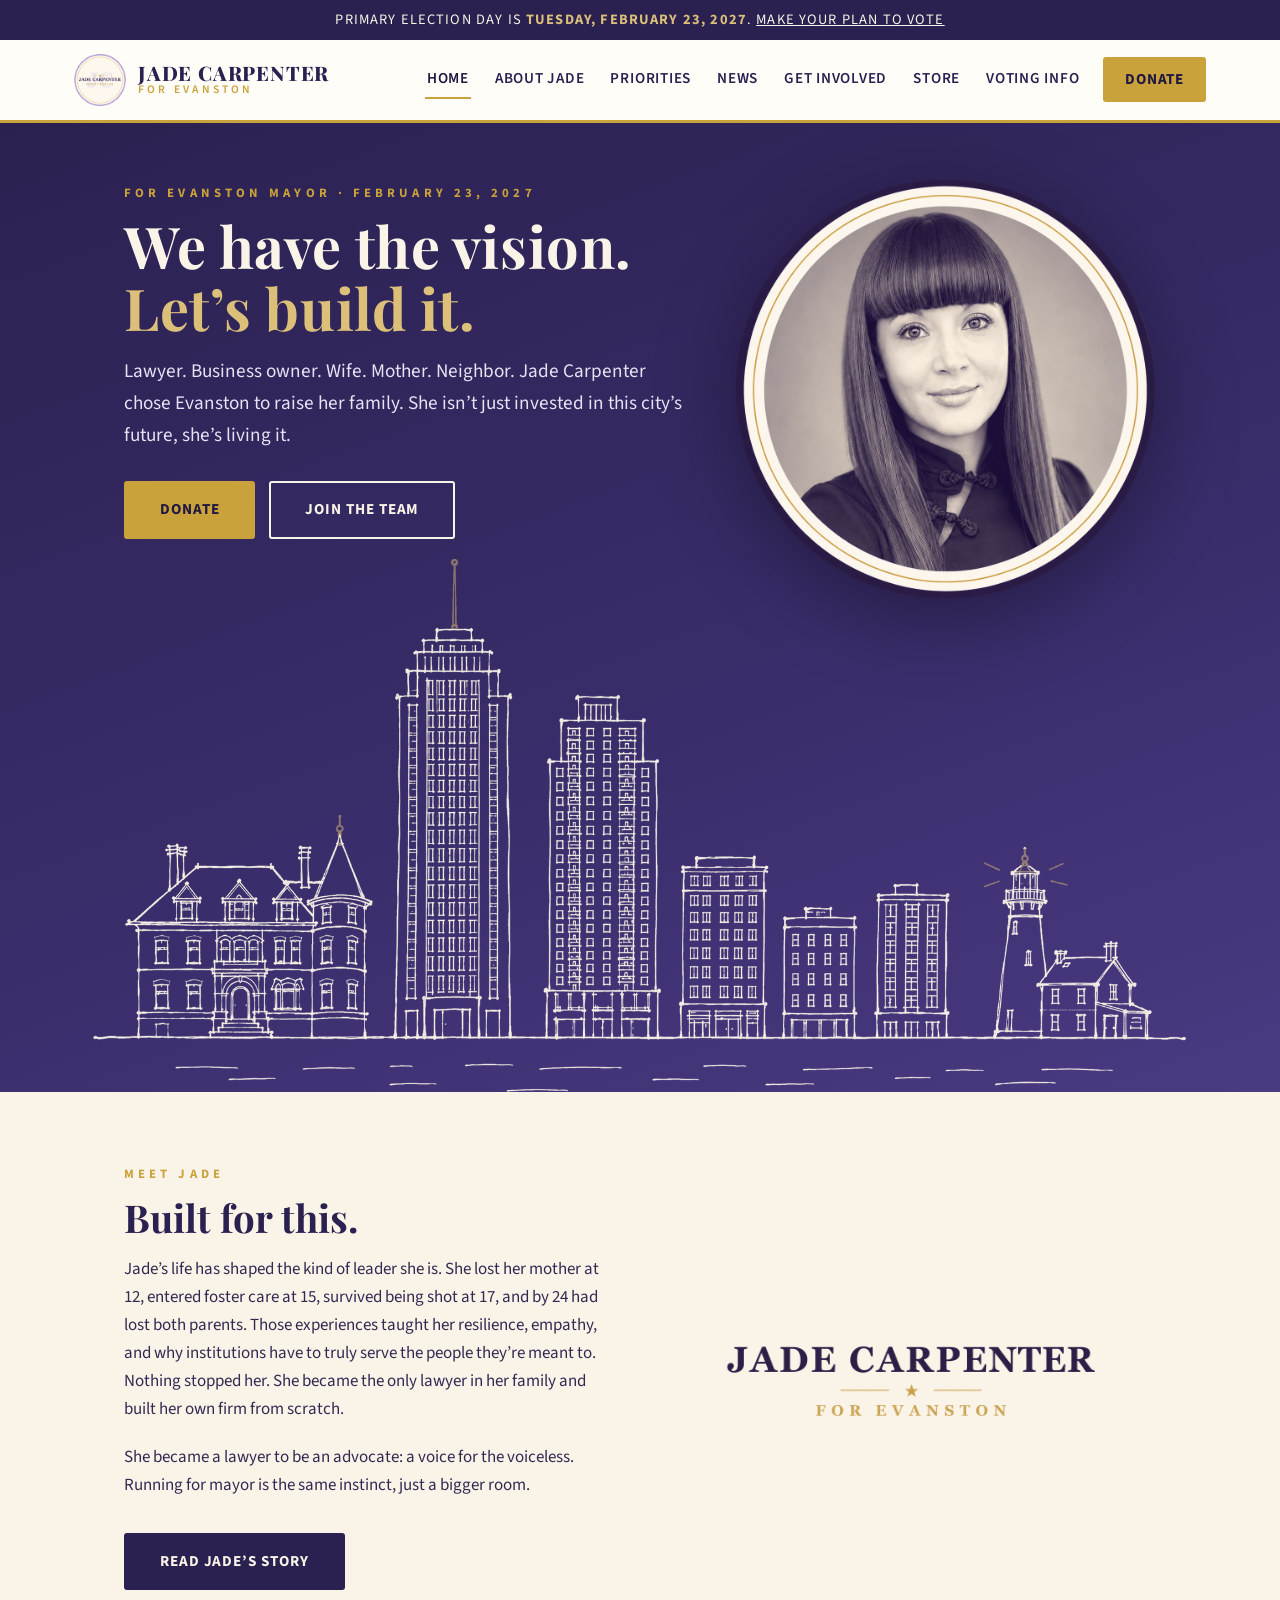
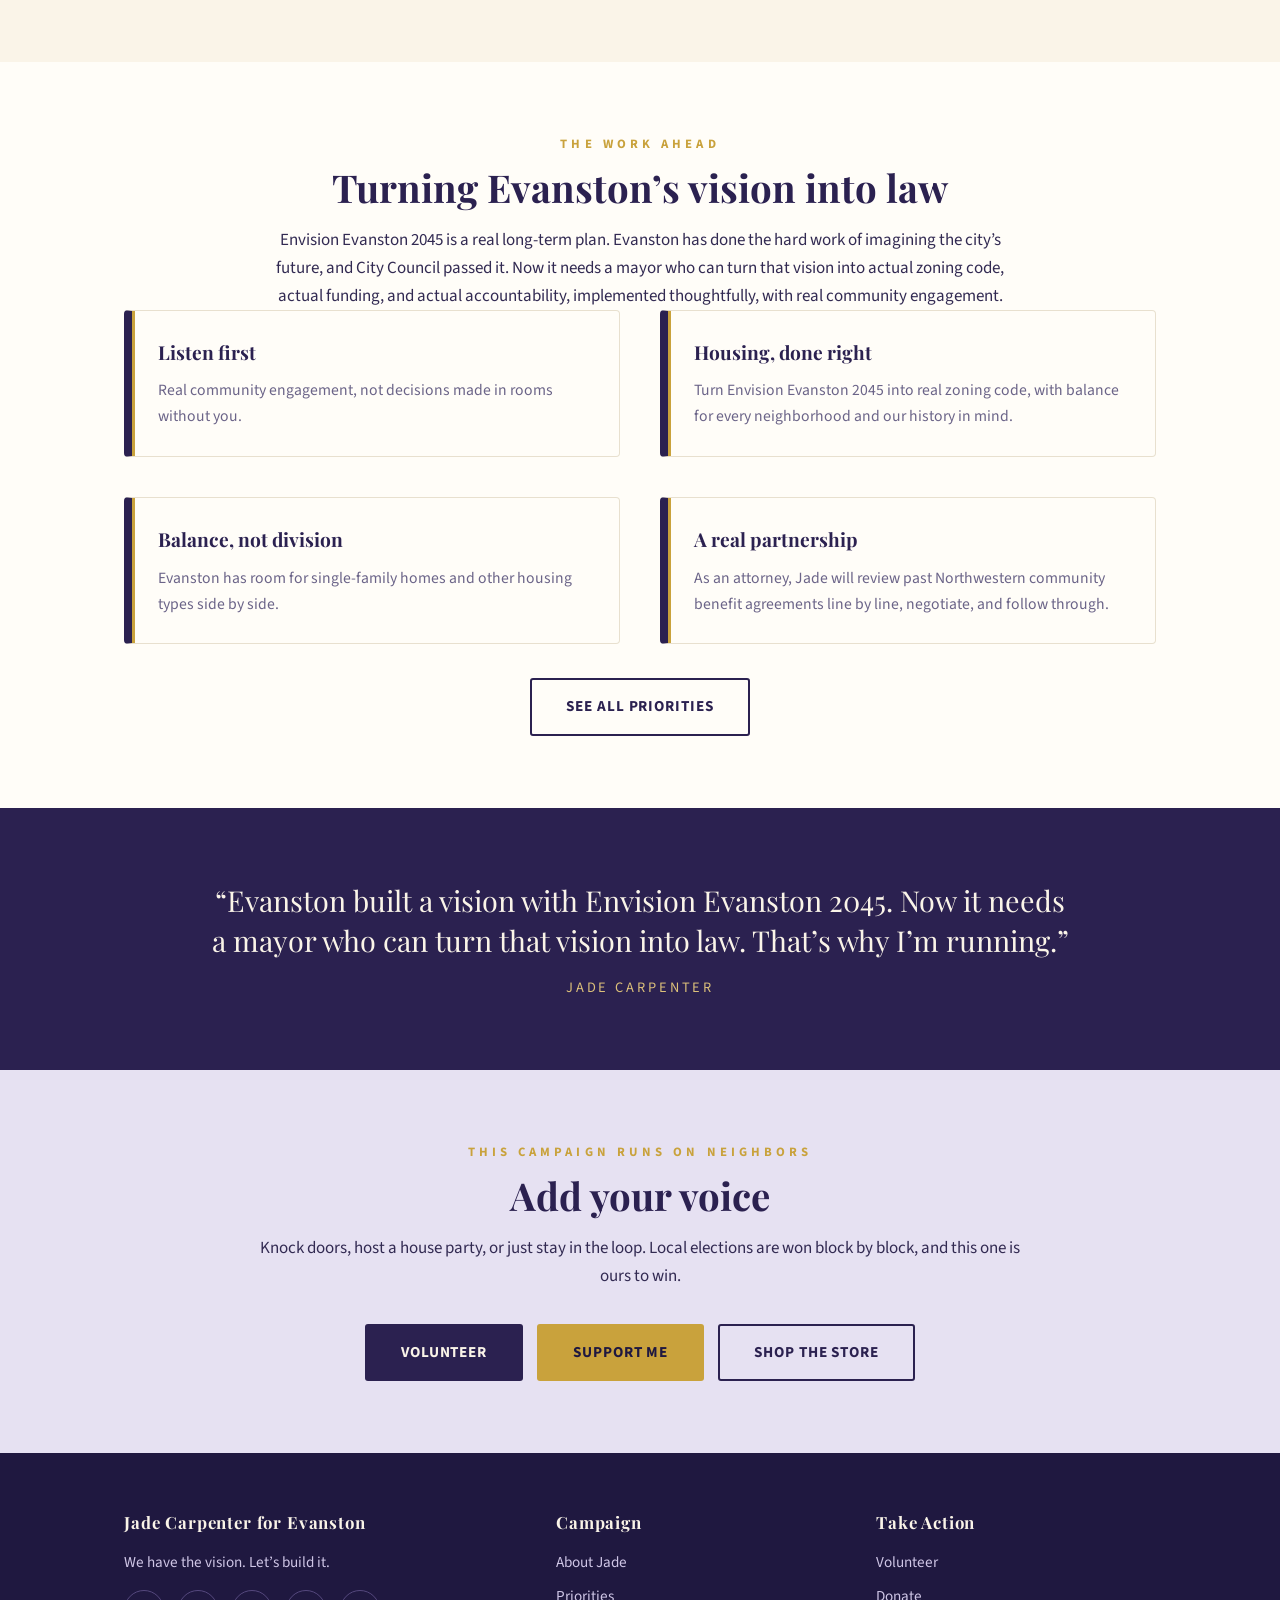
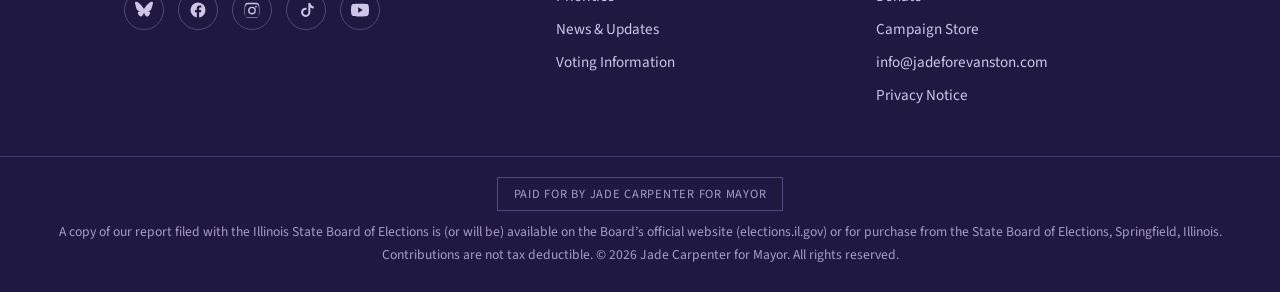
<file: index.html>
<!DOCTYPE html>
<html lang="en">
<head>
<meta charset="UTF-8">
<meta name="viewport" content="width=device-width, initial-scale=1.0">
<title>Jade Carpenter for Evanston Mayor | We have the vision. Let's build it.</title>
<meta name="description" content="Jade Carpenter is running for Mayor of Evanston. Lawyer, mother, neighbor. We have the vision. Let's build it. Election Day: February 23, 2027.">
<link rel="preconnect" href="https://fonts.googleapis.com">
<link href="https://fonts.googleapis.com/css2?family=Playfair+Display:wght@600;700;800&family=Source+Sans+3:wght@400;600;700&display=swap" rel="stylesheet">
<link rel="stylesheet" href="css/style.css?v=4">
<link rel="icon" type="image/png" href="assets/emblem-circle-v1.png">
  <link rel="canonical" href="https://jadeforevanston.com/">
  <link rel="icon" href="favicon.ico" sizes="any">
  <link rel="icon" href="assets/favicon-256.png" type="image/png">
  <meta property="og:type" content="website">
  <meta property="og:site_name" content="Jade Carpenter for Mayor">
  <meta property="og:title" content="Jade Carpenter for Mayor of Evanston | Jade Carpenter for Evanston">
  <meta property="og:description" content="We have the vision. Let’s build it. Jade Carpenter is running for Mayor of Evanston.">
  <meta property="og:url" content="https://jadeforevanston.com/">
  <meta property="og:image" content="https://jadeforevanston.com/assets/og-card-v3.png">
  <meta property="og:image:width" content="1200">
  <meta property="og:image:height" content="630">
  <meta name="twitter:card" content="summary_large_image">
  <meta name="twitter:title" content="Jade Carpenter for Mayor of Evanston | Jade Carpenter for Evanston">
  <meta name="twitter:description" content="We have the vision. Let’s build it. Jade Carpenter is running for Mayor of Evanston.">
  <meta name="twitter:image" content="https://jadeforevanston.com/assets/og-card-v3.png">
<noscript><style>
  /* JS off: no way to open the menu, so show the plain nav and hide the button. */
  @media (max-width: 860px) {
    nav.main { max-height: none; opacity: 1; visibility: visible; overflow: visible; }
    .navtoggle { display: none; }
  }
</style></noscript>
</head>
<body>

<div class="announce">Primary Election Day is <strong>Tuesday, February 23, 2027</strong>. <a href="vote.html" style="color:inherit">Make your plan to vote</a></div>

<header class="site">
  <div class="navwrap">
    <a class="brand" href="index.html">
      <img src="assets/emblem-circle-v1.png" alt="Jade Carpenter for Evanston campaign emblem">
      <span class="brand-text">
        <span class="brand-name">Jade Carpenter</span>
        <span class="brand-sub">For Evanston</span>
      </span>
    </a>
    <button class="navtoggle" id="navtoggle" type="button" aria-label="Open menu" aria-expanded="false" aria-controls="mainnav"><span></span><span></span><span></span></button>
    <nav class="main" id="mainnav" aria-label="Main navigation">
      <a href="index.html" class="active">Home</a>
      <a href="about.html">About Jade</a>
      <a href="issues.html">Priorities</a>
      <a href="news.html">News</a>
      <a href="volunteer.html">Get Involved</a>
      <a href="store.html">Store</a>
      <a href="vote.html">Voting Info</a>
      <a class="donate" href="https://secure.actblue.com/donate/jade-carpenter-1" target="_blank" rel="noopener">Donate</a>
    </nav>
  </div>
</header>

<main>
  <!-- HERO -->
  <section class="hero">
    <div class="hero-inner">
      <div class="hero-copy">
        <div class="kicker">For Evanston Mayor &middot; February 23, 2027</div>
        <h1>We have the vision.<br><span class="gold">Let&rsquo;s build it.</span></h1>
        <p class="lead">Lawyer. Business owner. Wife. Mother. Neighbor. Jade Carpenter chose Evanston to raise her family. She isn&rsquo;t just invested in this city&rsquo;s future, she&rsquo;s living it.</p>
        <div class="cta-row">
          <a class="btn btn-gold" href="https://secure.actblue.com/donate/jade-carpenter-1" target="_blank" rel="noopener">Donate</a>
          <a class="btn btn-outline" href="volunteer.html">Join the Team</a>
        </div>
      </div>
      <div class="hero-portrait">
        <img src="assets/portrait-medallion.png" alt="Portrait of Jade Carpenter, candidate for Mayor of Evanston">
      </div>
    </div>
    <img class="hero-skyline" src="assets/skyline-cream.png"
         alt="Hand-drawn illustration of the Evanston skyline and Grosse Point Lighthouse">
  </section>

  <!-- INTRO -->
  <section class="band cream">
    <div class="container grid-2">
      <div>
        <div class="kicker">Meet Jade</div>
        <h2 class="section-title">Built for this.</h2>
        <p>Jade&rsquo;s life has shaped the kind of leader she is. She lost her mother at 12, entered foster care at 15, survived being shot at 17, and by 24 had lost both parents. Those experiences taught her resilience, empathy, and why institutions have to truly serve the people they&rsquo;re meant to. Nothing stopped her. She became the only lawyer in her family and built her own firm from scratch.</p>
        <p class="mt-2">She became a lawyer to be an advocate: a voice for the voiceless. Running for mayor is the same instinct, just a bigger room.</p>
        <a class="btn btn-ink mt-3" href="about.html">Read Jade&rsquo;s Story</a>
      </div>
      <div>
        <img src="assets/banner1.png" alt="Jade Carpenter for Evanston wordmark" class="banner-flush">
      </div>
    </div>
  </section>

  <!-- PRIORITIES -->
  <section class="band white">
    <div class="container">
      <div class="center">
        <div class="kicker">The Work Ahead</div>
        <h2 class="section-title">Turning Evanston&rsquo;s vision into law</h2>
        <p class="narrow">Envision Evanston 2045 is a real long-term plan. Evanston has done the hard work of imagining the city&rsquo;s future, and City Council passed it. Now it needs a mayor who can turn that vision into actual zoning code, actual funding, and actual accountability, implemented thoughtfully, with real community engagement.</p>
      </div>
      <div class="grid-2">
        <div class="card">
          <h3>Listen first</h3>
          <p>Real community engagement, not decisions made in rooms without you.</p>
        </div>
        <div class="card">
          <h3>Housing, done right</h3>
          <p>Turn Envision Evanston 2045 into real zoning code, with balance for every neighborhood and our history in mind.</p>
        </div>
        <div class="card">
          <h3>Balance, not division</h3>
          <p>Evanston has room for single-family homes and other housing types side by side.</p>
        </div>
        <div class="card">
          <h3>A real partnership</h3>
          <p>As an attorney, Jade will review past Northwestern community benefit agreements line by line, negotiate, and follow through.</p>
        </div>
      </div>
      <div class="center mt-3"><a class="btn btn-outline-ink" href="issues.html">See All Priorities</a></div>
    </div>
  </section>

  <!-- QUOTE -->
  <section class="band ink">
    <div class="container">
      <blockquote class="pull">
        &ldquo;Evanston built a vision with Envision Evanston 2045. Now it needs a mayor who can turn that vision into law. That&rsquo;s why I&rsquo;m running.&rdquo;
        <cite>Jade Carpenter</cite>
      </blockquote>
    </div>
  </section>

  <!-- GET INVOLVED -->
  <section class="band lavender">
    <div class="container center">
      <div class="kicker">This Campaign Runs on Neighbors</div>
      <h2 class="section-title">Add your voice</h2>
      <p class="narrow">Knock doors, host a house party, or just stay in the loop. Local elections are won block by block, and this one is ours to win.</p>
      <div class="cta-row mt-3" style="justify-content:center; display:flex; gap:14px; flex-wrap:wrap;">
        <a class="btn btn-ink" href="volunteer.html">Volunteer</a>
        <a class="btn btn-gold" href="https://secure.actblue.com/donate/jade-carpenter-1" target="_blank" rel="noopener">Support Me</a>
        <a class="btn btn-outline-ink" href="store.html">Shop the Store</a>
      </div>
    </div>
  </section>
</main>

<footer class="site">
  <div class="container cols">
    <div>
      <h4>Jade Carpenter for Evanston</h4>
      <p>We have the vision. Let&rsquo;s build it.</p>
      <div class="social-row">
        <a href="https://bsky.app/profile/jadeforevanston.bsky.social" aria-label="Bluesky" target="_blank" rel="noopener"><svg viewBox="0 0 24 24"><path d="M12 10.8c-1.1-2.2-4.1-6.3-6.9-8.3C2.4.6 1.4.9.7 1.2 0 1.6-.2 2.7.1 3.4c.2.7 1.4 6 2.3 7.7 1.1 2.2 3.2 2.9 5.2 2.7-3 .4-5.6 1.5-2.2 5.4 3.8 4 5.2-.9 6.6-3.5 1.4 2.6 2.9 7.6 6.5 3.5 3.5-3.9.9-5-2.1-5.4 2 .2 4.1-.5 5.2-2.7.9-1.7 2.1-7 2.3-7.7.3-.7.1-1.8-.6-2.2-.7-.3-1.7-.6-4.4 1.3-2.8 2-5.8 6.1-6.9 8.3z"/></svg></a>
        <a href="https://www.facebook.com/JadeForEvanston" aria-label="Facebook" target="_blank" rel="noopener"><svg viewBox="0 0 24 24"><path d="M22 12a10 10 0 1 0-11.6 9.9v-7H7.9V12h2.5V9.8c0-2.5 1.5-3.9 3.8-3.9 1.1 0 2.2.2 2.2.2v2.5h-1.3c-1.2 0-1.6.8-1.6 1.6V12h2.8l-.4 2.9h-2.4v7A10 10 0 0 0 22 12z"/></svg></a>
        <a href="https://www.instagram.com/jadeforevanston" aria-label="Instagram" target="_blank" rel="noopener"><svg viewBox="0 0 24 24"><path d="M12 2.2c3.2 0 3.6 0 4.8.1 1.2.1 1.9.2 2.3.4.6.2 1 .5 1.4.9.4.4.7.8.9 1.4.2.4.4 1.1.4 2.3.1 1.3.1 1.6.1 4.8s0 3.6-.1 4.8c-.1 1.2-.2 1.9-.4 2.3-.2.6-.5 1-.9 1.4-.4.4-.8.7-1.4.9-.4.2-1.1.4-2.3.4-1.3.1-1.6.1-4.8.1s-3.6 0-4.8-.1c-1.2-.1-1.9-.2-2.3-.4-.6-.2-1-.5-1.4-.9-.4-.4-.7-.8-.9-1.4-.2-.4-.4-1.1-.4-2.3-.1-1.3-.1-1.6-.1-4.8s0-3.6.1-4.8c.1-1.2.2-1.9.4-2.3.2-.6.5-1 .9-1.4.4-.4.8-.7 1.4-.9.4-.2 1.1-.4 2.3-.4 1.3-.1 1.6-.1 4.8-.1zm0 2c-3.1 0-3.5 0-4.7.1-1.1.1-1.7.2-2.1.4-.5.2-.9.4-1.2.8-.4.4-.6.7-.8 1.2-.2.4-.3 1-.4 2.1-.1 1.2-.1 1.6-.1 4.7s0 3.5.1 4.7c.1 1.1.2 1.7.4 2.1.2.5.4.9.8 1.2.4.4.7.6 1.2.8.4.2 1 .3 2.1.4 1.2.1 1.6.1 4.7.1s3.5 0 4.7-.1c1.1-.1 1.7-.2 2.1-.4.5-.2.9-.4 1.2-.8.4-.4.6-.7.8-1.2.2-.4.3-1 .4-2.1.1-1.2.1-1.6.1-4.7s0-3.5-.1-4.7c-.1-1.1-.2-1.7-.4-2.1-.2-.5-.4-.9-.8-1.2-.4-.4-.7-.6-1.2-.8-.4-.2-1-.3-2.1-.4-1.2-.1-1.6-.1-4.7-.1zm0 3.4a5.1 5.1 0 1 1 0 10.3 5.1 5.1 0 0 1 0-10.3zm0 8.5a3.3 3.3 0 1 0 0-6.7 3.3 3.3 0 0 0 0 6.7zm6.5-8.7a1.2 1.2 0 1 1-2.4 0 1.2 1.2 0 0 1 2.4 0z"/></svg></a>
        <a href="https://www.tiktok.com/@jadeforevanston" aria-label="TikTok" target="_blank" rel="noopener"><svg viewBox="0 0 24 24"><path d="M16.6 2h3.1c.2 1.2.8 2.9 2.2 4 .9.8 2 1.3 3.1 1.5v3.2c-1.9-.1-3.7-.7-5.3-1.8v7.6a7.2 7.2 0 1 1-7.2-7.2c.4 0 .8 0 1.2.1v3.3a4 4 0 1 0 2.9 3.8V2z" transform="scale(0.86) translate(1,1)"/></svg></a>
        <a href="https://www.youtube.com/@jadeforevanston" aria-label="YouTube" target="_blank" rel="noopener"><svg viewBox="0 0 24 24"><path d="M23.5 6.2a3 3 0 0 0-2.1-2.1C19.5 3.5 12 3.5 12 3.5s-7.5 0-9.4.6A3 3 0 0 0 .5 6.2 31.3 31.3 0 0 0 0 12c0 2 .2 3.9.5 5.8a3 3 0 0 0 2.1 2.1c1.9.6 9.4.6 9.4.6s7.5 0 9.4-.6a3 3 0 0 0 2.1-2.1c.3-1.9.5-3.8.5-5.8 0-2-.2-3.9-.5-5.8zM9.6 15.6V8.4L15.8 12l-6.2 3.6z"/></svg></a>
      </div>
    </div>
    <div>
      <h4>Campaign</h4>
      <ul>
        <li><a href="about.html">About Jade</a></li>
        <li><a href="issues.html">Priorities</a></li>
        <li><a href="news.html">News &amp; Updates</a></li>
        <li><a href="vote.html">Voting Information</a></li>
      </ul>
    </div>
    <div>
      <h4>Take Action</h4>
      <ul>
        <li><a href="volunteer.html">Volunteer</a></li>
        <li><a href="https://secure.actblue.com/donate/jade-carpenter-1" target="_blank" rel="noopener">Donate</a></li>
        <li><a href="store.html">Campaign Store</a></li>
        <li><a href="mailto:info@jadeforevanston.com">info@jadeforevanston.com</a></li>
        <li><a href="privacy.html">Privacy Notice</a></li>
      </ul>
    </div>
  </div>
  <div class="disclaimer">
    <span class="paidfor">Paid for by Jade Carpenter for Mayor</span><br>
    A copy of our report filed with the Illinois State Board of Elections is (or will be) available on the Board&rsquo;s official website (elections.il.gov) or for purchase from the State Board of Elections, Springfield, Illinois.<br>
    Contributions are not tax deductible. &copy; 2026 Jade Carpenter for Mayor. All rights reserved.
  </div>
</footer>

<script src="assets/attrib.js?v=4" defer></script>
<script src="assets/nav.js?v=4" defer></script>
</body>
</html>
</file>
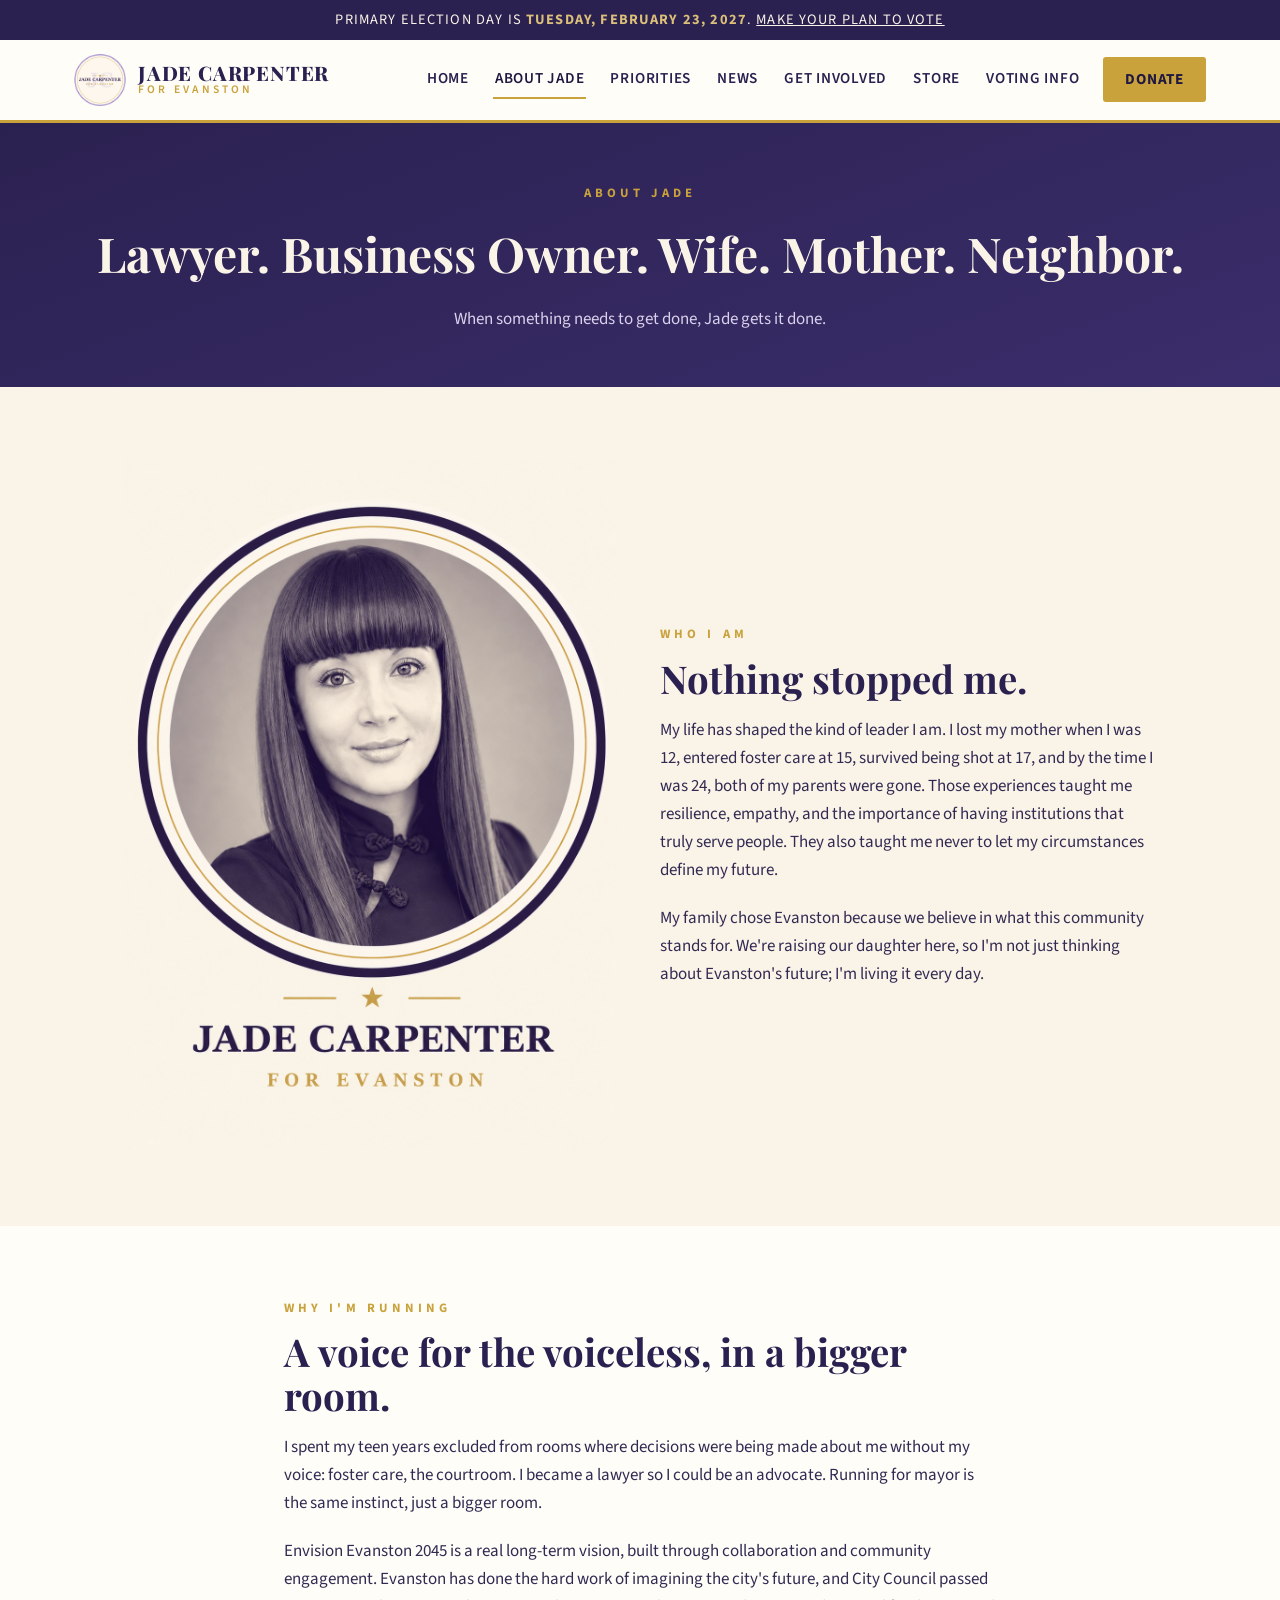
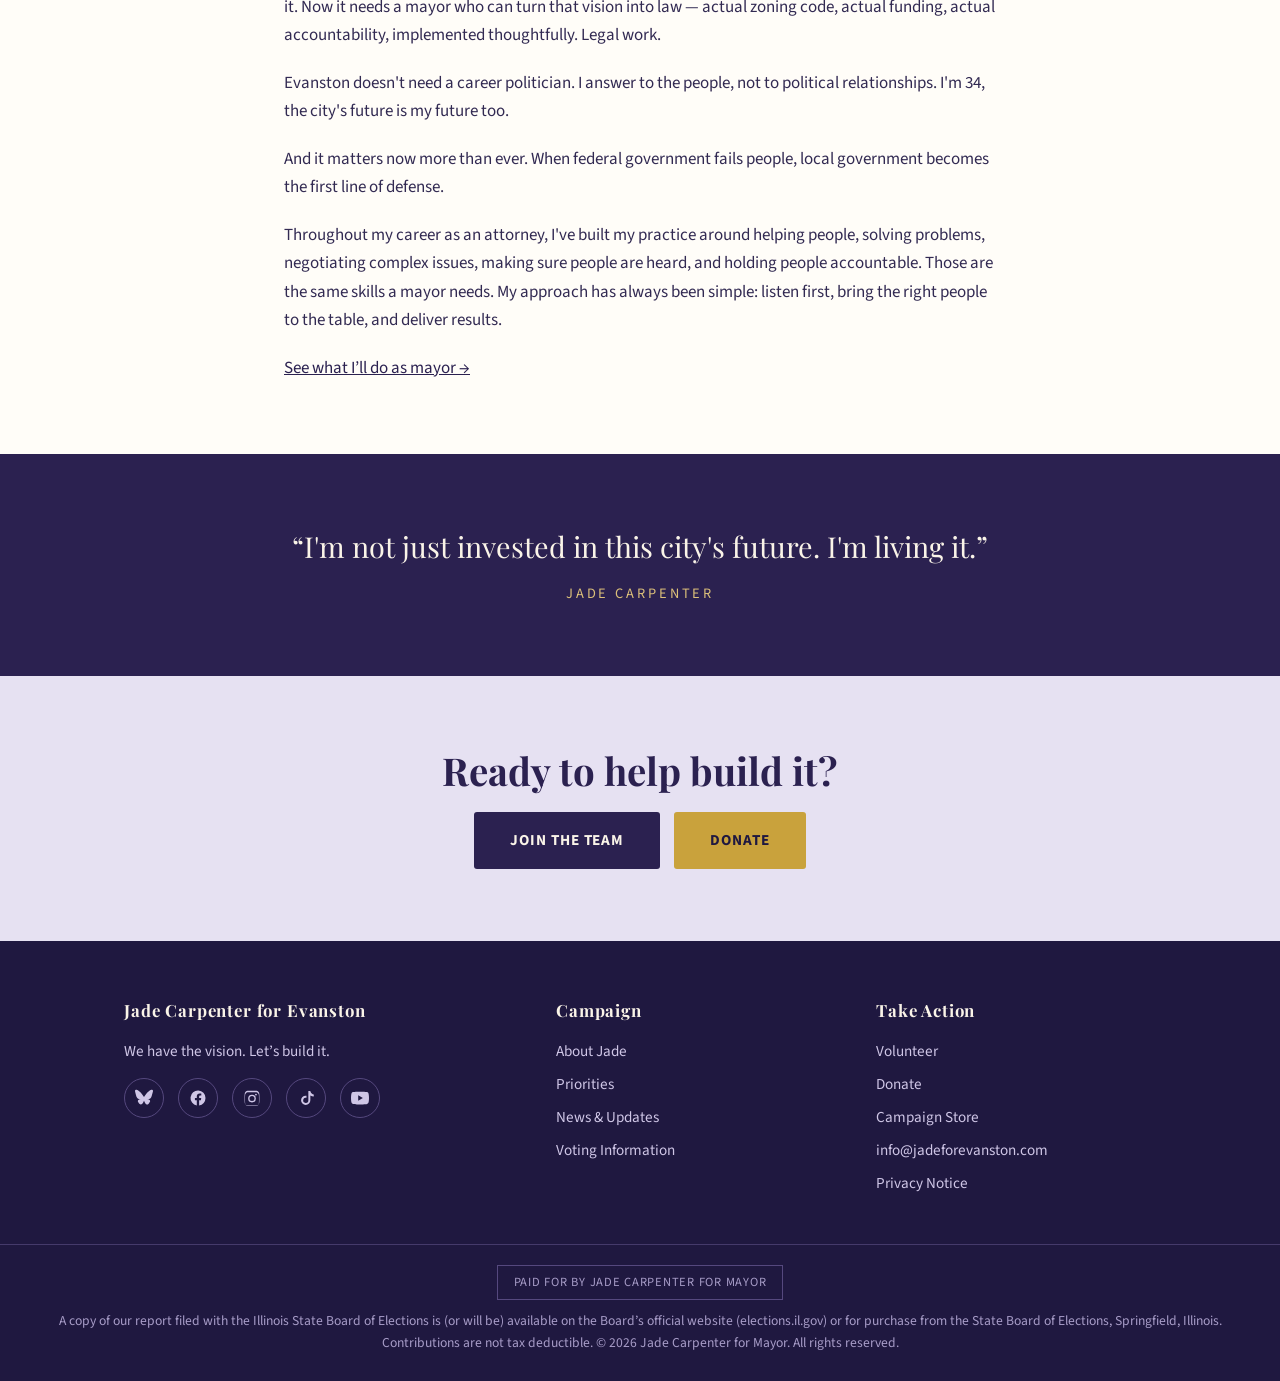
<file: about.html>
<!DOCTYPE html>
<html lang="en">
<head>
<meta charset="UTF-8">
<meta name="viewport" content="width=device-width, initial-scale=1.0">
<title>About Jade | Jade Carpenter for Evanston Mayor</title>
<meta name="description" content="Jade Carpenter's story: lawyer, wife, mother, neighbor, running for Mayor of Evanston.">
<link rel="preconnect" href="https://fonts.googleapis.com">
<link href="https://fonts.googleapis.com/css2?family=Playfair+Display:wght@600;700;800&family=Source+Sans+3:wght@400;600;700&display=swap" rel="stylesheet">
<link rel="stylesheet" href="css/style.css?v=4">
<link rel="icon" type="image/png" href="assets/emblem-circle-v1.png">
  <link rel="canonical" href="https://jadeforevanston.com/about.html">
  <link rel="icon" href="favicon.ico" sizes="any">
  <link rel="icon" href="assets/favicon-256.png" type="image/png">
  <meta property="og:type" content="website">
  <meta property="og:site_name" content="Jade Carpenter for Mayor">
  <meta property="og:title" content="About Jade Carpenter | Jade Carpenter for Evanston">
  <meta property="og:description" content="Lawyer, wife, mother, neighbor, and candidate for Mayor of Evanston.">
  <meta property="og:url" content="https://jadeforevanston.com/about.html">
  <meta property="og:image" content="https://jadeforevanston.com/assets/og-card-v3.png">
  <meta property="og:image:width" content="1200">
  <meta property="og:image:height" content="630">
  <meta name="twitter:card" content="summary_large_image">
  <meta name="twitter:title" content="About Jade Carpenter | Jade Carpenter for Evanston">
  <meta name="twitter:description" content="Lawyer, wife, mother, neighbor, and candidate for Mayor of Evanston.">
  <meta name="twitter:image" content="https://jadeforevanston.com/assets/og-card-v3.png">
<noscript><style>
  /* JS off: no way to open the menu, so show the plain nav and hide the button. */
  @media (max-width: 860px) {
    nav.main { max-height: none; opacity: 1; visibility: visible; overflow: visible; }
    .navtoggle { display: none; }
  }
</style></noscript>
</head>
<body>

<div class="announce">Primary Election Day is <strong>Tuesday, February 23, 2027</strong>. <a href="vote.html" style="color:inherit">Make your plan to vote</a></div>

<header class="site">
  <div class="navwrap">
    <a class="brand" href="index.html">
      <img src="assets/emblem-circle-v1.png" alt="Jade Carpenter for Evanston campaign emblem">
      <span class="brand-text">
        <span class="brand-name">Jade Carpenter</span>
        <span class="brand-sub">For Evanston</span>
      </span>
    </a>
    <button class="navtoggle" id="navtoggle" type="button" aria-label="Open menu" aria-expanded="false" aria-controls="mainnav"><span></span><span></span><span></span></button>
    <nav class="main" id="mainnav" aria-label="Main navigation">
      <a href="index.html">Home</a>
      <a href="about.html" class="active">About Jade</a>
      <a href="issues.html">Priorities</a>
      <a href="news.html">News</a>
      <a href="volunteer.html">Get Involved</a>
      <a href="store.html">Store</a>
      <a href="vote.html">Voting Info</a>
      <a class="donate" href="https://secure.actblue.com/donate/jade-carpenter-1" target="_blank" rel="noopener">Donate</a>
    </nav>
  </div>
</header>

<main>

<div class="page-hero">
  <div class="kicker">About Jade</div>
  <h1>Lawyer. Business Owner. Wife. Mother. Neighbor.</h1>
  <p>When something needs to get done, Jade gets it done.</p>
</div>

<section class="band cream">
  <div class="container grid-2">
    <div><img src="assets/photoadvert1.png" alt="Campaign poster: a portrait of Jade Carpenter above the words Jade Carpenter, For Evanston" class="poster-flush"></div>
    <div>
      <div class="kicker">Who I Am</div>
      <h2 class="section-title">Nothing stopped me.</h2>
      <p>My life has shaped the kind of leader I am. I lost my mother when I was 12, entered foster care at 15, survived being shot at 17, and by the time I was 24, both of my parents were gone. Those experiences taught me resilience, empathy, and the importance of having institutions that truly serve people. They also taught me never to let my circumstances define my future.</p>
      <p class="mt-2">My family chose Evanston because we believe in what this community stands for. We're raising our daughter here, so I'm not just thinking about Evanston's future; I'm living it every day.</p>
    </div>
  </div>
</section>

<section class="band white">
  <div class="container narrow">
    <div class="kicker">Why I'm Running</div>
    <h2 class="section-title">A voice for the voiceless, in a bigger room.</h2>
    <p>I spent my teen years excluded from rooms where decisions were being made about me without my voice: foster care, the courtroom. I became a lawyer so I could be an advocate. Running for mayor is the same instinct, just a bigger room.</p>
    <p class="mt-2">Envision Evanston 2045 is a real long-term vision, built through collaboration and community engagement. Evanston has done the hard work of imagining the city's future, and City Council passed it. Now it needs a mayor who can turn that vision into law &mdash; actual zoning code, actual funding, actual accountability, implemented thoughtfully. Legal work.</p>
    <p class="mt-2">Evanston doesn't need a career politician. I answer to the people, not to political relationships. I'm 34, the city's future is my future too.</p>
    <p class="mt-2">And it matters now more than ever. When federal government fails people, local government becomes the first line of defense.</p>
    <p class="mt-2">Throughout my career as an attorney, I've built my practice around helping people, solving problems, negotiating complex issues, making sure people are heard, and holding people accountable. Those are the same skills a mayor needs. My approach has always been simple: listen first, bring the right people to the table, and deliver results.</p>
    <p class="mt-2"><a href="issues.html">See what I&rsquo;ll do as mayor &rarr;</a></p>
  </div>
</section>

<section class="band ink">
  <div class="container">
    <blockquote class="pull">&ldquo;I'm not just invested in this city's future. I'm living it.&rdquo;<cite>Jade Carpenter</cite></blockquote>
  </div>
</section>

<section class="band lavender">
  <div class="container center">
    <h2 class="section-title">Ready to help build it?</h2>
    <div style="display:flex; gap:14px; justify-content:center; flex-wrap:wrap;" class="mt-2">
      <a class="btn btn-ink" href="volunteer.html">Join the Team</a>
      <a class="btn btn-gold" href="https://secure.actblue.com/donate/jade-carpenter-1" target="_blank" rel="noopener">Donate</a>
    </div>
  </div>
</section>

</main>

<footer class="site">
  <div class="container cols">
    <div>
      <h4>Jade Carpenter for Evanston</h4>
      <p>We have the vision. Let&rsquo;s build it.</p>
      <div class="social-row">
        <a href="https://bsky.app/profile/jadeforevanston.bsky.social" aria-label="Bluesky" target="_blank" rel="noopener"><svg viewBox="0 0 24 24"><path d="M12 10.8c-1.1-2.2-4.1-6.3-6.9-8.3C2.4.6 1.4.9.7 1.2 0 1.6-.2 2.7.1 3.4c.2.7 1.4 6 2.3 7.7 1.1 2.2 3.2 2.9 5.2 2.7-3 .4-5.6 1.5-2.2 5.4 3.8 4 5.2-.9 6.6-3.5 1.4 2.6 2.9 7.6 6.5 3.5 3.5-3.9.9-5-2.1-5.4 2 .2 4.1-.5 5.2-2.7.9-1.7 2.1-7 2.3-7.7.3-.7.1-1.8-.6-2.2-.7-.3-1.7-.6-4.4 1.3-2.8 2-5.8 6.1-6.9 8.3z"/></svg></a>
        <a href="https://www.facebook.com/JadeForEvanston" aria-label="Facebook" target="_blank" rel="noopener"><svg viewBox="0 0 24 24"><path d="M22 12a10 10 0 1 0-11.6 9.9v-7H7.9V12h2.5V9.8c0-2.5 1.5-3.9 3.8-3.9 1.1 0 2.2.2 2.2.2v2.5h-1.3c-1.2 0-1.6.8-1.6 1.6V12h2.8l-.4 2.9h-2.4v7A10 10 0 0 0 22 12z"/></svg></a>
        <a href="https://www.instagram.com/jadeforevanston" aria-label="Instagram" target="_blank" rel="noopener"><svg viewBox="0 0 24 24"><path d="M12 2.2c3.2 0 3.6 0 4.8.1 1.2.1 1.9.2 2.3.4.6.2 1 .5 1.4.9.4.4.7.8.9 1.4.2.4.4 1.1.4 2.3.1 1.3.1 1.6.1 4.8s0 3.6-.1 4.8c-.1 1.2-.2 1.9-.4 2.3-.2.6-.5 1-.9 1.4-.4.4-.8.7-1.4.9-.4.2-1.1.4-2.3.4-1.3.1-1.6.1-4.8.1s-3.6 0-4.8-.1c-1.2-.1-1.9-.2-2.3-.4-.6-.2-1-.5-1.4-.9-.4-.4-.7-.8-.9-1.4-.2-.4-.4-1.1-.4-2.3-.1-1.3-.1-1.6-.1-4.8s0-3.6.1-4.8c.1-1.2.2-1.9.4-2.3.2-.6.5-1 .9-1.4.4-.4.8-.7 1.4-.9.4-.2 1.1-.4 2.3-.4 1.3-.1 1.6-.1 4.8-.1zm0 2c-3.1 0-3.5 0-4.7.1-1.1.1-1.7.2-2.1.4-.5.2-.9.4-1.2.8-.4.4-.6.7-.8 1.2-.2.4-.3 1-.4 2.1-.1 1.2-.1 1.6-.1 4.7s0 3.5.1 4.7c.1 1.1.2 1.7.4 2.1.2.5.4.9.8 1.2.4.4.7.6 1.2.8.4.2 1 .3 2.1.4 1.2.1 1.6.1 4.7.1s3.5 0 4.7-.1c1.1-.1 1.7-.2 2.1-.4.5-.2.9-.4 1.2-.8.4-.4.6-.7.8-1.2.2-.4.3-1 .4-2.1.1-1.2.1-1.6.1-4.7s0-3.5-.1-4.7c-.1-1.1-.2-1.7-.4-2.1-.2-.5-.4-.9-.8-1.2-.4-.4-.7-.6-1.2-.8-.4-.2-1-.3-2.1-.4-1.2-.1-1.6-.1-4.7-.1zm0 3.4a5.1 5.1 0 1 1 0 10.3 5.1 5.1 0 0 1 0-10.3zm0 8.5a3.3 3.3 0 1 0 0-6.7 3.3 3.3 0 0 0 0 6.7zm6.5-8.7a1.2 1.2 0 1 1-2.4 0 1.2 1.2 0 0 1 2.4 0z"/></svg></a>
        <a href="https://www.tiktok.com/@jadeforevanston" aria-label="TikTok" target="_blank" rel="noopener"><svg viewBox="0 0 24 24"><path d="M16.6 2h3.1c.2 1.2.8 2.9 2.2 4 .9.8 2 1.3 3.1 1.5v3.2c-1.9-.1-3.7-.7-5.3-1.8v7.6a7.2 7.2 0 1 1-7.2-7.2c.4 0 .8 0 1.2.1v3.3a4 4 0 1 0 2.9 3.8V2z" transform="scale(0.86) translate(1,1)"/></svg></a>
        <a href="https://www.youtube.com/@jadeforevanston" aria-label="YouTube" target="_blank" rel="noopener"><svg viewBox="0 0 24 24"><path d="M23.5 6.2a3 3 0 0 0-2.1-2.1C19.5 3.5 12 3.5 12 3.5s-7.5 0-9.4.6A3 3 0 0 0 .5 6.2 31.3 31.3 0 0 0 0 12c0 2 .2 3.9.5 5.8a3 3 0 0 0 2.1 2.1c1.9.6 9.4.6 9.4.6s7.5 0 9.4-.6a3 3 0 0 0 2.1-2.1c.3-1.9.5-3.8.5-5.8 0-2-.2-3.9-.5-5.8zM9.6 15.6V8.4L15.8 12l-6.2 3.6z"/></svg></a>
      </div>
    </div>
    <div>
      <h4>Campaign</h4>
      <ul>
        <li><a href="about.html">About Jade</a></li>
        <li><a href="issues.html">Priorities</a></li>
        <li><a href="news.html">News &amp; Updates</a></li>
        <li><a href="vote.html">Voting Information</a></li>
      </ul>
    </div>
    <div>
      <h4>Take Action</h4>
      <ul>
        <li><a href="volunteer.html">Volunteer</a></li>
        <li><a href="https://secure.actblue.com/donate/jade-carpenter-1" target="_blank" rel="noopener">Donate</a></li>
        <li><a href="store.html">Campaign Store</a></li>
        <li><a href="mailto:info@jadeforevanston.com">info@jadeforevanston.com</a></li>
        <li><a href="privacy.html">Privacy Notice</a></li>
      </ul>
    </div>
  </div>
  <div class="disclaimer">
    <span class="paidfor">Paid for by Jade Carpenter for Mayor</span><br>
    A copy of our report filed with the Illinois State Board of Elections is (or will be) available on the Board&rsquo;s official website (elections.il.gov) or for purchase from the State Board of Elections, Springfield, Illinois.<br>
    Contributions are not tax deductible. &copy; 2026 Jade Carpenter for Mayor. All rights reserved.
  </div>
</footer>

<script src="assets/attrib.js?v=4" defer></script>
<script src="assets/nav.js?v=4" defer></script>
</body>
</html>
</file>
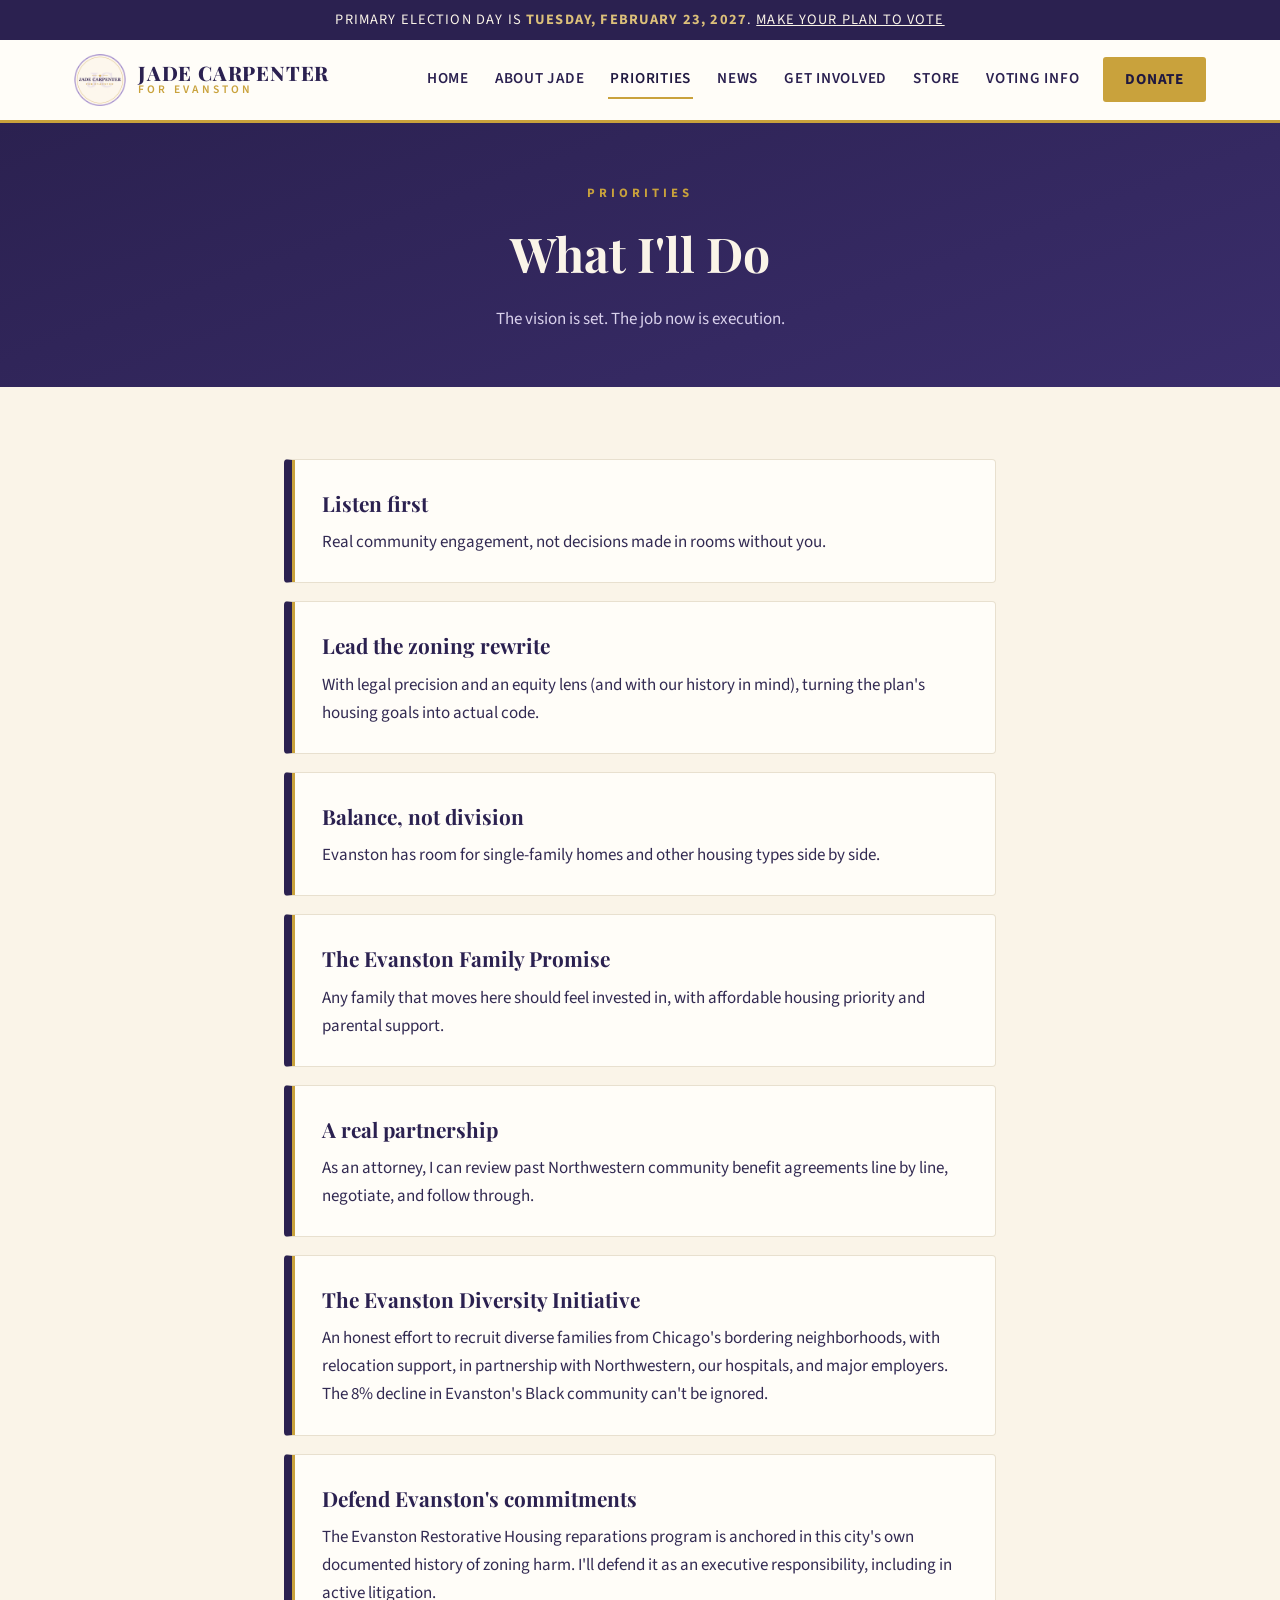
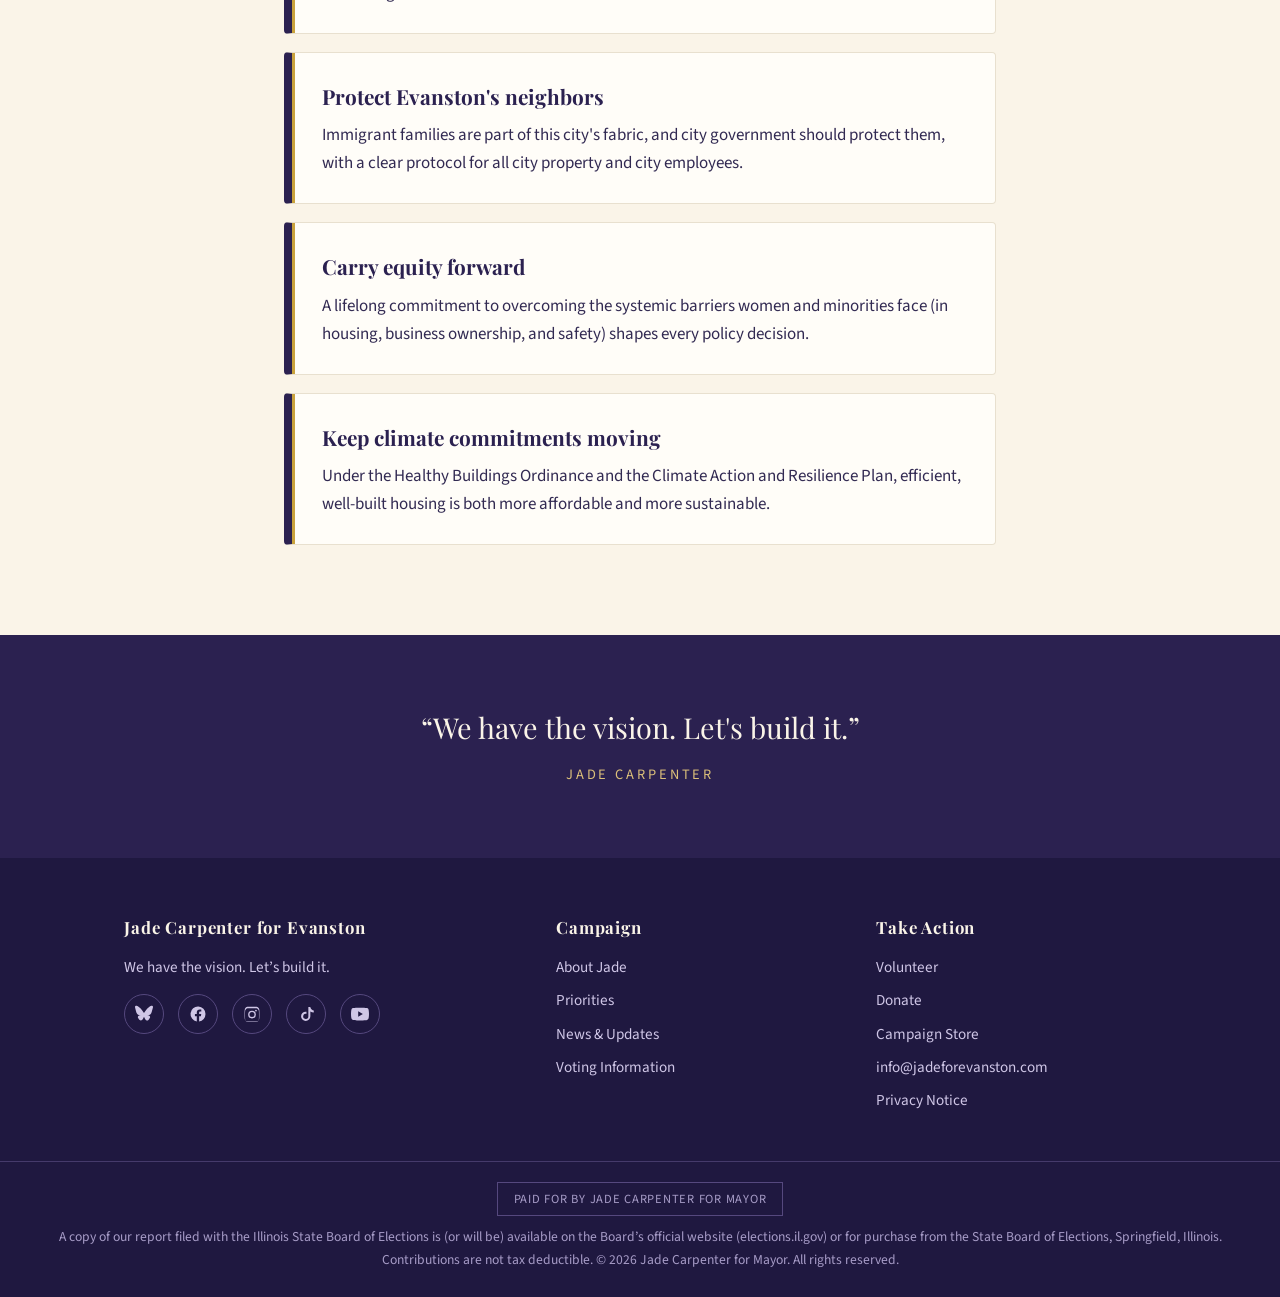
<file: issues.html>
<!DOCTYPE html>
<html lang="en">
<head>
<meta charset="UTF-8">
<meta name="viewport" content="width=device-width, initial-scale=1.0">
<title>Priorities | Jade Carpenter for Evanston Mayor</title>
<meta name="description" content="Jade Carpenter's priorities for Evanston: housing, a real partnership with Northwestern, equity, climate, and community engagement.">
<link rel="preconnect" href="https://fonts.googleapis.com">
<link href="https://fonts.googleapis.com/css2?family=Playfair+Display:wght@600;700;800&family=Source+Sans+3:wght@400;600;700&display=swap" rel="stylesheet">
<link rel="stylesheet" href="css/style.css?v=4">
<link rel="icon" type="image/png" href="assets/emblem-circle-v1.png">
  <link rel="canonical" href="https://jadeforevanston.com/issues.html">
  <link rel="icon" href="favicon.ico" sizes="any">
  <link rel="icon" href="assets/favicon-256.png" type="image/png">
  <meta property="og:type" content="website">
  <meta property="og:site_name" content="Jade Carpenter for Mayor">
  <meta property="og:title" content="Priorities | Jade Carpenter for Evanston">
  <meta property="og:description" content="Listen first. Housing done right. A real partnership with Northwestern.">
  <meta property="og:url" content="https://jadeforevanston.com/issues.html">
  <meta property="og:image" content="https://jadeforevanston.com/assets/og-card-v3.png">
  <meta property="og:image:width" content="1200">
  <meta property="og:image:height" content="630">
  <meta name="twitter:card" content="summary_large_image">
  <meta name="twitter:title" content="Priorities | Jade Carpenter for Evanston">
  <meta name="twitter:description" content="Listen first. Housing done right. A real partnership with Northwestern.">
  <meta name="twitter:image" content="https://jadeforevanston.com/assets/og-card-v3.png">
<noscript><style>
  /* JS off: no way to open the menu, so show the plain nav and hide the button. */
  @media (max-width: 860px) {
    nav.main { max-height: none; opacity: 1; visibility: visible; overflow: visible; }
    .navtoggle { display: none; }
  }
</style></noscript>
</head>
<body>

<div class="announce">Primary Election Day is <strong>Tuesday, February 23, 2027</strong>. <a href="vote.html" style="color:inherit">Make your plan to vote</a></div>

<header class="site">
  <div class="navwrap">
    <a class="brand" href="index.html">
      <img src="assets/emblem-circle-v1.png" alt="Jade Carpenter for Evanston campaign emblem">
      <span class="brand-text">
        <span class="brand-name">Jade Carpenter</span>
        <span class="brand-sub">For Evanston</span>
      </span>
    </a>
    <button class="navtoggle" id="navtoggle" type="button" aria-label="Open menu" aria-expanded="false" aria-controls="mainnav"><span></span><span></span><span></span></button>
    <nav class="main" id="mainnav" aria-label="Main navigation">
      <a href="index.html">Home</a>
      <a href="about.html">About Jade</a>
      <a href="issues.html" class="active">Priorities</a>
      <a href="news.html">News</a>
      <a href="volunteer.html">Get Involved</a>
      <a href="store.html">Store</a>
      <a href="vote.html">Voting Info</a>
      <a class="donate" href="https://secure.actblue.com/donate/jade-carpenter-1" target="_blank" rel="noopener">Donate</a>
    </nav>
  </div>
</header>

<main>

<div class="page-hero">
  <div class="kicker">Priorities</div>
  <h1>What I'll Do</h1>
  <p>The vision is set. The job now is execution.</p>
</div>

<section class="band cream">
  <div class="container narrow">
    <div class="issue"><h3>Listen first</h3><p>Real community engagement, not decisions made in rooms without you.</p></div>
    <div class="issue"><h3>Lead the zoning rewrite</h3><p>With legal precision and an equity lens (and with our history in mind), turning the plan's housing goals into actual code.</p></div>
    <div class="issue"><h3>Balance, not division</h3><p>Evanston has room for single-family homes and other housing types side by side.</p></div>
    <div class="issue"><h3>The Evanston Family Promise</h3><p>Any family that moves here should feel invested in, with affordable housing priority and parental support.</p></div>
    <div class="issue"><h3>A real partnership</h3><p>As an attorney, I can review past Northwestern community benefit agreements line by line, negotiate, and follow through.</p></div>
    <div class="issue"><h3>The Evanston Diversity Initiative</h3><p>An honest effort to recruit diverse families from Chicago's bordering neighborhoods, with relocation support, in partnership with Northwestern, our hospitals, and major employers. The 8% decline in Evanston's Black community can't be ignored.</p></div>
    <div class="issue"><h3>Defend Evanston's commitments</h3><p>The Evanston Restorative Housing reparations program is anchored in this city's own documented history of zoning harm. I'll defend it as an executive responsibility, including in active litigation.</p></div>
    <div class="issue"><h3>Protect Evanston's neighbors</h3><p>Immigrant families are part of this city's fabric, and city government should protect them, with a clear protocol for all city property and city employees.</p></div>
    <div class="issue"><h3>Carry equity forward</h3><p>A lifelong commitment to overcoming the systemic barriers women and minorities face (in housing, business ownership, and safety) shapes every policy decision.</p></div>
    <div class="issue"><h3>Keep climate commitments moving</h3><p>Under the Healthy Buildings Ordinance and the Climate Action and Resilience Plan, efficient, well-built housing is both more affordable and more sustainable.</p></div>
  </div>
</section>

<section class="band ink">
  <div class="container">
    <blockquote class="pull">&ldquo;We have the vision. Let's build it.&rdquo;<cite>Jade Carpenter</cite></blockquote>
  </div>
</section>

</main>

<footer class="site">
  <div class="container cols">
    <div>
      <h4>Jade Carpenter for Evanston</h4>
      <p>We have the vision. Let&rsquo;s build it.</p>
      <div class="social-row">
        <a href="https://bsky.app/profile/jadeforevanston.bsky.social" aria-label="Bluesky" target="_blank" rel="noopener"><svg viewBox="0 0 24 24"><path d="M12 10.8c-1.1-2.2-4.1-6.3-6.9-8.3C2.4.6 1.4.9.7 1.2 0 1.6-.2 2.7.1 3.4c.2.7 1.4 6 2.3 7.7 1.1 2.2 3.2 2.9 5.2 2.7-3 .4-5.6 1.5-2.2 5.4 3.8 4 5.2-.9 6.6-3.5 1.4 2.6 2.9 7.6 6.5 3.5 3.5-3.9.9-5-2.1-5.4 2 .2 4.1-.5 5.2-2.7.9-1.7 2.1-7 2.3-7.7.3-.7.1-1.8-.6-2.2-.7-.3-1.7-.6-4.4 1.3-2.8 2-5.8 6.1-6.9 8.3z"/></svg></a>
        <a href="https://www.facebook.com/JadeForEvanston" aria-label="Facebook" target="_blank" rel="noopener"><svg viewBox="0 0 24 24"><path d="M22 12a10 10 0 1 0-11.6 9.9v-7H7.9V12h2.5V9.8c0-2.5 1.5-3.9 3.8-3.9 1.1 0 2.2.2 2.2.2v2.5h-1.3c-1.2 0-1.6.8-1.6 1.6V12h2.8l-.4 2.9h-2.4v7A10 10 0 0 0 22 12z"/></svg></a>
        <a href="https://www.instagram.com/jadeforevanston" aria-label="Instagram" target="_blank" rel="noopener"><svg viewBox="0 0 24 24"><path d="M12 2.2c3.2 0 3.6 0 4.8.1 1.2.1 1.9.2 2.3.4.6.2 1 .5 1.4.9.4.4.7.8.9 1.4.2.4.4 1.1.4 2.3.1 1.3.1 1.6.1 4.8s0 3.6-.1 4.8c-.1 1.2-.2 1.9-.4 2.3-.2.6-.5 1-.9 1.4-.4.4-.8.7-1.4.9-.4.2-1.1.4-2.3.4-1.3.1-1.6.1-4.8.1s-3.6 0-4.8-.1c-1.2-.1-1.9-.2-2.3-.4-.6-.2-1-.5-1.4-.9-.4-.4-.7-.8-.9-1.4-.2-.4-.4-1.1-.4-2.3-.1-1.3-.1-1.6-.1-4.8s0-3.6.1-4.8c.1-1.2.2-1.9.4-2.3.2-.6.5-1 .9-1.4.4-.4.8-.7 1.4-.9.4-.2 1.1-.4 2.3-.4 1.3-.1 1.6-.1 4.8-.1zm0 2c-3.1 0-3.5 0-4.7.1-1.1.1-1.7.2-2.1.4-.5.2-.9.4-1.2.8-.4.4-.6.7-.8 1.2-.2.4-.3 1-.4 2.1-.1 1.2-.1 1.6-.1 4.7s0 3.5.1 4.7c.1 1.1.2 1.7.4 2.1.2.5.4.9.8 1.2.4.4.7.6 1.2.8.4.2 1 .3 2.1.4 1.2.1 1.6.1 4.7.1s3.5 0 4.7-.1c1.1-.1 1.7-.2 2.1-.4.5-.2.9-.4 1.2-.8.4-.4.6-.7.8-1.2.2-.4.3-1 .4-2.1.1-1.2.1-1.6.1-4.7s0-3.5-.1-4.7c-.1-1.1-.2-1.7-.4-2.1-.2-.5-.4-.9-.8-1.2-.4-.4-.7-.6-1.2-.8-.4-.2-1-.3-2.1-.4-1.2-.1-1.6-.1-4.7-.1zm0 3.4a5.1 5.1 0 1 1 0 10.3 5.1 5.1 0 0 1 0-10.3zm0 8.5a3.3 3.3 0 1 0 0-6.7 3.3 3.3 0 0 0 0 6.7zm6.5-8.7a1.2 1.2 0 1 1-2.4 0 1.2 1.2 0 0 1 2.4 0z"/></svg></a>
        <a href="https://www.tiktok.com/@jadeforevanston" aria-label="TikTok" target="_blank" rel="noopener"><svg viewBox="0 0 24 24"><path d="M16.6 2h3.1c.2 1.2.8 2.9 2.2 4 .9.8 2 1.3 3.1 1.5v3.2c-1.9-.1-3.7-.7-5.3-1.8v7.6a7.2 7.2 0 1 1-7.2-7.2c.4 0 .8 0 1.2.1v3.3a4 4 0 1 0 2.9 3.8V2z" transform="scale(0.86) translate(1,1)"/></svg></a>
        <a href="https://www.youtube.com/@jadeforevanston" aria-label="YouTube" target="_blank" rel="noopener"><svg viewBox="0 0 24 24"><path d="M23.5 6.2a3 3 0 0 0-2.1-2.1C19.5 3.5 12 3.5 12 3.5s-7.5 0-9.4.6A3 3 0 0 0 .5 6.2 31.3 31.3 0 0 0 0 12c0 2 .2 3.9.5 5.8a3 3 0 0 0 2.1 2.1c1.9.6 9.4.6 9.4.6s7.5 0 9.4-.6a3 3 0 0 0 2.1-2.1c.3-1.9.5-3.8.5-5.8 0-2-.2-3.9-.5-5.8zM9.6 15.6V8.4L15.8 12l-6.2 3.6z"/></svg></a>
      </div>
    </div>
    <div>
      <h4>Campaign</h4>
      <ul>
        <li><a href="about.html">About Jade</a></li>
        <li><a href="issues.html">Priorities</a></li>
        <li><a href="news.html">News &amp; Updates</a></li>
        <li><a href="vote.html">Voting Information</a></li>
      </ul>
    </div>
    <div>
      <h4>Take Action</h4>
      <ul>
        <li><a href="volunteer.html">Volunteer</a></li>
        <li><a href="https://secure.actblue.com/donate/jade-carpenter-1" target="_blank" rel="noopener">Donate</a></li>
        <li><a href="store.html">Campaign Store</a></li>
        <li><a href="mailto:info@jadeforevanston.com">info@jadeforevanston.com</a></li>
        <li><a href="privacy.html">Privacy Notice</a></li>
      </ul>
    </div>
  </div>
  <div class="disclaimer">
    <span class="paidfor">Paid for by Jade Carpenter for Mayor</span><br>
    A copy of our report filed with the Illinois State Board of Elections is (or will be) available on the Board&rsquo;s official website (elections.il.gov) or for purchase from the State Board of Elections, Springfield, Illinois.<br>
    Contributions are not tax deductible. &copy; 2026 Jade Carpenter for Mayor. All rights reserved.
  </div>
</footer>

<script src="assets/attrib.js?v=4" defer></script>
<script src="assets/nav.js?v=4" defer></script>
</body>
</html>
</file>
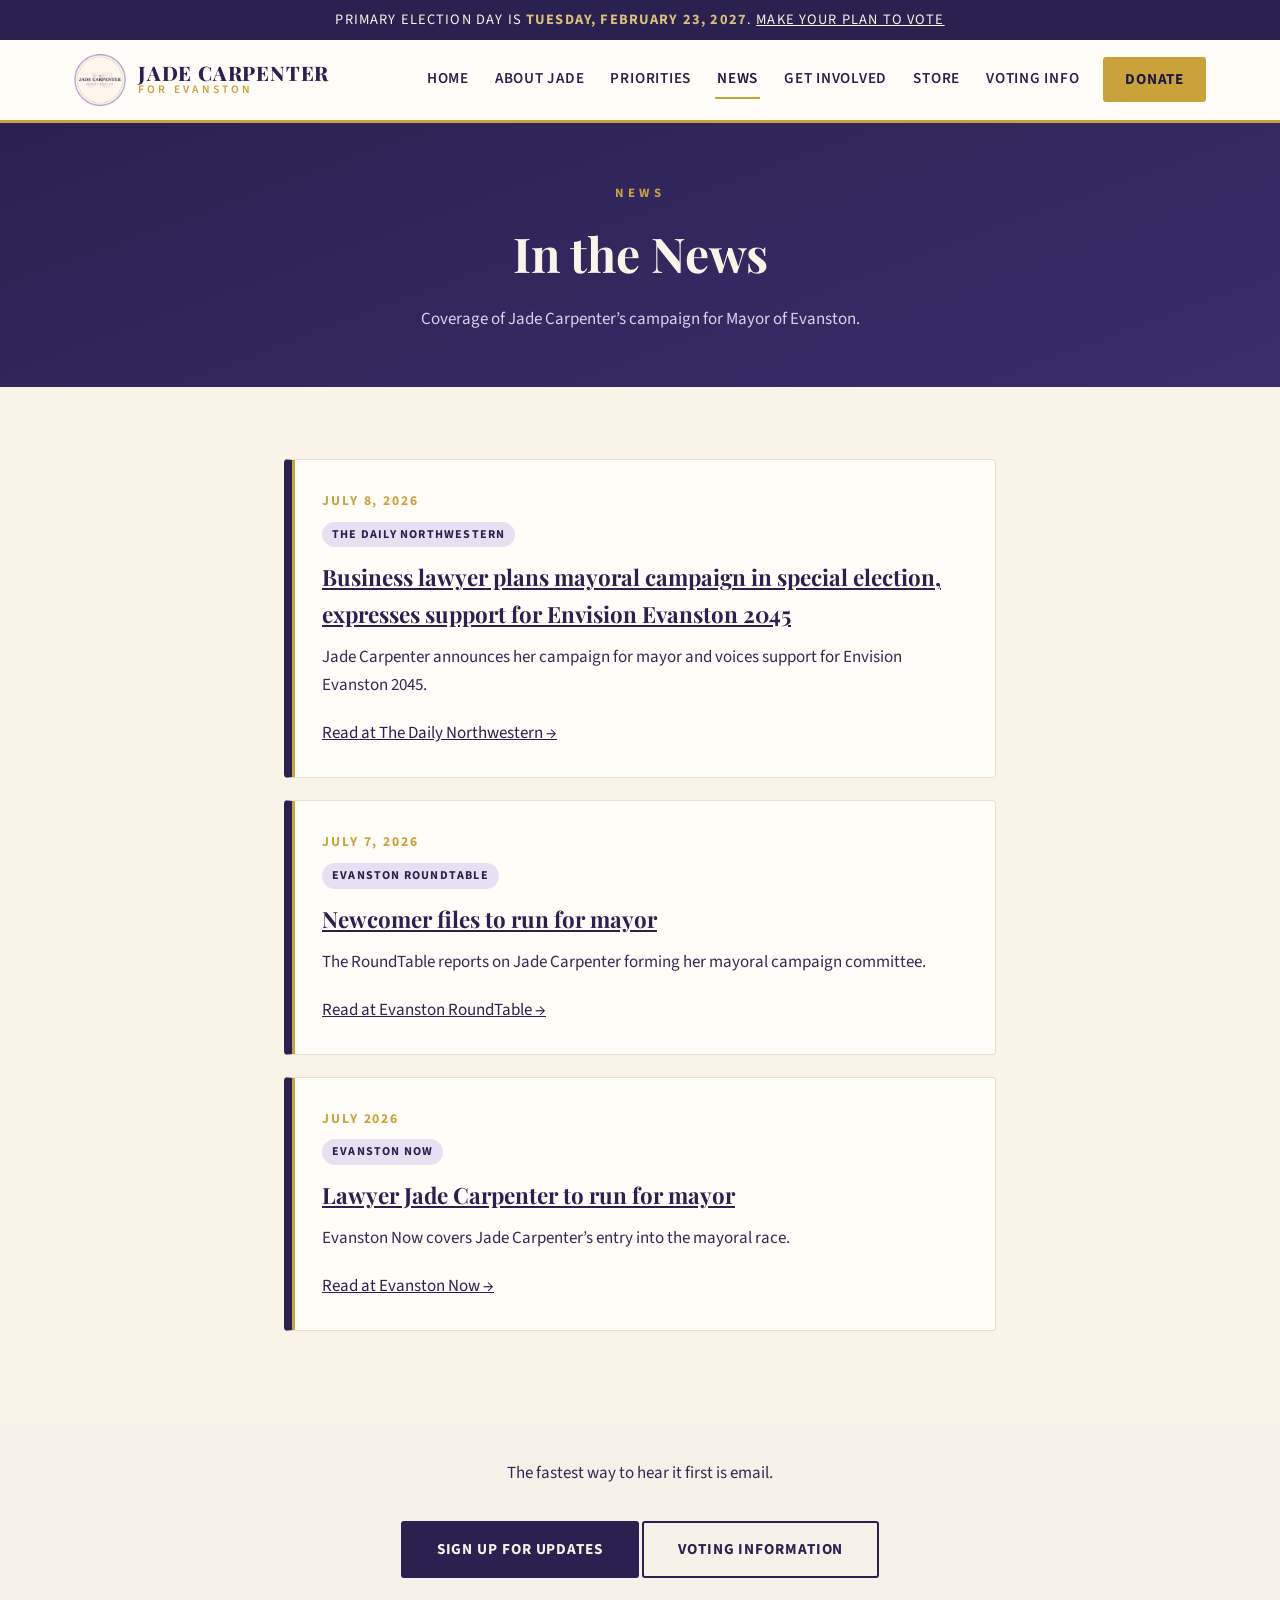
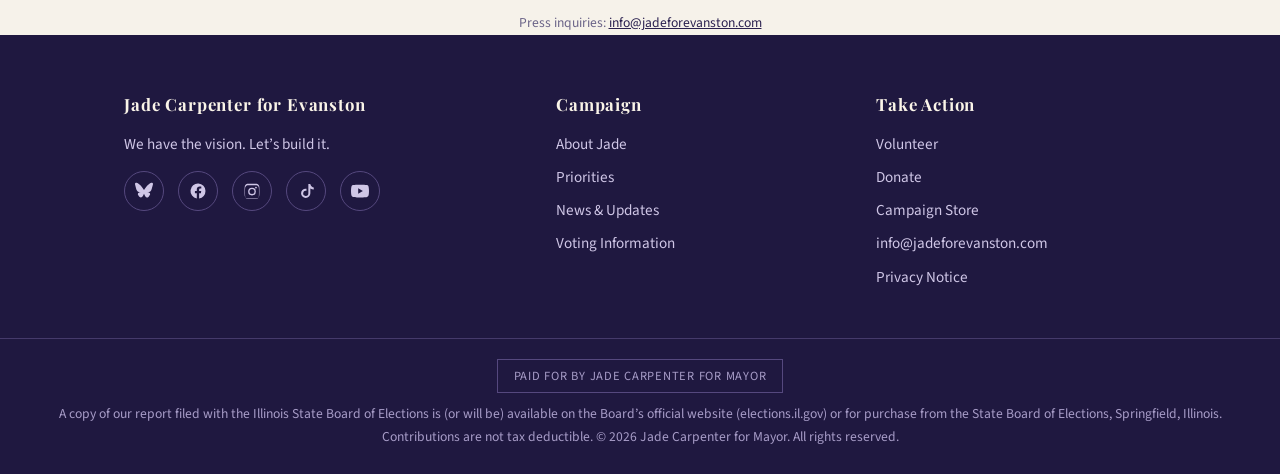
<file: news.html>
<!DOCTYPE html>
<html lang="en">
<head>
<meta charset="UTF-8">
<meta name="viewport" content="width=device-width, initial-scale=1.0">
<title>News & Updates | Jade Carpenter for Evanston Mayor</title>
<meta name="description" content="News, press releases, and updates from the Jade Carpenter for Evanston Mayor campaign.">
<link rel="preconnect" href="https://fonts.googleapis.com">
<link href="https://fonts.googleapis.com/css2?family=Playfair+Display:wght@600;700;800&family=Source+Sans+3:wght@400;600;700&display=swap" rel="stylesheet">
<link rel="stylesheet" href="css/style.css?v=4">
<link rel="icon" type="image/png" href="assets/emblem-circle-v1.png">
  <link rel="canonical" href="https://jadeforevanston.com/news.html">
  <link rel="icon" href="favicon.ico" sizes="any">
  <link rel="icon" href="assets/favicon-256.png" type="image/png">
  <meta property="og:type" content="website">
  <meta property="og:site_name" content="Jade Carpenter for Mayor">
  <meta property="og:title" content="News & Updates | Jade Carpenter for Evanston">
  <meta property="og:description" content="Campaign news, press coverage, and statements.">
  <meta property="og:url" content="https://jadeforevanston.com/news.html">
  <meta property="og:image" content="https://jadeforevanston.com/assets/og-card-v3.png">
  <meta property="og:image:width" content="1200">
  <meta property="og:image:height" content="630">
  <meta name="twitter:card" content="summary_large_image">
  <meta name="twitter:title" content="News & Updates | Jade Carpenter for Evanston">
  <meta name="twitter:description" content="Campaign news, press coverage, and statements.">
  <meta name="twitter:image" content="https://jadeforevanston.com/assets/og-card-v3.png">
<noscript><style>
  /* JS off: no way to open the menu, so show the plain nav and hide the button. */
  @media (max-width: 860px) {
    nav.main { max-height: none; opacity: 1; visibility: visible; overflow: visible; }
    .navtoggle { display: none; }
  }
</style></noscript>
</head>
<body>

<div class="announce">Primary Election Day is <strong>Tuesday, February 23, 2027</strong>. <a href="vote.html" style="color:inherit">Make your plan to vote</a></div>

<header class="site">
  <div class="navwrap">
    <a class="brand" href="index.html">
      <img src="assets/emblem-circle-v1.png" alt="Jade Carpenter for Evanston campaign emblem">
      <span class="brand-text">
        <span class="brand-name">Jade Carpenter</span>
        <span class="brand-sub">For Evanston</span>
      </span>
    </a>
    <button class="navtoggle" id="navtoggle" type="button" aria-label="Open menu" aria-expanded="false" aria-controls="mainnav"><span></span><span></span><span></span></button>
    <nav class="main" id="mainnav" aria-label="Main navigation">
      <a href="index.html">Home</a>
      <a href="about.html">About Jade</a>
      <a href="issues.html">Priorities</a>
      <a href="news.html" class="active">News</a>
      <a href="volunteer.html">Get Involved</a>
      <a href="store.html">Store</a>
      <a href="vote.html">Voting Info</a>
      <a class="donate" href="https://secure.actblue.com/donate/jade-carpenter-1" target="_blank" rel="noopener">Donate</a>
    </nav>
  </div>
</header>

<main>

<div class="page-hero">
  <div class="kicker">News</div>
  <h1>In the News</h1>
  <p>Coverage of Jade Carpenter&rsquo;s campaign for Mayor of Evanston.</p>
</div>

<section class="band cream">
  <div class="container narrow">
    <article class="news-item">
      <div class="date">July 8, 2026</div>
      <span class="tag">The Daily Northwestern</span>
      <h3><a href="https://dailynorthwestern.com/2026/07/08/top-stories/business-lawyer-plans-mayoral-campaign-in-special-election-expresses-support-for-envision-evanston-2045/" target="_blank" rel="noopener">Business lawyer plans mayoral campaign in special election, expresses support for Envision Evanston 2045</a></h3>
      <p>Jade Carpenter announces her campaign for mayor and voices support for Envision Evanston 2045.</p>
      <p class="mt-2"><a href="https://dailynorthwestern.com/2026/07/08/top-stories/business-lawyer-plans-mayoral-campaign-in-special-election-expresses-support-for-envision-evanston-2045/" target="_blank" rel="noopener">Read at The Daily Northwestern &rarr;</a></p>
    </article>
    <article class="news-item">
      <div class="date">July 7, 2026</div>
      <span class="tag">Evanston RoundTable</span>
      <h3><a href="https://evanstonroundtable.com/2026/07/07/jade-carpenter-mayoral-campaign-committee/" target="_blank" rel="noopener">Newcomer files to run for mayor</a></h3>
      <p>The RoundTable reports on Jade Carpenter forming her mayoral campaign committee.</p>
      <p class="mt-2"><a href="https://evanstonroundtable.com/2026/07/07/jade-carpenter-mayoral-campaign-committee/" target="_blank" rel="noopener">Read at Evanston RoundTable &rarr;</a></p>
    </article>
    <article class="news-item">
      <div class="date">July 2026</div>
      <span class="tag">Evanston Now</span>
      <h3><a href="https://evanstonnow.com/lawyer-jade-carpenter-to-run-for-mayor/" target="_blank" rel="noopener">Lawyer Jade Carpenter to run for mayor</a></h3>
      <p>Evanston Now covers Jade Carpenter&rsquo;s entry into the mayoral race.</p>
      <p class="mt-2"><a href="https://evanstonnow.com/lawyer-jade-carpenter-to-run-for-mayor/" target="_blank" rel="noopener">Read at Evanston Now &rarr;</a></p>
    </article>
  </div>
</section>

<section class="container narrow center">
  <p class="mt-3">The fastest way to hear it first is email.</p>
  <div class="mt-3">
    <a class="btn btn-ink" href="volunteer.html#signup">Sign up for updates</a>
    <a class="btn btn-outline-ink" href="vote.html">Voting information</a>
  </div>
  <p class="form-note mt-3">Press inquiries:
     <a href="mailto:info@jadeforevanston.com">info@jadeforevanston.com</a></p>
</section>

</main>

<footer class="site">
  <div class="container cols">
    <div>
      <h4>Jade Carpenter for Evanston</h4>
      <p>We have the vision. Let&rsquo;s build it.</p>
      <div class="social-row">
        <a href="https://bsky.app/profile/jadeforevanston.bsky.social" aria-label="Bluesky" target="_blank" rel="noopener"><svg viewBox="0 0 24 24"><path d="M12 10.8c-1.1-2.2-4.1-6.3-6.9-8.3C2.4.6 1.4.9.7 1.2 0 1.6-.2 2.7.1 3.4c.2.7 1.4 6 2.3 7.7 1.1 2.2 3.2 2.9 5.2 2.7-3 .4-5.6 1.5-2.2 5.4 3.8 4 5.2-.9 6.6-3.5 1.4 2.6 2.9 7.6 6.5 3.5 3.5-3.9.9-5-2.1-5.4 2 .2 4.1-.5 5.2-2.7.9-1.7 2.1-7 2.3-7.7.3-.7.1-1.8-.6-2.2-.7-.3-1.7-.6-4.4 1.3-2.8 2-5.8 6.1-6.9 8.3z"/></svg></a>
        <a href="https://www.facebook.com/JadeForEvanston" aria-label="Facebook" target="_blank" rel="noopener"><svg viewBox="0 0 24 24"><path d="M22 12a10 10 0 1 0-11.6 9.9v-7H7.9V12h2.5V9.8c0-2.5 1.5-3.9 3.8-3.9 1.1 0 2.2.2 2.2.2v2.5h-1.3c-1.2 0-1.6.8-1.6 1.6V12h2.8l-.4 2.9h-2.4v7A10 10 0 0 0 22 12z"/></svg></a>
        <a href="https://www.instagram.com/jadeforevanston" aria-label="Instagram" target="_blank" rel="noopener"><svg viewBox="0 0 24 24"><path d="M12 2.2c3.2 0 3.6 0 4.8.1 1.2.1 1.9.2 2.3.4.6.2 1 .5 1.4.9.4.4.7.8.9 1.4.2.4.4 1.1.4 2.3.1 1.3.1 1.6.1 4.8s0 3.6-.1 4.8c-.1 1.2-.2 1.9-.4 2.3-.2.6-.5 1-.9 1.4-.4.4-.8.7-1.4.9-.4.2-1.1.4-2.3.4-1.3.1-1.6.1-4.8.1s-3.6 0-4.8-.1c-1.2-.1-1.9-.2-2.3-.4-.6-.2-1-.5-1.4-.9-.4-.4-.7-.8-.9-1.4-.2-.4-.4-1.1-.4-2.3-.1-1.3-.1-1.6-.1-4.8s0-3.6.1-4.8c.1-1.2.2-1.9.4-2.3.2-.6.5-1 .9-1.4.4-.4.8-.7 1.4-.9.4-.2 1.1-.4 2.3-.4 1.3-.1 1.6-.1 4.8-.1zm0 2c-3.1 0-3.5 0-4.7.1-1.1.1-1.7.2-2.1.4-.5.2-.9.4-1.2.8-.4.4-.6.7-.8 1.2-.2.4-.3 1-.4 2.1-.1 1.2-.1 1.6-.1 4.7s0 3.5.1 4.7c.1 1.1.2 1.7.4 2.1.2.5.4.9.8 1.2.4.4.7.6 1.2.8.4.2 1 .3 2.1.4 1.2.1 1.6.1 4.7.1s3.5 0 4.7-.1c1.1-.1 1.7-.2 2.1-.4.5-.2.9-.4 1.2-.8.4-.4.6-.7.8-1.2.2-.4.3-1 .4-2.1.1-1.2.1-1.6.1-4.7s0-3.5-.1-4.7c-.1-1.1-.2-1.7-.4-2.1-.2-.5-.4-.9-.8-1.2-.4-.4-.7-.6-1.2-.8-.4-.2-1-.3-2.1-.4-1.2-.1-1.6-.1-4.7-.1zm0 3.4a5.1 5.1 0 1 1 0 10.3 5.1 5.1 0 0 1 0-10.3zm0 8.5a3.3 3.3 0 1 0 0-6.7 3.3 3.3 0 0 0 0 6.7zm6.5-8.7a1.2 1.2 0 1 1-2.4 0 1.2 1.2 0 0 1 2.4 0z"/></svg></a>
        <a href="https://www.tiktok.com/@jadeforevanston" aria-label="TikTok" target="_blank" rel="noopener"><svg viewBox="0 0 24 24"><path d="M16.6 2h3.1c.2 1.2.8 2.9 2.2 4 .9.8 2 1.3 3.1 1.5v3.2c-1.9-.1-3.7-.7-5.3-1.8v7.6a7.2 7.2 0 1 1-7.2-7.2c.4 0 .8 0 1.2.1v3.3a4 4 0 1 0 2.9 3.8V2z" transform="scale(0.86) translate(1,1)"/></svg></a>
        <a href="https://www.youtube.com/@jadeforevanston" aria-label="YouTube" target="_blank" rel="noopener"><svg viewBox="0 0 24 24"><path d="M23.5 6.2a3 3 0 0 0-2.1-2.1C19.5 3.5 12 3.5 12 3.5s-7.5 0-9.4.6A3 3 0 0 0 .5 6.2 31.3 31.3 0 0 0 0 12c0 2 .2 3.9.5 5.8a3 3 0 0 0 2.1 2.1c1.9.6 9.4.6 9.4.6s7.5 0 9.4-.6a3 3 0 0 0 2.1-2.1c.3-1.9.5-3.8.5-5.8 0-2-.2-3.9-.5-5.8zM9.6 15.6V8.4L15.8 12l-6.2 3.6z"/></svg></a>
      </div>
    </div>
    <div>
      <h4>Campaign</h4>
      <ul>
        <li><a href="about.html">About Jade</a></li>
        <li><a href="issues.html">Priorities</a></li>
        <li><a href="news.html">News &amp; Updates</a></li>
        <li><a href="vote.html">Voting Information</a></li>
      </ul>
    </div>
    <div>
      <h4>Take Action</h4>
      <ul>
        <li><a href="volunteer.html">Volunteer</a></li>
        <li><a href="https://secure.actblue.com/donate/jade-carpenter-1" target="_blank" rel="noopener">Donate</a></li>
        <li><a href="store.html">Campaign Store</a></li>
        <li><a href="mailto:info@jadeforevanston.com">info@jadeforevanston.com</a></li>
        <li><a href="privacy.html">Privacy Notice</a></li>
      </ul>
    </div>
  </div>
  <div class="disclaimer">
    <span class="paidfor">Paid for by Jade Carpenter for Mayor</span><br>
    A copy of our report filed with the Illinois State Board of Elections is (or will be) available on the Board&rsquo;s official website (elections.il.gov) or for purchase from the State Board of Elections, Springfield, Illinois.<br>
    Contributions are not tax deductible. &copy; 2026 Jade Carpenter for Mayor. All rights reserved.
  </div>
</footer>

<script src="assets/attrib.js?v=4" defer></script>
<script src="assets/nav.js?v=4" defer></script>
</body>
</html>
</file>
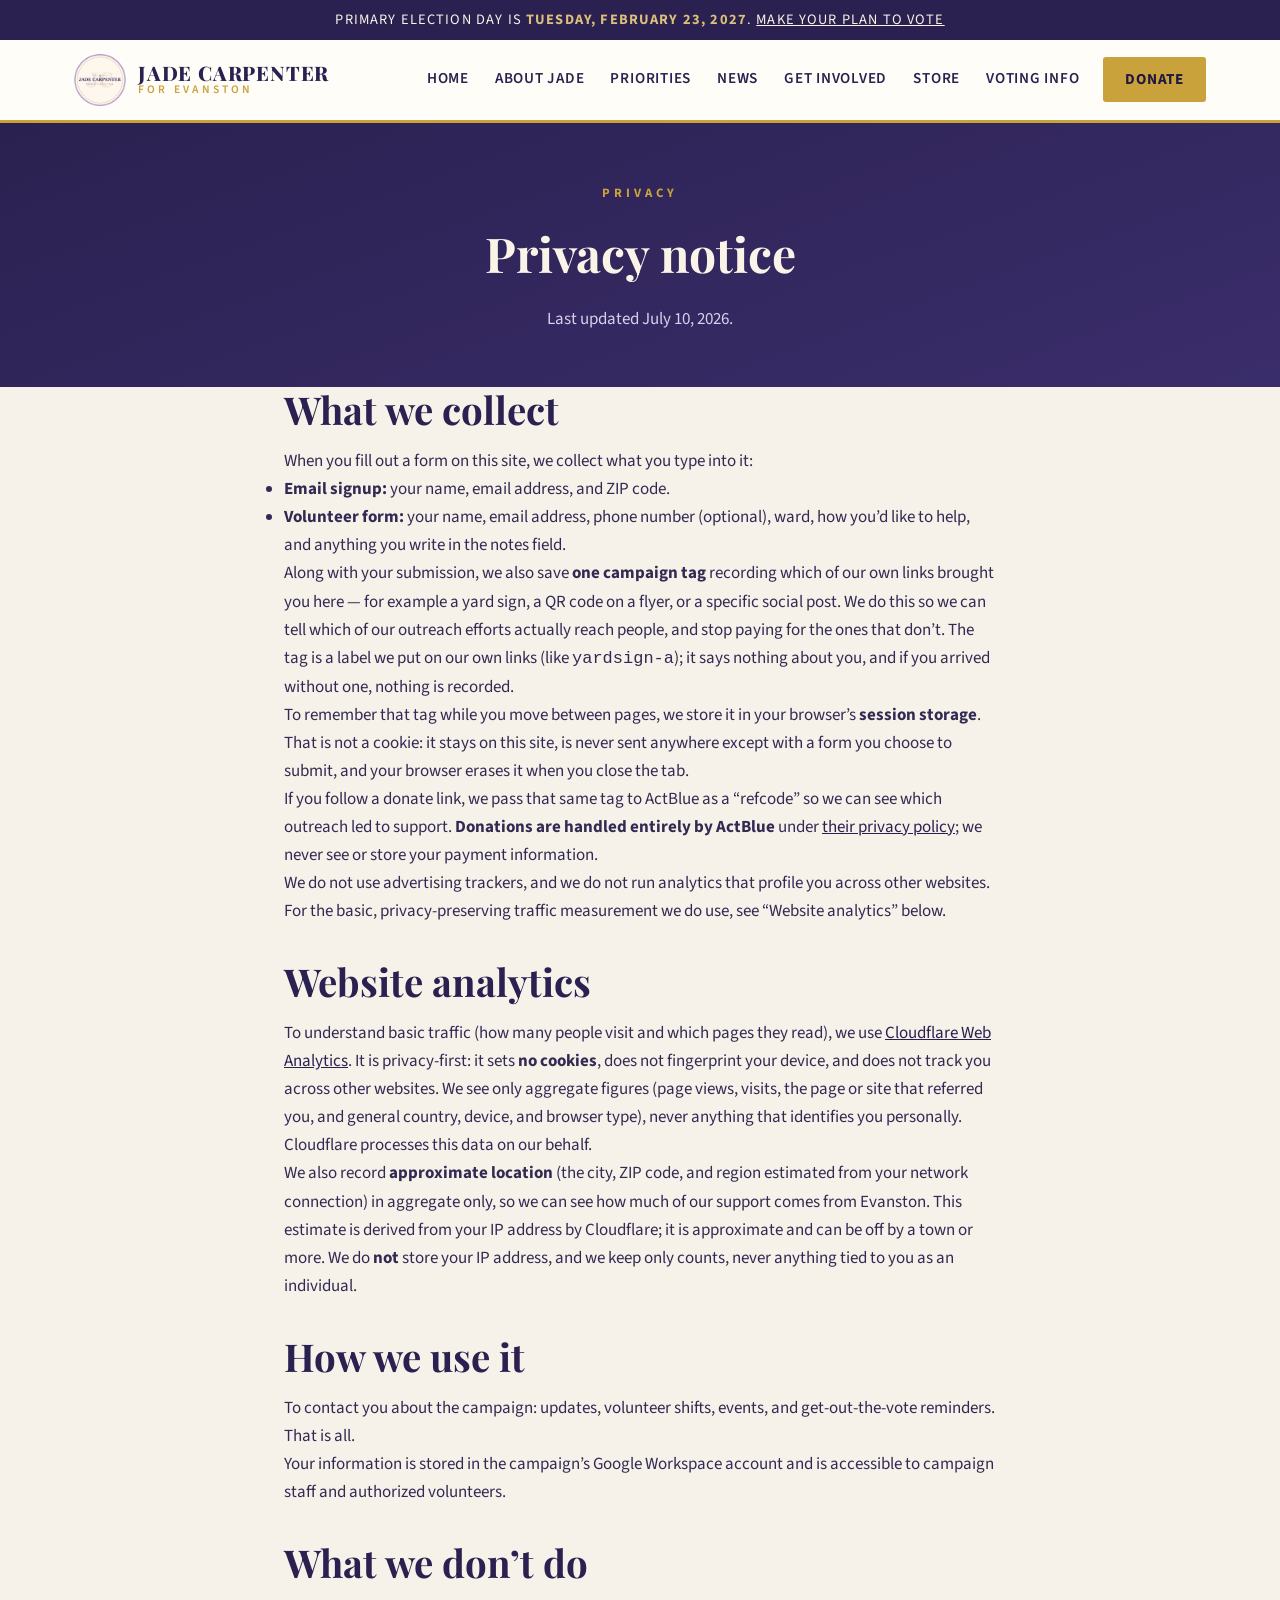
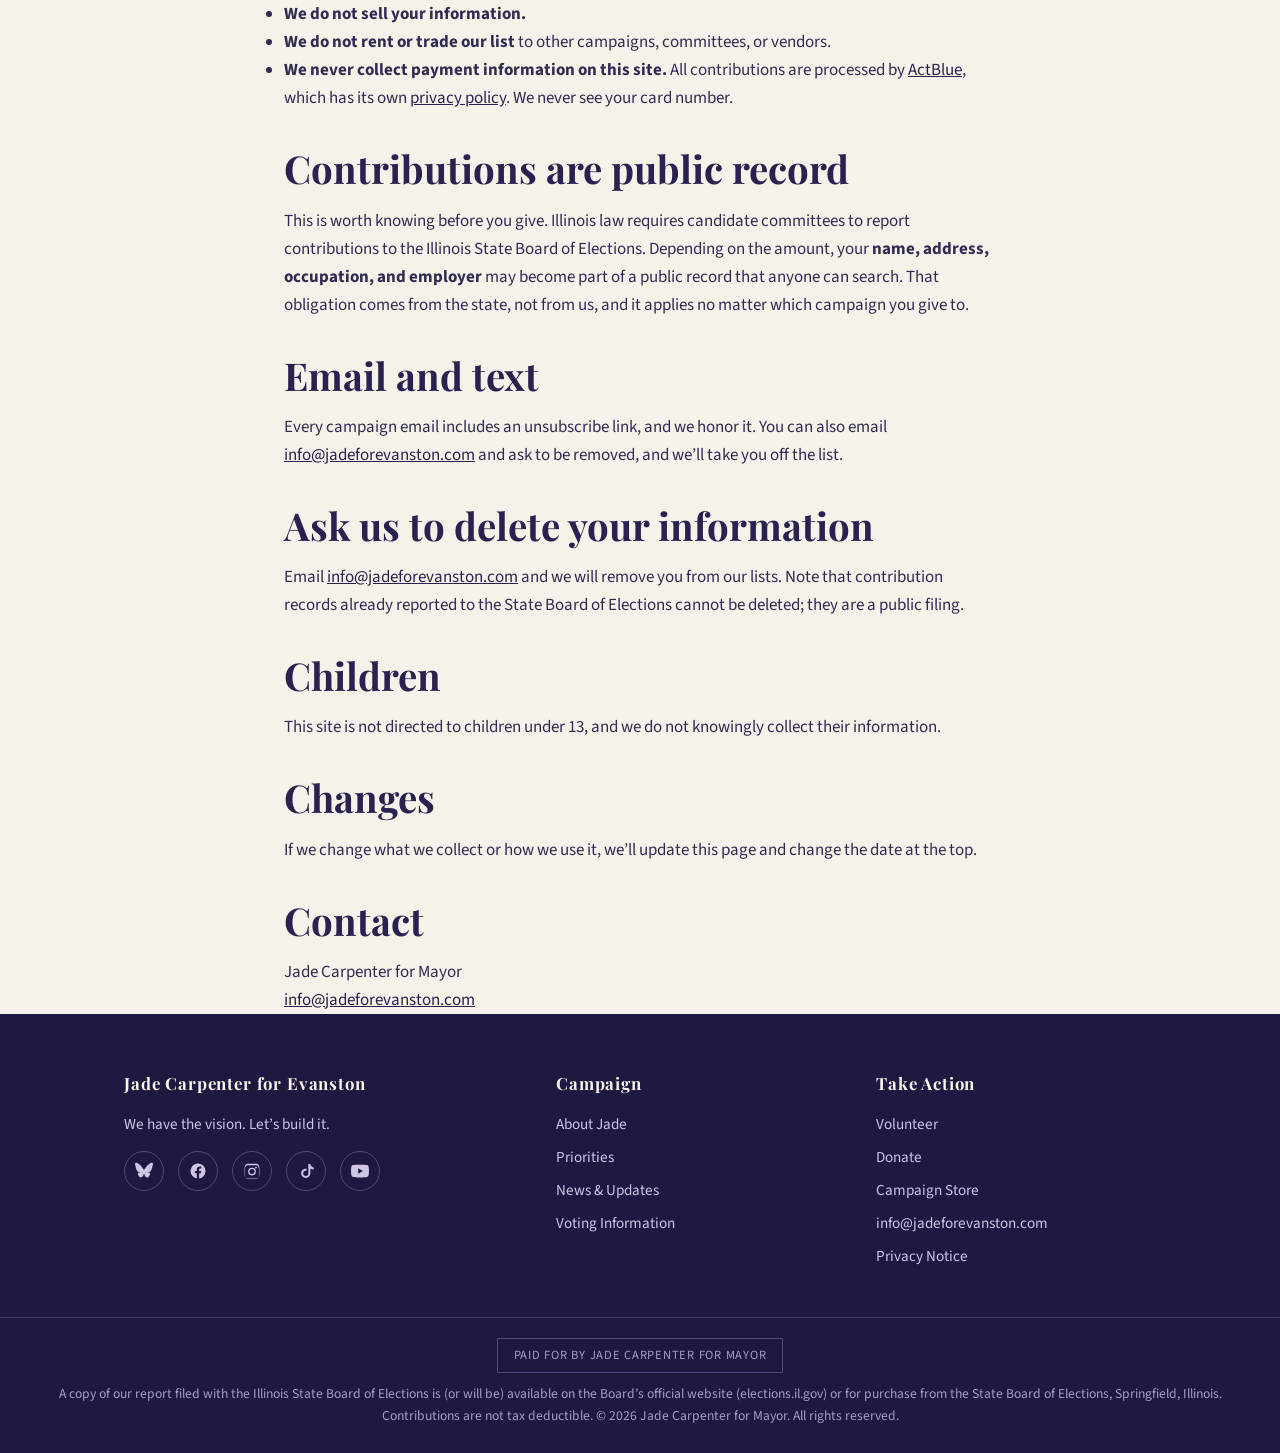
<file: privacy.html>
<!DOCTYPE html>
<html lang="en">
<head>
<meta charset="UTF-8">
<meta name="viewport" content="width=device-width, initial-scale=1.0">
<title>Privacy Notice | Jade Carpenter for Evanston Mayor</title>
<meta name="description" content="How the Jade Carpenter for Mayor campaign collects, uses, and protects your information.">
<link rel="preconnect" href="https://fonts.googleapis.com">
<link href="https://fonts.googleapis.com/css2?family=Playfair+Display:wght@600;700;800&family=Source+Sans+3:wght@400;600;700&display=swap" rel="stylesheet">
<link rel="stylesheet" href="css/style.css?v=4">
<link rel="icon" type="image/png" href="assets/emblem-circle-v1.png">
  <link rel="canonical" href="https://jadeforevanston.com/privacy.html">
  <link rel="icon" href="favicon.ico" sizes="any">
  <link rel="icon" href="assets/favicon-256.png" type="image/png">
  <meta property="og:type" content="website">
  <meta property="og:site_name" content="Jade Carpenter for Mayor">
  <meta property="og:title" content="Privacy Notice | Jade Carpenter for Evanston">
  <meta property="og:description" content="How we collect, use, and protect your information.">
  <meta property="og:url" content="https://jadeforevanston.com/privacy.html">
  <meta property="og:image" content="https://jadeforevanston.com/assets/og-card-v3.png">
  <meta property="og:image:width" content="1200">
  <meta property="og:image:height" content="630">
  <meta name="twitter:card" content="summary_large_image">
  <meta name="twitter:title" content="Privacy Notice | Jade Carpenter for Evanston">
  <meta name="twitter:description" content="How we collect, use, and protect your information.">
  <meta name="twitter:image" content="https://jadeforevanston.com/assets/og-card-v3.png">
<noscript><style>
  /* JS off: no way to open the menu, so show the plain nav and hide the button. */
  @media (max-width: 860px) {
    nav.main { max-height: none; opacity: 1; visibility: visible; overflow: visible; }
    .navtoggle { display: none; }
  }
</style></noscript>
</head>
<body>

<div class="announce">Primary Election Day is <strong>Tuesday, February 23, 2027</strong>. <a href="vote.html" style="color:inherit">Make your plan to vote</a></div>

<header class="site">
  <div class="navwrap">
    <a class="brand" href="index.html">
      <img src="assets/emblem-circle-v1.png" alt="Jade Carpenter for Evanston campaign emblem">
      <span class="brand-text">
        <span class="brand-name">Jade Carpenter</span>
        <span class="brand-sub">For Evanston</span>
      </span>
    </a>
    <button class="navtoggle" id="navtoggle" type="button" aria-label="Open menu" aria-expanded="false" aria-controls="mainnav"><span></span><span></span><span></span></button>
    <nav class="main" id="mainnav" aria-label="Main navigation">
      <a href="index.html">Home</a>
      <a href="about.html">About Jade</a>
      <a href="issues.html">Priorities</a>
      <a href="news.html">News</a>
      <a href="volunteer.html">Get Involved</a>
      <a href="store.html">Store</a>
      <a href="vote.html">Voting Info</a>
      <a class="donate" href="https://secure.actblue.com/donate/jade-carpenter-1" target="_blank" rel="noopener">Donate</a>
    </nav>
  </div>
</header>

<main>

<div class="page-hero">
  <div class="kicker">Privacy</div>
  <h1>Privacy notice</h1>
  <p>Last updated July 10, 2026.</p>
</div>

<section class="container narrow">
  <h2 class="section-title">What we collect</h2>
  <p>When you fill out a form on this site, we collect what you type into it:</p>
  <ul>
    <li><strong>Email signup:</strong> your name, email address, and ZIP code.</li>
    <li><strong>Volunteer form:</strong> your name, email address, phone number (optional),
        ward, how you&rsquo;d like to help, and anything you write in the notes field.</li>
  </ul>
  <p>Along with your submission, we also save <strong>one campaign tag</strong> recording
     which of our own links brought you here &mdash; for example a yard sign, a QR code on a
     flyer, or a specific social post. We do this so we can tell which of our outreach
     efforts actually reach people, and stop paying for the ones that don&rsquo;t. The tag is
     a label we put on our own links (like <code>yardsign-a</code>); it says nothing about
     you, and if you arrived without one, nothing is recorded.</p>
  <p>To remember that tag while you move between pages, we store it in your
     browser&rsquo;s <strong>session storage</strong>. That is not a cookie: it stays on this
     site, is never sent anywhere except with a form you choose to submit, and your browser
     erases it when you close the tab.</p>
  <p>If you follow a donate link, we pass that same tag to ActBlue as a
     &ldquo;refcode&rdquo; so we can see which outreach led to support.
     <strong>Donations are handled entirely by ActBlue</strong> under
     <a href="https://secure.actblue.com/privacy" target="_blank" rel="noopener">their privacy
     policy</a>; we never see or store your payment information.</p>
  <p>We do not use advertising trackers, and we do not run analytics that profile you
     across other websites. For the basic, privacy-preserving traffic measurement we do use,
     see &ldquo;Website analytics&rdquo; below.</p>

  <h2 class="section-title mt-3">Website analytics</h2>
  <p>To understand basic traffic (how many people visit and which pages they read), we use <a href="https://www.cloudflare.com/web-analytics/" target="_blank"
     rel="noopener">Cloudflare Web Analytics</a>. It is privacy-first: it sets
     <strong>no cookies</strong>, does not fingerprint your device, and does not track you
     across other websites. We see only aggregate figures (page views, visits, the
     page or site that referred you, and general country, device, and browser type),
     never anything that identifies you personally. Cloudflare processes this data on our
     behalf.</p>
  <p>We also record <strong>approximate location</strong> (the city, ZIP code, and
     region estimated from your network connection) in aggregate only, so we can see
     how much of our support comes from Evanston. This estimate is derived from your IP
     address by Cloudflare; it is approximate and can be off by a town or more. We do
     <strong>not</strong> store your IP address, and we keep only counts, never anything
     tied to you as an individual.</p>

  <h2 class="section-title mt-3">How we use it</h2>
  <p>To contact you about the campaign: updates, volunteer shifts, events, and
     get-out-the-vote reminders. That is all.</p>
  <p>Your information is stored in the campaign&rsquo;s Google Workspace account and is
     accessible to campaign staff and authorized volunteers.</p>

  <h2 class="section-title mt-3">What we don&rsquo;t do</h2>
  <ul>
    <li><strong>We do not sell your information.</strong></li>
    <li><strong>We do not rent or trade our list</strong> to other campaigns, committees,
        or vendors.</li>
    <li><strong>We never collect payment information on this site.</strong> All
        contributions are processed by <a href="https://secure.actblue.com/donate/jade-carpenter-1"
        target="_blank" rel="noopener">ActBlue</a>, which has its own
        <a href="https://secure.actblue.com/content/privacy" target="_blank" rel="noopener">privacy
        policy</a>. We never see your card number.</li>
  </ul>

  <h2 class="section-title mt-3">Contributions are public record</h2>
  <p>This is worth knowing before you give. Illinois law requires candidate committees to
     report contributions to the Illinois State Board of Elections. Depending on the amount,
     your <strong>name, address, occupation, and employer</strong> may become part of a
     public record that anyone can search. That obligation comes from the state, not from
     us, and it applies no matter which campaign you give to.</p>

  <h2 class="section-title mt-3">Email and text</h2>
  <p>Every campaign email includes an unsubscribe link, and we honor it. You can also email
     <a href="mailto:info@jadeforevanston.com">info@jadeforevanston.com</a> and ask to be
     removed, and we&rsquo;ll take you off the list.</p>

  <h2 class="section-title mt-3">Ask us to delete your information</h2>
  <p>Email <a href="mailto:info@jadeforevanston.com">info@jadeforevanston.com</a> and we
     will remove you from our lists. Note that contribution records already reported to the
     State Board of Elections cannot be deleted; they are a public filing.</p>

  <h2 class="section-title mt-3">Children</h2>
  <p>This site is not directed to children under 13, and we do not knowingly collect their
     information.</p>

  <h2 class="section-title mt-3">Changes</h2>
  <p>If we change what we collect or how we use it, we&rsquo;ll update this page and change
     the date at the top.</p>

  <h2 class="section-title mt-3">Contact</h2>
  <p>Jade Carpenter for Mayor<br>
     <a href="mailto:info@jadeforevanston.com">info@jadeforevanston.com</a></p>
</section>

</main>

<footer class="site">
  <div class="container cols">
    <div>
      <h4>Jade Carpenter for Evanston</h4>
      <p>We have the vision. Let&rsquo;s build it.</p>
      <div class="social-row">
        <a href="https://bsky.app/profile/jadeforevanston.bsky.social" aria-label="Bluesky" target="_blank" rel="noopener"><svg viewBox="0 0 24 24"><path d="M12 10.8c-1.1-2.2-4.1-6.3-6.9-8.3C2.4.6 1.4.9.7 1.2 0 1.6-.2 2.7.1 3.4c.2.7 1.4 6 2.3 7.7 1.1 2.2 3.2 2.9 5.2 2.7-3 .4-5.6 1.5-2.2 5.4 3.8 4 5.2-.9 6.6-3.5 1.4 2.6 2.9 7.6 6.5 3.5 3.5-3.9.9-5-2.1-5.4 2 .2 4.1-.5 5.2-2.7.9-1.7 2.1-7 2.3-7.7.3-.7.1-1.8-.6-2.2-.7-.3-1.7-.6-4.4 1.3-2.8 2-5.8 6.1-6.9 8.3z"/></svg></a>
        <a href="https://www.facebook.com/JadeForEvanston" aria-label="Facebook" target="_blank" rel="noopener"><svg viewBox="0 0 24 24"><path d="M22 12a10 10 0 1 0-11.6 9.9v-7H7.9V12h2.5V9.8c0-2.5 1.5-3.9 3.8-3.9 1.1 0 2.2.2 2.2.2v2.5h-1.3c-1.2 0-1.6.8-1.6 1.6V12h2.8l-.4 2.9h-2.4v7A10 10 0 0 0 22 12z"/></svg></a>
        <a href="https://www.instagram.com/jadeforevanston" aria-label="Instagram" target="_blank" rel="noopener"><svg viewBox="0 0 24 24"><path d="M12 2.2c3.2 0 3.6 0 4.8.1 1.2.1 1.9.2 2.3.4.6.2 1 .5 1.4.9.4.4.7.8.9 1.4.2.4.4 1.1.4 2.3.1 1.3.1 1.6.1 4.8s0 3.6-.1 4.8c-.1 1.2-.2 1.9-.4 2.3-.2.6-.5 1-.9 1.4-.4.4-.8.7-1.4.9-.4.2-1.1.4-2.3.4-1.3.1-1.6.1-4.8.1s-3.6 0-4.8-.1c-1.2-.1-1.9-.2-2.3-.4-.6-.2-1-.5-1.4-.9-.4-.4-.7-.8-.9-1.4-.2-.4-.4-1.1-.4-2.3-.1-1.3-.1-1.6-.1-4.8s0-3.6.1-4.8c.1-1.2.2-1.9.4-2.3.2-.6.5-1 .9-1.4.4-.4.8-.7 1.4-.9.4-.2 1.1-.4 2.3-.4 1.3-.1 1.6-.1 4.8-.1zm0 2c-3.1 0-3.5 0-4.7.1-1.1.1-1.7.2-2.1.4-.5.2-.9.4-1.2.8-.4.4-.6.7-.8 1.2-.2.4-.3 1-.4 2.1-.1 1.2-.1 1.6-.1 4.7s0 3.5.1 4.7c.1 1.1.2 1.7.4 2.1.2.5.4.9.8 1.2.4.4.7.6 1.2.8.4.2 1 .3 2.1.4 1.2.1 1.6.1 4.7.1s3.5 0 4.7-.1c1.1-.1 1.7-.2 2.1-.4.5-.2.9-.4 1.2-.8.4-.4.6-.7.8-1.2.2-.4.3-1 .4-2.1.1-1.2.1-1.6.1-4.7s0-3.5-.1-4.7c-.1-1.1-.2-1.7-.4-2.1-.2-.5-.4-.9-.8-1.2-.4-.4-.7-.6-1.2-.8-.4-.2-1-.3-2.1-.4-1.2-.1-1.6-.1-4.7-.1zm0 3.4a5.1 5.1 0 1 1 0 10.3 5.1 5.1 0 0 1 0-10.3zm0 8.5a3.3 3.3 0 1 0 0-6.7 3.3 3.3 0 0 0 0 6.7zm6.5-8.7a1.2 1.2 0 1 1-2.4 0 1.2 1.2 0 0 1 2.4 0z"/></svg></a>
        <a href="https://www.tiktok.com/@jadeforevanston" aria-label="TikTok" target="_blank" rel="noopener"><svg viewBox="0 0 24 24"><path d="M16.6 2h3.1c.2 1.2.8 2.9 2.2 4 .9.8 2 1.3 3.1 1.5v3.2c-1.9-.1-3.7-.7-5.3-1.8v7.6a7.2 7.2 0 1 1-7.2-7.2c.4 0 .8 0 1.2.1v3.3a4 4 0 1 0 2.9 3.8V2z" transform="scale(0.86) translate(1,1)"/></svg></a>
        <a href="https://www.youtube.com/@jadeforevanston" aria-label="YouTube" target="_blank" rel="noopener"><svg viewBox="0 0 24 24"><path d="M23.5 6.2a3 3 0 0 0-2.1-2.1C19.5 3.5 12 3.5 12 3.5s-7.5 0-9.4.6A3 3 0 0 0 .5 6.2 31.3 31.3 0 0 0 0 12c0 2 .2 3.9.5 5.8a3 3 0 0 0 2.1 2.1c1.9.6 9.4.6 9.4.6s7.5 0 9.4-.6a3 3 0 0 0 2.1-2.1c.3-1.9.5-3.8.5-5.8 0-2-.2-3.9-.5-5.8zM9.6 15.6V8.4L15.8 12l-6.2 3.6z"/></svg></a>
      </div>
    </div>
    <div>
      <h4>Campaign</h4>
      <ul>
        <li><a href="about.html">About Jade</a></li>
        <li><a href="issues.html">Priorities</a></li>
        <li><a href="news.html">News &amp; Updates</a></li>
        <li><a href="vote.html">Voting Information</a></li>
      </ul>
    </div>
    <div>
      <h4>Take Action</h4>
      <ul>
        <li><a href="volunteer.html">Volunteer</a></li>
        <li><a href="https://secure.actblue.com/donate/jade-carpenter-1" target="_blank" rel="noopener">Donate</a></li>
        <li><a href="store.html">Campaign Store</a></li>
        <li><a href="mailto:info@jadeforevanston.com">info@jadeforevanston.com</a></li>
        <li><a href="privacy.html">Privacy Notice</a></li>
      </ul>
    </div>
  </div>
  <div class="disclaimer">
    <span class="paidfor">Paid for by Jade Carpenter for Mayor</span><br>
    A copy of our report filed with the Illinois State Board of Elections is (or will be) available on the Board&rsquo;s official website (elections.il.gov) or for purchase from the State Board of Elections, Springfield, Illinois.<br>
    Contributions are not tax deductible. &copy; 2026 Jade Carpenter for Mayor. All rights reserved.
  </div>
</footer>

<script src="assets/attrib.js?v=4" defer></script>
<script src="assets/nav.js?v=4" defer></script>
</body>
</html>
</file>
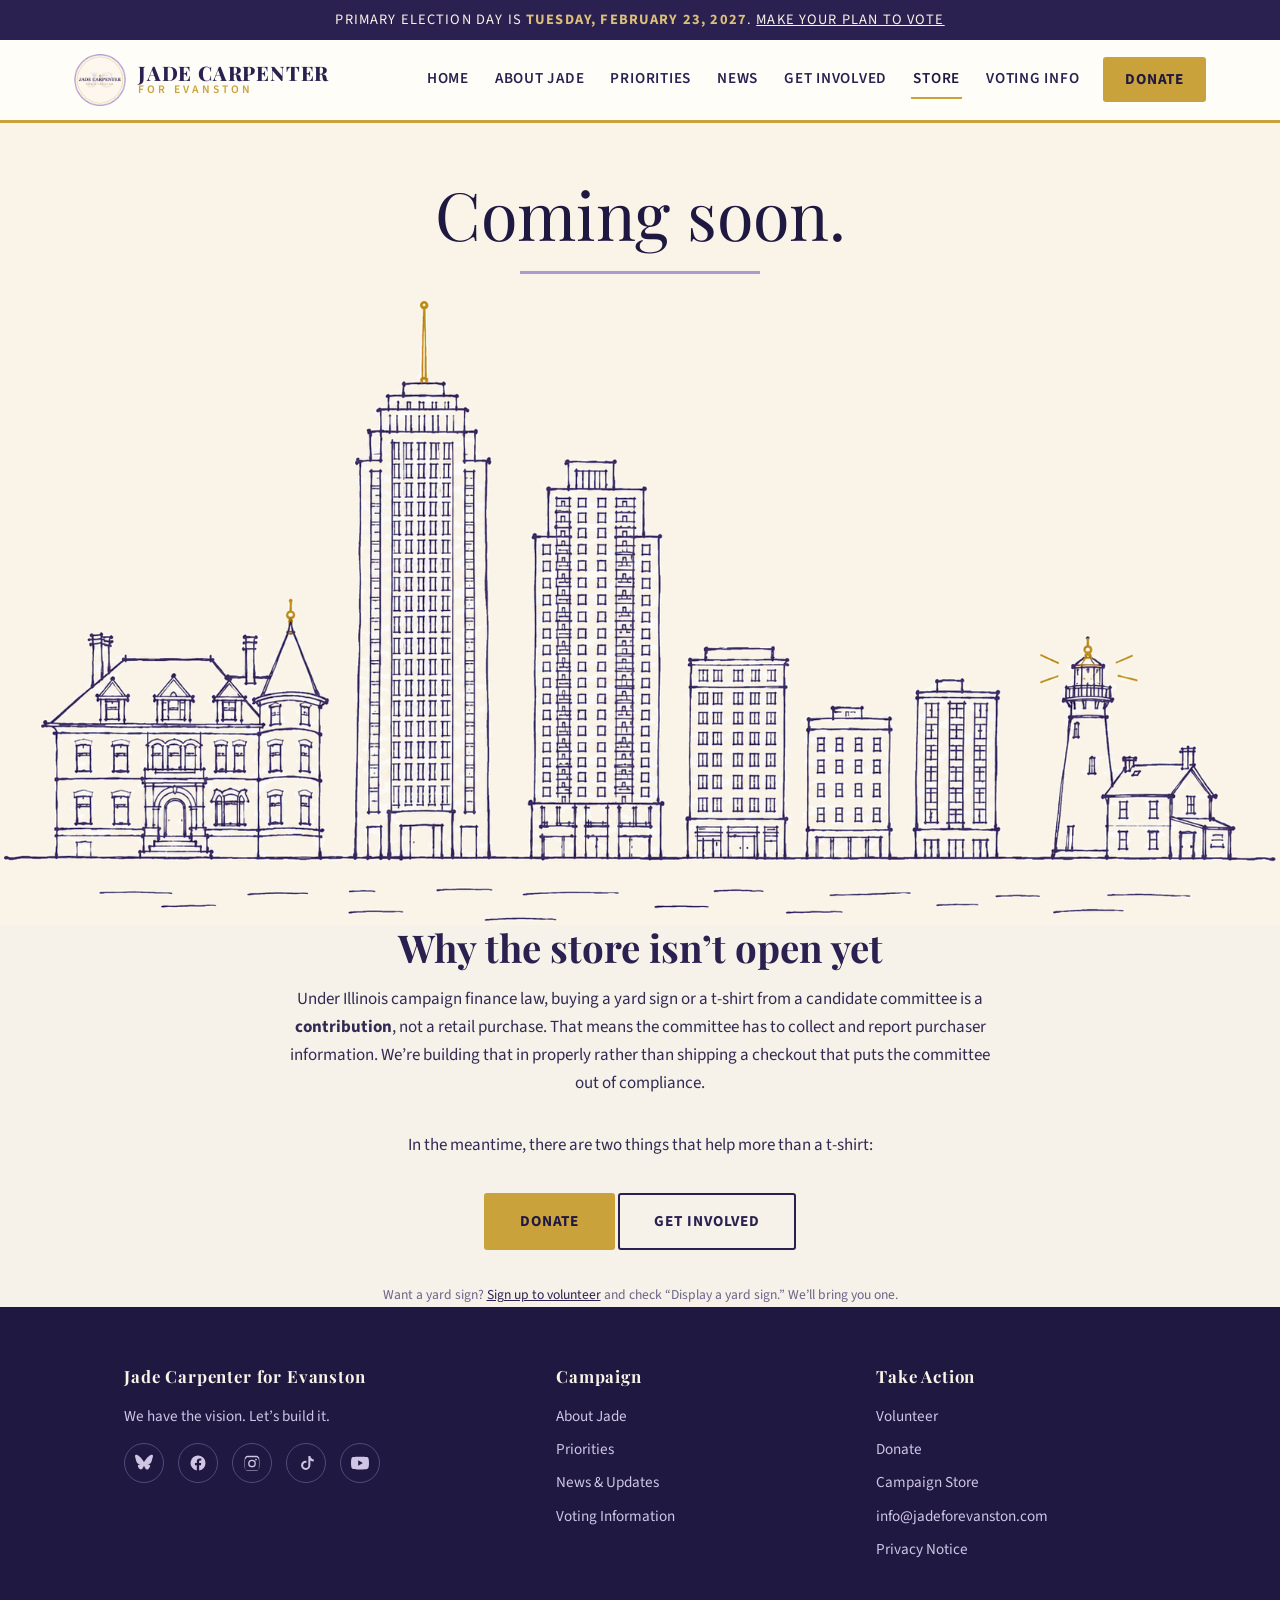
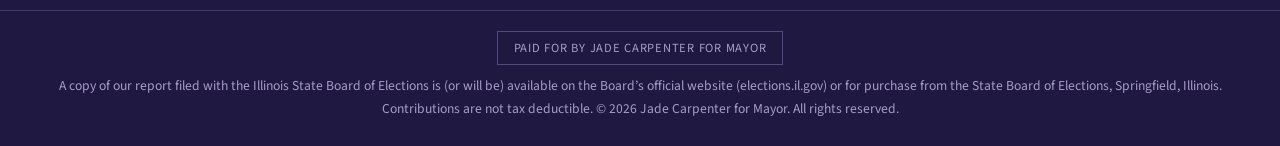
<file: store.html>
<!DOCTYPE html>
<html lang="en">
<head>
<meta charset="UTF-8">
<meta name="viewport" content="width=device-width, initial-scale=1.0">
<title>Campaign Store | Jade Carpenter for Evanston Mayor</title>
<meta name="description" content="Support the campaign with yard signs, tees, buttons, and more from the official Jade Carpenter for Evanston store.">
<link rel="preconnect" href="https://fonts.googleapis.com">
<link href="https://fonts.googleapis.com/css2?family=Playfair+Display:wght@600;700;800&family=Source+Sans+3:wght@400;600;700&display=swap" rel="stylesheet">
<link rel="stylesheet" href="css/style.css?v=4">
<link rel="icon" type="image/png" href="assets/emblem-circle-v1.png">
  <link rel="canonical" href="https://jadeforevanston.com/store.html">
  <link rel="icon" href="favicon.ico" sizes="any">
  <link rel="icon" href="assets/favicon-256.png" type="image/png">
  <meta property="og:type" content="website">
  <meta property="og:site_name" content="Jade Carpenter for Mayor">
  <meta property="og:title" content="Campaign Store | Jade Carpenter for Evanston">
  <meta property="og:description" content="Coming soon.">
  <meta property="og:url" content="https://jadeforevanston.com/store.html">
  <meta property="og:image" content="https://jadeforevanston.com/assets/og-card-v3.png">
  <meta property="og:image:width" content="1200">
  <meta property="og:image:height" content="630">
  <meta name="twitter:card" content="summary_large_image">
  <meta name="twitter:title" content="Campaign Store | Jade Carpenter for Evanston">
  <meta name="twitter:description" content="Coming soon.">
  <meta name="twitter:image" content="https://jadeforevanston.com/assets/og-card-v3.png">
<noscript><style>
  /* JS off: no way to open the menu, so show the plain nav and hide the button. */
  @media (max-width: 860px) {
    nav.main { max-height: none; opacity: 1; visibility: visible; overflow: visible; }
    .navtoggle { display: none; }
  }
</style></noscript>
</head>
<body>

<div class="announce">Primary Election Day is <strong>Tuesday, February 23, 2027</strong>. <a href="vote.html" style="color:inherit">Make your plan to vote</a></div>

<header class="site">
  <div class="navwrap">
    <a class="brand" href="index.html">
      <img src="assets/emblem-circle-v1.png" alt="Jade Carpenter for Evanston campaign emblem">
      <span class="brand-text">
        <span class="brand-name">Jade Carpenter</span>
        <span class="brand-sub">For Evanston</span>
      </span>
    </a>
    <button class="navtoggle" id="navtoggle" type="button" aria-label="Open menu" aria-expanded="false" aria-controls="mainnav"><span></span><span></span><span></span></button>
    <nav class="main" id="mainnav" aria-label="Main navigation">
      <a href="index.html">Home</a>
      <a href="about.html">About Jade</a>
      <a href="issues.html">Priorities</a>
      <a href="news.html">News</a>
      <a href="volunteer.html">Get Involved</a>
      <a href="store.html" class="active">Store</a>
      <a href="vote.html">Voting Info</a>
      <a class="donate" href="https://secure.actblue.com/donate/jade-carpenter-1" target="_blank" rel="noopener">Donate</a>
    </nav>
  </div>
</header>

<main>

<div class="coming-soon">
  <p class="cs-title">Coming soon.</p>
  <img src="assets/skyline.png" alt="Hand-drawn sketch of the Evanston skyline."
       width="1691" height="831">
</div>

<section class="container narrow center">
  <h2 class="section-title">Why the store isn&rsquo;t open yet</h2>
  <p>Under Illinois campaign finance law, buying a yard sign or a t-shirt from a candidate
     committee is a <strong>contribution</strong>, not a retail purchase. That means the
     committee has to collect and report purchaser information. We&rsquo;re building that in
     properly rather than shipping a checkout that puts the committee out of compliance.</p>
  <p class="mt-3">In the meantime, there are two things that help more than a t-shirt:</p>
  <div class="mt-3">
    <a class="btn btn-gold" href="https://secure.actblue.com/donate/jade-carpenter-1" target="_blank" rel="noopener">Donate</a>
    <a class="btn btn-outline-ink" href="volunteer.html">Get Involved</a>
  </div>
  <p class="form-note mt-3">Want a yard sign? <a href="volunteer.html">Sign up to volunteer</a>
     and check &ldquo;Display a yard sign.&rdquo; We&rsquo;ll bring you one.</p>
</section>

</main>

<footer class="site">
  <div class="container cols">
    <div>
      <h4>Jade Carpenter for Evanston</h4>
      <p>We have the vision. Let&rsquo;s build it.</p>
      <div class="social-row">
        <a href="https://bsky.app/profile/jadeforevanston.bsky.social" aria-label="Bluesky" target="_blank" rel="noopener"><svg viewBox="0 0 24 24"><path d="M12 10.8c-1.1-2.2-4.1-6.3-6.9-8.3C2.4.6 1.4.9.7 1.2 0 1.6-.2 2.7.1 3.4c.2.7 1.4 6 2.3 7.7 1.1 2.2 3.2 2.9 5.2 2.7-3 .4-5.6 1.5-2.2 5.4 3.8 4 5.2-.9 6.6-3.5 1.4 2.6 2.9 7.6 6.5 3.5 3.5-3.9.9-5-2.1-5.4 2 .2 4.1-.5 5.2-2.7.9-1.7 2.1-7 2.3-7.7.3-.7.1-1.8-.6-2.2-.7-.3-1.7-.6-4.4 1.3-2.8 2-5.8 6.1-6.9 8.3z"/></svg></a>
        <a href="https://www.facebook.com/JadeForEvanston" aria-label="Facebook" target="_blank" rel="noopener"><svg viewBox="0 0 24 24"><path d="M22 12a10 10 0 1 0-11.6 9.9v-7H7.9V12h2.5V9.8c0-2.5 1.5-3.9 3.8-3.9 1.1 0 2.2.2 2.2.2v2.5h-1.3c-1.2 0-1.6.8-1.6 1.6V12h2.8l-.4 2.9h-2.4v7A10 10 0 0 0 22 12z"/></svg></a>
        <a href="https://www.instagram.com/jadeforevanston" aria-label="Instagram" target="_blank" rel="noopener"><svg viewBox="0 0 24 24"><path d="M12 2.2c3.2 0 3.6 0 4.8.1 1.2.1 1.9.2 2.3.4.6.2 1 .5 1.4.9.4.4.7.8.9 1.4.2.4.4 1.1.4 2.3.1 1.3.1 1.6.1 4.8s0 3.6-.1 4.8c-.1 1.2-.2 1.9-.4 2.3-.2.6-.5 1-.9 1.4-.4.4-.8.7-1.4.9-.4.2-1.1.4-2.3.4-1.3.1-1.6.1-4.8.1s-3.6 0-4.8-.1c-1.2-.1-1.9-.2-2.3-.4-.6-.2-1-.5-1.4-.9-.4-.4-.7-.8-.9-1.4-.2-.4-.4-1.1-.4-2.3-.1-1.3-.1-1.6-.1-4.8s0-3.6.1-4.8c.1-1.2.2-1.9.4-2.3.2-.6.5-1 .9-1.4.4-.4.8-.7 1.4-.9.4-.2 1.1-.4 2.3-.4 1.3-.1 1.6-.1 4.8-.1zm0 2c-3.1 0-3.5 0-4.7.1-1.1.1-1.7.2-2.1.4-.5.2-.9.4-1.2.8-.4.4-.6.7-.8 1.2-.2.4-.3 1-.4 2.1-.1 1.2-.1 1.6-.1 4.7s0 3.5.1 4.7c.1 1.1.2 1.7.4 2.1.2.5.4.9.8 1.2.4.4.7.6 1.2.8.4.2 1 .3 2.1.4 1.2.1 1.6.1 4.7.1s3.5 0 4.7-.1c1.1-.1 1.7-.2 2.1-.4.5-.2.9-.4 1.2-.8.4-.4.6-.7.8-1.2.2-.4.3-1 .4-2.1.1-1.2.1-1.6.1-4.7s0-3.5-.1-4.7c-.1-1.1-.2-1.7-.4-2.1-.2-.5-.4-.9-.8-1.2-.4-.4-.7-.6-1.2-.8-.4-.2-1-.3-2.1-.4-1.2-.1-1.6-.1-4.7-.1zm0 3.4a5.1 5.1 0 1 1 0 10.3 5.1 5.1 0 0 1 0-10.3zm0 8.5a3.3 3.3 0 1 0 0-6.7 3.3 3.3 0 0 0 0 6.7zm6.5-8.7a1.2 1.2 0 1 1-2.4 0 1.2 1.2 0 0 1 2.4 0z"/></svg></a>
        <a href="https://www.tiktok.com/@jadeforevanston" aria-label="TikTok" target="_blank" rel="noopener"><svg viewBox="0 0 24 24"><path d="M16.6 2h3.1c.2 1.2.8 2.9 2.2 4 .9.8 2 1.3 3.1 1.5v3.2c-1.9-.1-3.7-.7-5.3-1.8v7.6a7.2 7.2 0 1 1-7.2-7.2c.4 0 .8 0 1.2.1v3.3a4 4 0 1 0 2.9 3.8V2z" transform="scale(0.86) translate(1,1)"/></svg></a>
        <a href="https://www.youtube.com/@jadeforevanston" aria-label="YouTube" target="_blank" rel="noopener"><svg viewBox="0 0 24 24"><path d="M23.5 6.2a3 3 0 0 0-2.1-2.1C19.5 3.5 12 3.5 12 3.5s-7.5 0-9.4.6A3 3 0 0 0 .5 6.2 31.3 31.3 0 0 0 0 12c0 2 .2 3.9.5 5.8a3 3 0 0 0 2.1 2.1c1.9.6 9.4.6 9.4.6s7.5 0 9.4-.6a3 3 0 0 0 2.1-2.1c.3-1.9.5-3.8.5-5.8 0-2-.2-3.9-.5-5.8zM9.6 15.6V8.4L15.8 12l-6.2 3.6z"/></svg></a>
      </div>
    </div>
    <div>
      <h4>Campaign</h4>
      <ul>
        <li><a href="about.html">About Jade</a></li>
        <li><a href="issues.html">Priorities</a></li>
        <li><a href="news.html">News &amp; Updates</a></li>
        <li><a href="vote.html">Voting Information</a></li>
      </ul>
    </div>
    <div>
      <h4>Take Action</h4>
      <ul>
        <li><a href="volunteer.html">Volunteer</a></li>
        <li><a href="https://secure.actblue.com/donate/jade-carpenter-1" target="_blank" rel="noopener">Donate</a></li>
        <li><a href="store.html">Campaign Store</a></li>
        <li><a href="mailto:info@jadeforevanston.com">info@jadeforevanston.com</a></li>
        <li><a href="privacy.html">Privacy Notice</a></li>
      </ul>
    </div>
  </div>
  <div class="disclaimer">
    <span class="paidfor">Paid for by Jade Carpenter for Mayor</span><br>
    A copy of our report filed with the Illinois State Board of Elections is (or will be) available on the Board&rsquo;s official website (elections.il.gov) or for purchase from the State Board of Elections, Springfield, Illinois.<br>
    Contributions are not tax deductible. &copy; 2026 Jade Carpenter for Mayor. All rights reserved.
  </div>
</footer>

<script src="assets/attrib.js?v=4" defer></script>
<script src="assets/nav.js?v=4" defer></script>
</body>
</html>
</file>
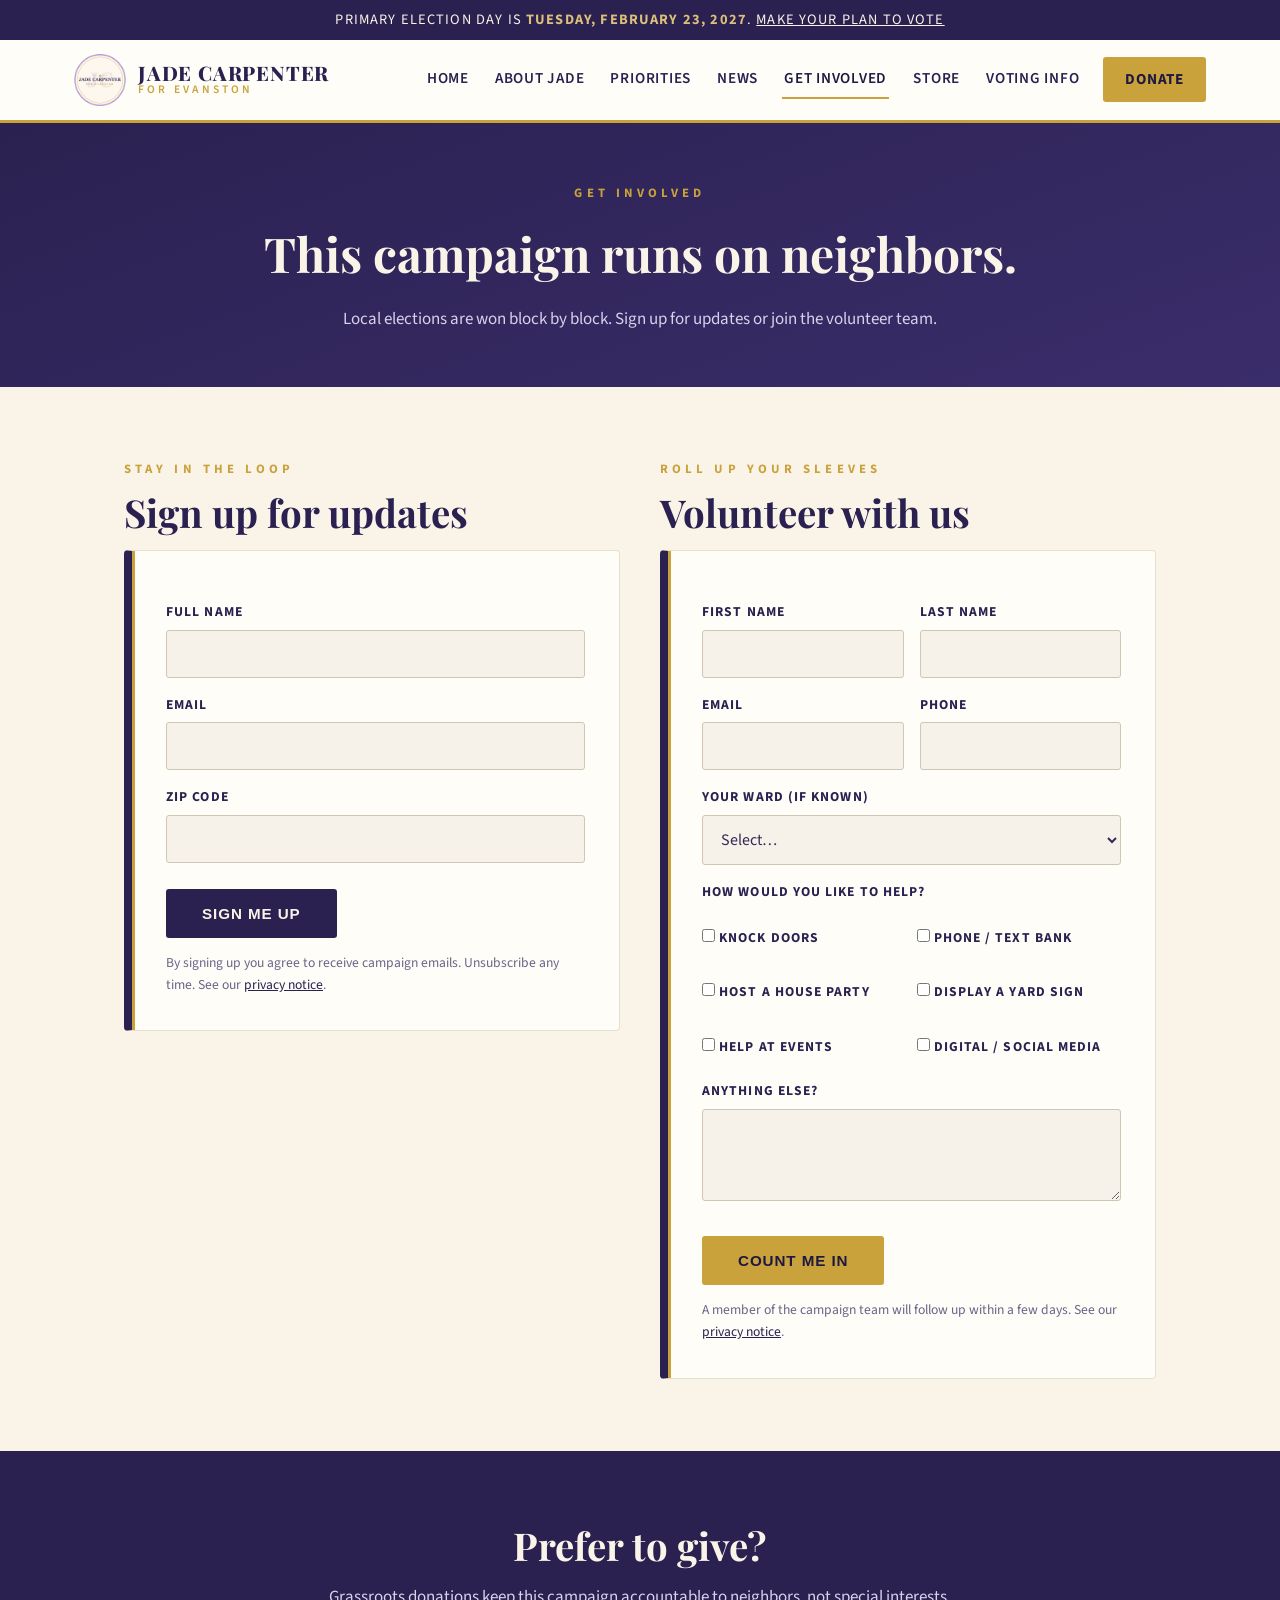
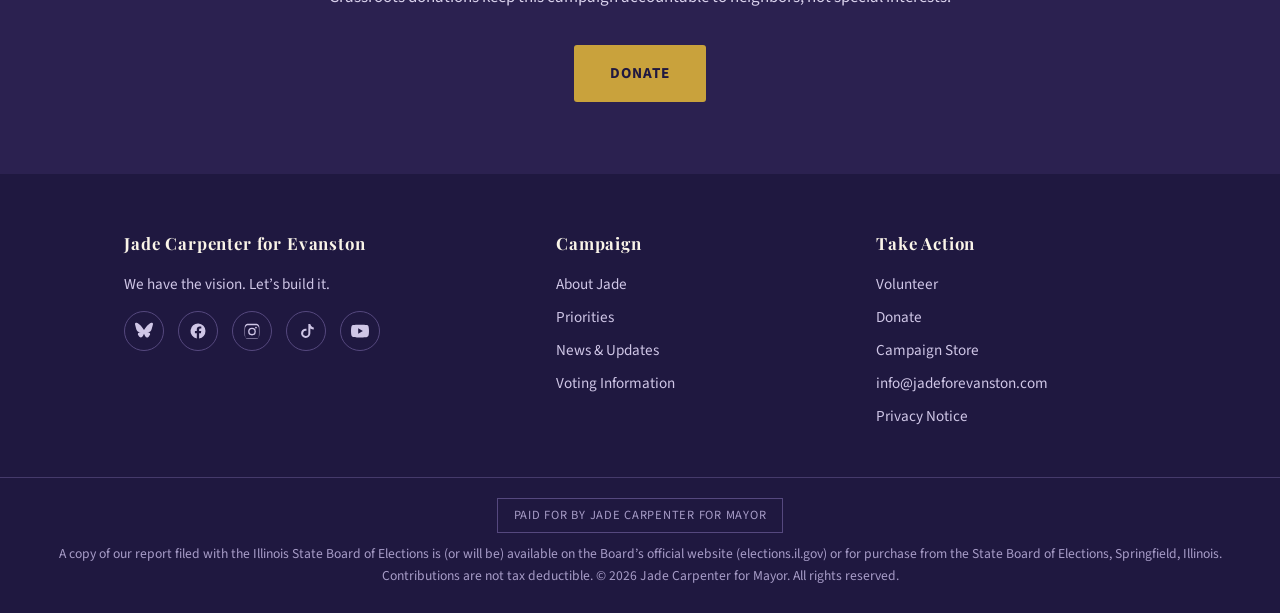
<file: volunteer.html>
<!DOCTYPE html>
<html lang="en">
<head>
<meta charset="UTF-8">
<meta name="viewport" content="width=device-width, initial-scale=1.0">
<title>Get Involved | Jade Carpenter for Evanston Mayor</title>
<meta name="description" content="Volunteer or sign up for updates from the Jade Carpenter for Evanston Mayor campaign.">
<link rel="preconnect" href="https://fonts.googleapis.com">
<link href="https://fonts.googleapis.com/css2?family=Playfair+Display:wght@600;700;800&family=Source+Sans+3:wght@400;600;700&display=swap" rel="stylesheet">
<link rel="stylesheet" href="css/style.css?v=4">
<link rel="icon" type="image/png" href="assets/emblem-circle-v1.png">
  <link rel="canonical" href="https://jadeforevanston.com/volunteer.html">
  <link rel="icon" href="favicon.ico" sizes="any">
  <link rel="icon" href="assets/favicon-256.png" type="image/png">
  <meta property="og:type" content="website">
  <meta property="og:site_name" content="Jade Carpenter for Mayor">
  <meta property="og:title" content="Get Involved | Jade Carpenter for Evanston">
  <meta property="og:description" content="Knock doors, make calls, host a coffee. Join the campaign.">
  <meta property="og:url" content="https://jadeforevanston.com/volunteer.html">
  <meta property="og:image" content="https://jadeforevanston.com/assets/og-card-v3.png">
  <meta property="og:image:width" content="1200">
  <meta property="og:image:height" content="630">
  <meta name="twitter:card" content="summary_large_image">
  <meta name="twitter:title" content="Get Involved | Jade Carpenter for Evanston">
  <meta name="twitter:description" content="Knock doors, make calls, host a coffee. Join the campaign.">
  <meta name="twitter:image" content="https://jadeforevanston.com/assets/og-card-v3.png">
<noscript><style>
  /* JS off: no way to open the menu, so show the plain nav and hide the button. */
  @media (max-width: 860px) {
    nav.main { max-height: none; opacity: 1; visibility: visible; overflow: visible; }
    .navtoggle { display: none; }
  }
</style></noscript>
</head>
<body>

<div class="announce">Primary Election Day is <strong>Tuesday, February 23, 2027</strong>. <a href="vote.html" style="color:inherit">Make your plan to vote</a></div>

<header class="site">
  <div class="navwrap">
    <a class="brand" href="index.html">
      <img src="assets/emblem-circle-v1.png" alt="Jade Carpenter for Evanston campaign emblem">
      <span class="brand-text">
        <span class="brand-name">Jade Carpenter</span>
        <span class="brand-sub">For Evanston</span>
      </span>
    </a>
    <button class="navtoggle" id="navtoggle" type="button" aria-label="Open menu" aria-expanded="false" aria-controls="mainnav"><span></span><span></span><span></span></button>
    <nav class="main" id="mainnav" aria-label="Main navigation">
      <a href="index.html">Home</a>
      <a href="about.html">About Jade</a>
      <a href="issues.html">Priorities</a>
      <a href="news.html">News</a>
      <a href="volunteer.html" class="active">Get Involved</a>
      <a href="store.html">Store</a>
      <a href="vote.html">Voting Info</a>
      <a class="donate" href="https://secure.actblue.com/donate/jade-carpenter-1" target="_blank" rel="noopener">Donate</a>
    </nav>
  </div>
</header>

<main>

<div class="page-hero">
  <div class="kicker">Get Involved</div>
  <h1>This campaign runs on neighbors.</h1>
  <p>Local elections are won block by block. Sign up for updates or join the volunteer team.</p>
</div>

<section class="band cream" id="signup">
  <div class="container grid-2" style="align-items:start;">
    <div class="col-updates">
      <div class="kicker">Stay in the Loop</div>
      <h2 class="section-title">Sign up for updates</h2>
      <form class="campaign" id="signup-form" data-form="signup">
        <label for="s-name">Full Name</label>
        <input type="text" id="s-name" name="name" autocomplete="name" required>
        <label for="s-email">Email</label>
        <input type="email" id="s-email" name="email" autocomplete="email" required>
        <label for="s-zip">ZIP Code</label>
        <input type="text" id="s-zip" name="zip" inputmode="numeric" autocomplete="postal-code" required>
        <div class="hp" aria-hidden="true">
          <label for="s-website">Website</label>
          <input type="text" id="s-website" name="website" tabindex="-1" autocomplete="off">
        </div>
        <noscript>
          <p class="form-note"><strong>JavaScript is off.</strong> Email us instead: <a href="mailto:info@jadeforevanston.com">info@jadeforevanston.com</a></p>
        </noscript>
        <button class="btn btn-ink" type="submit">Sign Me Up</button>
        <p class="form-note">By signing up you agree to receive campaign emails. Unsubscribe any time. See our <a href="privacy.html">privacy notice</a>.</p>
      </form>
    </div>
    <div class="col-volunteer">
      <div class="kicker">Roll Up Your Sleeves</div>
      <h2 class="section-title">Volunteer with us</h2>
      <form class="campaign" id="volunteer" data-form="volunteer">
        <div class="row">
          <div><label for="v-first">First Name</label><input type="text" id="v-first" name="first" required></div>
          <div><label for="v-last">Last Name</label><input type="text" id="v-last" name="last" required></div>
        </div>
        <div class="row">
          <div><label for="v-email">Email</label><input type="email" id="v-email" name="email" required></div>
          <div><label for="v-phone">Phone</label><input type="tel" id="v-phone" name="phone"></div>
        </div>
        <label for="v-ward">Your Ward (if known)</label>
        <select id="v-ward" name="ward">
          <option value="">Select&hellip;</option>
          <option>1st Ward</option><option>2nd Ward</option><option>3rd Ward</option>
          <option>4th Ward</option><option>5th Ward</option><option>6th Ward</option>
          <option>7th Ward</option><option>8th Ward</option><option>9th Ward</option>
          <option>Not sure / outside Evanston</option>
        </select>
        <label>How would you like to help?</label>
        <div class="checks">
          <label><input type="checkbox" name="help" value="doors"> Knock doors</label>
          <label><input type="checkbox" name="help" value="phones"> Phone / text bank</label>
          <label><input type="checkbox" name="help" value="host"> Host a house party</label>
          <label><input type="checkbox" name="help" value="yard"> Display a yard sign</label>
          <label><input type="checkbox" name="help" value="events"> Help at events</label>
          <label><input type="checkbox" name="help" value="digital"> Digital / social media</label>
        </div>
        <label for="v-notes">Anything else?</label>
        <textarea id="v-notes" name="notes" rows="3"></textarea>
        <div class="hp" aria-hidden="true">
          <label for="v-website">Website</label>
          <input type="text" id="v-website" name="website" tabindex="-1" autocomplete="off">
        </div>
        <noscript>
          <p class="form-note"><strong>JavaScript is off.</strong> Email us instead: <a href="mailto:info@jadeforevanston.com">info@jadeforevanston.com</a></p>
        </noscript>
        <button class="btn btn-gold" type="submit">Count Me In</button>
        <p class="form-note">A member of the campaign team will follow up within a few days. See our <a href="privacy.html">privacy notice</a>.</p>
      </form>
    </div>
  </div>
</section>

<section class="band ink">
  <div class="container center">
    <h2 class="section-title">Prefer to give?</h2>
    <p style="color:#d9d1ec;">Grassroots donations keep this campaign accountable to neighbors, not special interests.</p>
    <a class="btn btn-gold mt-3" href="https://secure.actblue.com/donate/jade-carpenter-1" target="_blank" rel="noopener">Donate</a>
  </div>
</section>

</main>

<footer class="site">
  <div class="container cols">
    <div>
      <h4>Jade Carpenter for Evanston</h4>
      <p>We have the vision. Let&rsquo;s build it.</p>
      <div class="social-row">
        <a href="https://bsky.app/profile/jadeforevanston.bsky.social" aria-label="Bluesky" target="_blank" rel="noopener"><svg viewBox="0 0 24 24"><path d="M12 10.8c-1.1-2.2-4.1-6.3-6.9-8.3C2.4.6 1.4.9.7 1.2 0 1.6-.2 2.7.1 3.4c.2.7 1.4 6 2.3 7.7 1.1 2.2 3.2 2.9 5.2 2.7-3 .4-5.6 1.5-2.2 5.4 3.8 4 5.2-.9 6.6-3.5 1.4 2.6 2.9 7.6 6.5 3.5 3.5-3.9.9-5-2.1-5.4 2 .2 4.1-.5 5.2-2.7.9-1.7 2.1-7 2.3-7.7.3-.7.1-1.8-.6-2.2-.7-.3-1.7-.6-4.4 1.3-2.8 2-5.8 6.1-6.9 8.3z"/></svg></a>
        <a href="https://www.facebook.com/JadeForEvanston" aria-label="Facebook" target="_blank" rel="noopener"><svg viewBox="0 0 24 24"><path d="M22 12a10 10 0 1 0-11.6 9.9v-7H7.9V12h2.5V9.8c0-2.5 1.5-3.9 3.8-3.9 1.1 0 2.2.2 2.2.2v2.5h-1.3c-1.2 0-1.6.8-1.6 1.6V12h2.8l-.4 2.9h-2.4v7A10 10 0 0 0 22 12z"/></svg></a>
        <a href="https://www.instagram.com/jadeforevanston" aria-label="Instagram" target="_blank" rel="noopener"><svg viewBox="0 0 24 24"><path d="M12 2.2c3.2 0 3.6 0 4.8.1 1.2.1 1.9.2 2.3.4.6.2 1 .5 1.4.9.4.4.7.8.9 1.4.2.4.4 1.1.4 2.3.1 1.3.1 1.6.1 4.8s0 3.6-.1 4.8c-.1 1.2-.2 1.9-.4 2.3-.2.6-.5 1-.9 1.4-.4.4-.8.7-1.4.9-.4.2-1.1.4-2.3.4-1.3.1-1.6.1-4.8.1s-3.6 0-4.8-.1c-1.2-.1-1.9-.2-2.3-.4-.6-.2-1-.5-1.4-.9-.4-.4-.7-.8-.9-1.4-.2-.4-.4-1.1-.4-2.3-.1-1.3-.1-1.6-.1-4.8s0-3.6.1-4.8c.1-1.2.2-1.9.4-2.3.2-.6.5-1 .9-1.4.4-.4.8-.7 1.4-.9.4-.2 1.1-.4 2.3-.4 1.3-.1 1.6-.1 4.8-.1zm0 2c-3.1 0-3.5 0-4.7.1-1.1.1-1.7.2-2.1.4-.5.2-.9.4-1.2.8-.4.4-.6.7-.8 1.2-.2.4-.3 1-.4 2.1-.1 1.2-.1 1.6-.1 4.7s0 3.5.1 4.7c.1 1.1.2 1.7.4 2.1.2.5.4.9.8 1.2.4.4.7.6 1.2.8.4.2 1 .3 2.1.4 1.2.1 1.6.1 4.7.1s3.5 0 4.7-.1c1.1-.1 1.7-.2 2.1-.4.5-.2.9-.4 1.2-.8.4-.4.6-.7.8-1.2.2-.4.3-1 .4-2.1.1-1.2.1-1.6.1-4.7s0-3.5-.1-4.7c-.1-1.1-.2-1.7-.4-2.1-.2-.5-.4-.9-.8-1.2-.4-.4-.7-.6-1.2-.8-.4-.2-1-.3-2.1-.4-1.2-.1-1.6-.1-4.7-.1zm0 3.4a5.1 5.1 0 1 1 0 10.3 5.1 5.1 0 0 1 0-10.3zm0 8.5a3.3 3.3 0 1 0 0-6.7 3.3 3.3 0 0 0 0 6.7zm6.5-8.7a1.2 1.2 0 1 1-2.4 0 1.2 1.2 0 0 1 2.4 0z"/></svg></a>
        <a href="https://www.tiktok.com/@jadeforevanston" aria-label="TikTok" target="_blank" rel="noopener"><svg viewBox="0 0 24 24"><path d="M16.6 2h3.1c.2 1.2.8 2.9 2.2 4 .9.8 2 1.3 3.1 1.5v3.2c-1.9-.1-3.7-.7-5.3-1.8v7.6a7.2 7.2 0 1 1-7.2-7.2c.4 0 .8 0 1.2.1v3.3a4 4 0 1 0 2.9 3.8V2z" transform="scale(0.86) translate(1,1)"/></svg></a>
        <a href="https://www.youtube.com/@jadeforevanston" aria-label="YouTube" target="_blank" rel="noopener"><svg viewBox="0 0 24 24"><path d="M23.5 6.2a3 3 0 0 0-2.1-2.1C19.5 3.5 12 3.5 12 3.5s-7.5 0-9.4.6A3 3 0 0 0 .5 6.2 31.3 31.3 0 0 0 0 12c0 2 .2 3.9.5 5.8a3 3 0 0 0 2.1 2.1c1.9.6 9.4.6 9.4.6s7.5 0 9.4-.6a3 3 0 0 0 2.1-2.1c.3-1.9.5-3.8.5-5.8 0-2-.2-3.9-.5-5.8zM9.6 15.6V8.4L15.8 12l-6.2 3.6z"/></svg></a>
      </div>
    </div>
    <div>
      <h4>Campaign</h4>
      <ul>
        <li><a href="about.html">About Jade</a></li>
        <li><a href="issues.html">Priorities</a></li>
        <li><a href="news.html">News &amp; Updates</a></li>
        <li><a href="vote.html">Voting Information</a></li>
      </ul>
    </div>
    <div>
      <h4>Take Action</h4>
      <ul>
        <li><a href="volunteer.html">Volunteer</a></li>
        <li><a href="https://secure.actblue.com/donate/jade-carpenter-1" target="_blank" rel="noopener">Donate</a></li>
        <li><a href="store.html">Campaign Store</a></li>
        <li><a href="mailto:info@jadeforevanston.com">info@jadeforevanston.com</a></li>
        <li><a href="privacy.html">Privacy Notice</a></li>
      </ul>
    </div>
  </div>
  <div class="disclaimer">
    <span class="paidfor">Paid for by Jade Carpenter for Mayor</span><br>
    A copy of our report filed with the Illinois State Board of Elections is (or will be) available on the Board&rsquo;s official website (elections.il.gov) or for purchase from the State Board of Elections, Springfield, Illinois.<br>
    Contributions are not tax deductible. &copy; 2026 Jade Carpenter for Mayor. All rights reserved.
  </div>
</footer>

<script>
  // Paste the Apps Script web-app URL here after deploying forms-backend/Code.gs.
  // Until it is set, forms fall back to a mailto: so nothing is lost.
  window.JFE_FORM_ENDPOINT = "https://script.google.com/macros/s/AKfycbyXMtHZv6s1z6GhIxv_B_eHOmpEYIFN8u_Z2pUhIgQexZGijLFKXesmB3c7UzVXnwpVWg/exec";
</script>
<script src="assets/attrib.js?v=4" defer></script>
<script src="assets/forms.js?v=4" defer></script>
<script src="assets/nav.js?v=4" defer></script>
</body>
</html>
</file>
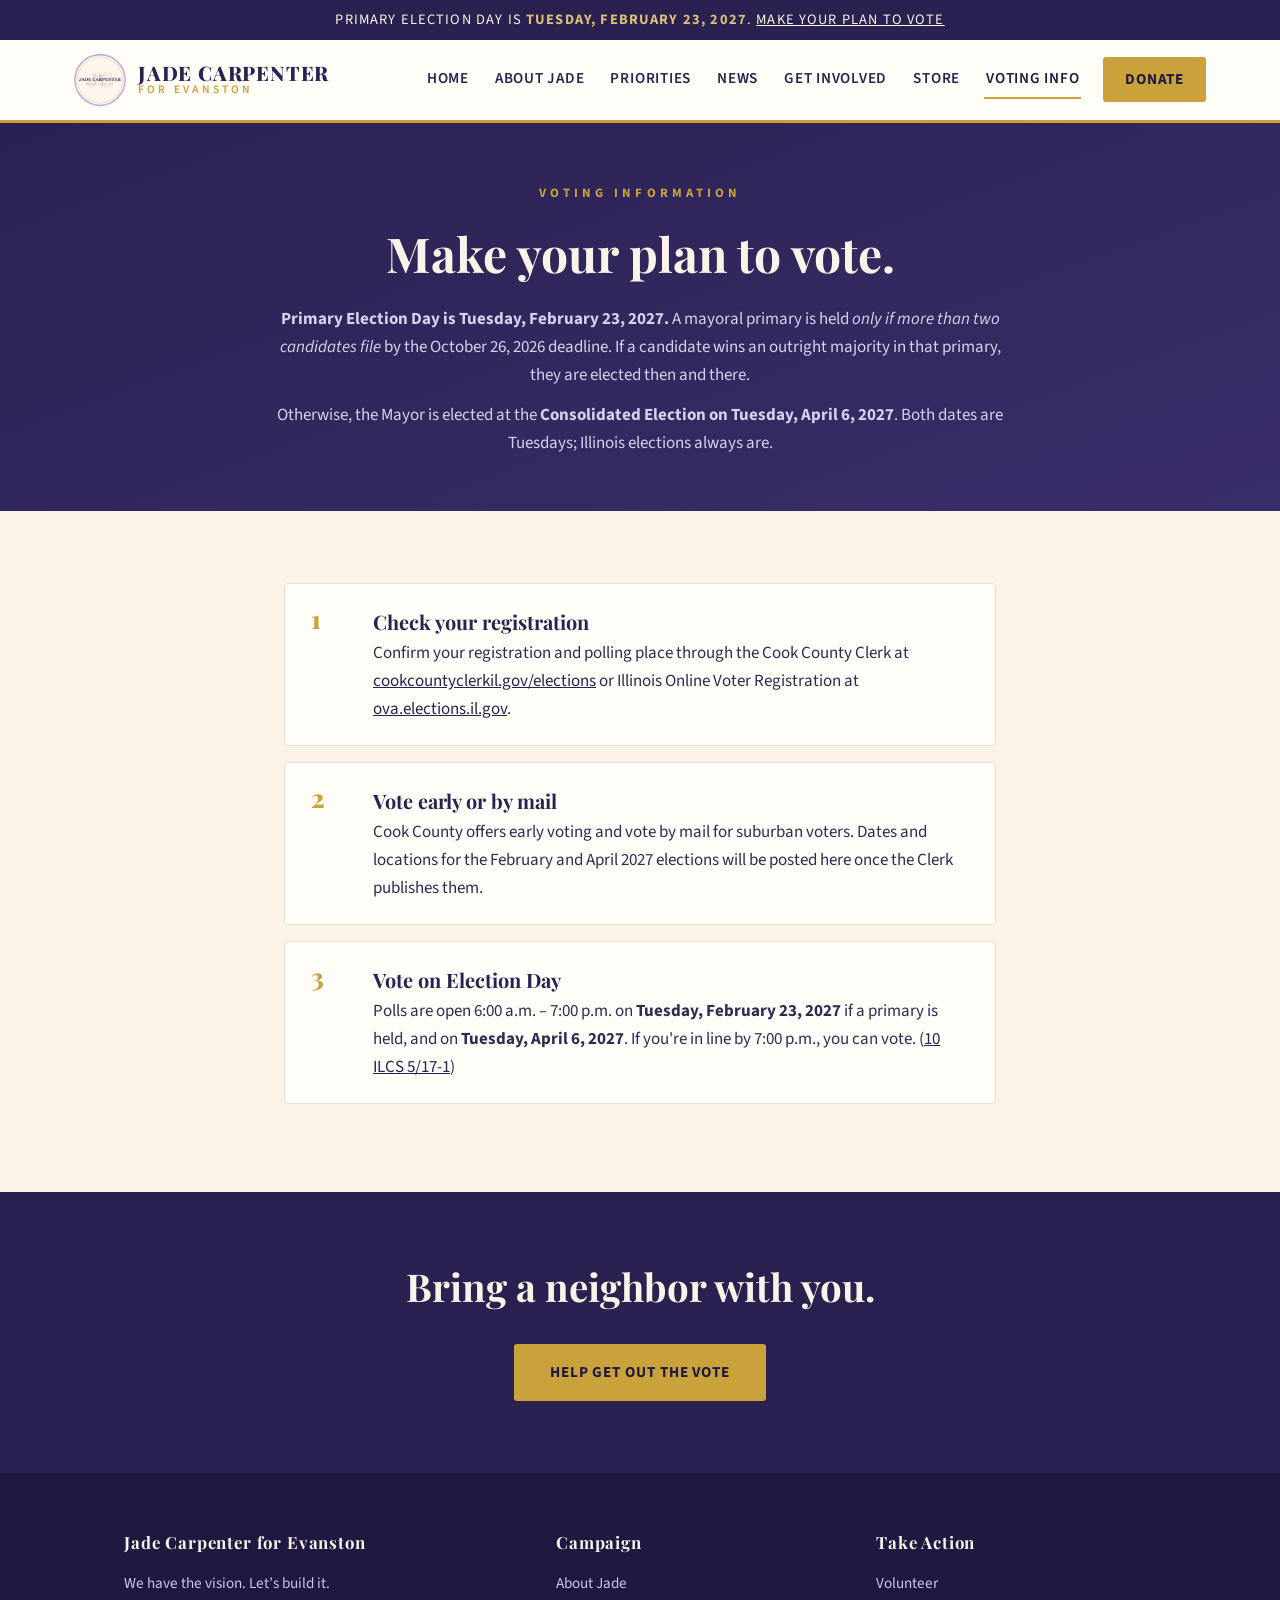
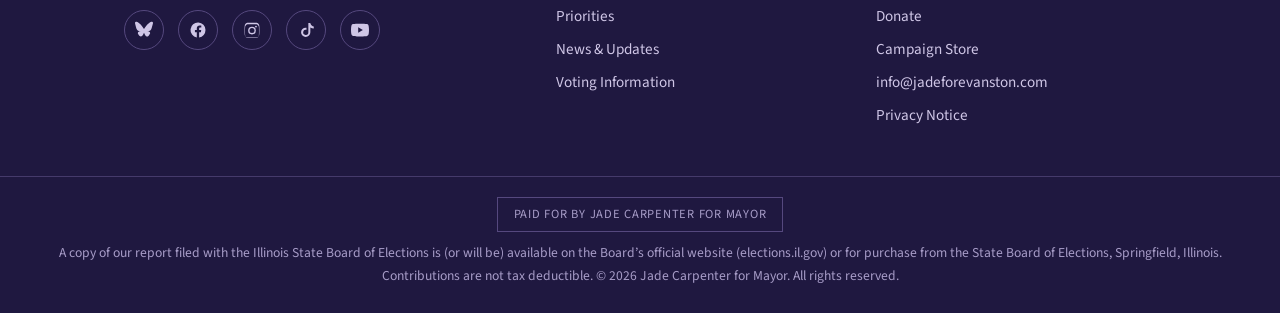
<file: vote.html>
<!DOCTYPE html>
<html lang="en">
<head>
<meta charset="UTF-8">
<meta name="viewport" content="width=device-width, initial-scale=1.0">
<title>Voting Information | Jade Carpenter for Evanston Mayor</title>
<meta name="description" content="How to vote in Evanston's mayoral election on February 23, 2027: registration, early voting, and vote by mail.">
<link rel="preconnect" href="https://fonts.googleapis.com">
<link href="https://fonts.googleapis.com/css2?family=Playfair+Display:wght@600;700;800&family=Source+Sans+3:wght@400;600;700&display=swap" rel="stylesheet">
<link rel="stylesheet" href="css/style.css?v=4">
<link rel="icon" type="image/png" href="assets/emblem-circle-v1.png">
  <link rel="canonical" href="https://jadeforevanston.com/vote.html">
  <link rel="icon" href="favicon.ico" sizes="any">
  <link rel="icon" href="assets/favicon-256.png" type="image/png">
  <meta property="og:type" content="website">
  <meta property="og:site_name" content="Jade Carpenter for Mayor">
  <meta property="og:title" content="Voting Information | Jade Carpenter for Evanston">
  <meta property="og:description" content="Primary Feb. 23, 2027. Election Tuesday, April 6, 2027.">
  <meta property="og:url" content="https://jadeforevanston.com/vote.html">
  <meta property="og:image" content="https://jadeforevanston.com/assets/og-card-v3.png">
  <meta property="og:image:width" content="1200">
  <meta property="og:image:height" content="630">
  <meta name="twitter:card" content="summary_large_image">
  <meta name="twitter:title" content="Voting Information | Jade Carpenter for Evanston">
  <meta name="twitter:description" content="Primary Feb. 23, 2027. Election Tuesday, April 6, 2027.">
  <meta name="twitter:image" content="https://jadeforevanston.com/assets/og-card-v3.png">
<noscript><style>
  /* JS off: no way to open the menu, so show the plain nav and hide the button. */
  @media (max-width: 860px) {
    nav.main { max-height: none; opacity: 1; visibility: visible; overflow: visible; }
    .navtoggle { display: none; }
  }
</style></noscript>
</head>
<body>

<div class="announce">Primary Election Day is <strong>Tuesday, February 23, 2027</strong>. <a href="vote.html" style="color:inherit">Make your plan to vote</a></div>

<header class="site">
  <div class="navwrap">
    <a class="brand" href="index.html">
      <img src="assets/emblem-circle-v1.png" alt="Jade Carpenter for Evanston campaign emblem">
      <span class="brand-text">
        <span class="brand-name">Jade Carpenter</span>
        <span class="brand-sub">For Evanston</span>
      </span>
    </a>
    <button class="navtoggle" id="navtoggle" type="button" aria-label="Open menu" aria-expanded="false" aria-controls="mainnav"><span></span><span></span><span></span></button>
    <nav class="main" id="mainnav" aria-label="Main navigation">
      <a href="index.html">Home</a>
      <a href="about.html">About Jade</a>
      <a href="issues.html">Priorities</a>
      <a href="news.html">News</a>
      <a href="volunteer.html">Get Involved</a>
      <a href="store.html">Store</a>
      <a href="vote.html" class="active">Voting Info</a>
      <a class="donate" href="https://secure.actblue.com/donate/jade-carpenter-1" target="_blank" rel="noopener">Donate</a>
    </nav>
  </div>
</header>

<main>

<div class="page-hero">
  <div class="kicker">Voting Information</div>
  <h1>Make your plan to vote.</h1>
  <p><strong>Primary Election Day is Tuesday, February 23, 2027.</strong> A mayoral primary is held
     <em>only if more than two candidates file</em> by the October 26, 2026 deadline. If a candidate wins
     an outright majority in that primary, they are elected then and there.</p>
  <p>Otherwise, the Mayor is elected at the <strong>Consolidated Election on Tuesday, April 6, 2027</strong>.
     Both dates are Tuesdays; Illinois elections always are.</p>
</div>

<section class="band cream">
  <div class="container narrow">
    <div class="vote-fact"><div class="num">1</div><div><h3 style="font-family:var(--serif); color:var(--ink);">Check your registration</h3><p>Confirm your registration and polling place through the Cook County Clerk at <a href="https://www.cookcountyclerkil.gov/elections" target="_blank" rel="noopener">cookcountyclerkil.gov/elections</a> or Illinois Online Voter Registration at <a href="https://ova.elections.il.gov" target="_blank" rel="noopener">ova.elections.il.gov</a>.</p></div></div>
    <div class="vote-fact"><div class="num">2</div><div><h3 style="font-family:var(--serif); color:var(--ink);">Vote early or by mail</h3><p>Cook County offers early voting and vote by mail for suburban voters. Dates and locations for the February and April 2027 elections will be posted here once the Clerk publishes them.</p></div></div>
    <div class="vote-fact"><div class="num">3</div><div><h3 style="font-family:var(--serif); color:var(--ink);">Vote on Election Day</h3><p>Polls are open 6:00 a.m. &ndash; 7:00 p.m. on <strong>Tuesday, February 23, 2027</strong> if a primary is held, and on <strong>Tuesday, April 6, 2027</strong>. If you're in line by 7:00 p.m., you can vote. (<a href="https://www.ilga.gov/legislation/ilcs/ilcs4.asp?ActID=170&amp;ChapterID=3" target="_blank" rel="noopener">10 ILCS 5/17-1</a>)</p></div></div>
  </div>
</section>

<section class="band ink">
  <div class="container center">
    <h2 class="section-title">Bring a neighbor with you.</h2>
    <a class="btn btn-gold mt-2" href="volunteer.html">Help get out the vote</a>
  </div>
</section>

</main>

<footer class="site">
  <div class="container cols">
    <div>
      <h4>Jade Carpenter for Evanston</h4>
      <p>We have the vision. Let&rsquo;s build it.</p>
      <div class="social-row">
        <a href="https://bsky.app/profile/jadeforevanston.bsky.social" aria-label="Bluesky" target="_blank" rel="noopener"><svg viewBox="0 0 24 24"><path d="M12 10.8c-1.1-2.2-4.1-6.3-6.9-8.3C2.4.6 1.4.9.7 1.2 0 1.6-.2 2.7.1 3.4c.2.7 1.4 6 2.3 7.7 1.1 2.2 3.2 2.9 5.2 2.7-3 .4-5.6 1.5-2.2 5.4 3.8 4 5.2-.9 6.6-3.5 1.4 2.6 2.9 7.6 6.5 3.5 3.5-3.9.9-5-2.1-5.4 2 .2 4.1-.5 5.2-2.7.9-1.7 2.1-7 2.3-7.7.3-.7.1-1.8-.6-2.2-.7-.3-1.7-.6-4.4 1.3-2.8 2-5.8 6.1-6.9 8.3z"/></svg></a>
        <a href="https://www.facebook.com/JadeForEvanston" aria-label="Facebook" target="_blank" rel="noopener"><svg viewBox="0 0 24 24"><path d="M22 12a10 10 0 1 0-11.6 9.9v-7H7.9V12h2.5V9.8c0-2.5 1.5-3.9 3.8-3.9 1.1 0 2.2.2 2.2.2v2.5h-1.3c-1.2 0-1.6.8-1.6 1.6V12h2.8l-.4 2.9h-2.4v7A10 10 0 0 0 22 12z"/></svg></a>
        <a href="https://www.instagram.com/jadeforevanston" aria-label="Instagram" target="_blank" rel="noopener"><svg viewBox="0 0 24 24"><path d="M12 2.2c3.2 0 3.6 0 4.8.1 1.2.1 1.9.2 2.3.4.6.2 1 .5 1.4.9.4.4.7.8.9 1.4.2.4.4 1.1.4 2.3.1 1.3.1 1.6.1 4.8s0 3.6-.1 4.8c-.1 1.2-.2 1.9-.4 2.3-.2.6-.5 1-.9 1.4-.4.4-.8.7-1.4.9-.4.2-1.1.4-2.3.4-1.3.1-1.6.1-4.8.1s-3.6 0-4.8-.1c-1.2-.1-1.9-.2-2.3-.4-.6-.2-1-.5-1.4-.9-.4-.4-.7-.8-.9-1.4-.2-.4-.4-1.1-.4-2.3-.1-1.3-.1-1.6-.1-4.8s0-3.6.1-4.8c.1-1.2.2-1.9.4-2.3.2-.6.5-1 .9-1.4.4-.4.8-.7 1.4-.9.4-.2 1.1-.4 2.3-.4 1.3-.1 1.6-.1 4.8-.1zm0 2c-3.1 0-3.5 0-4.7.1-1.1.1-1.7.2-2.1.4-.5.2-.9.4-1.2.8-.4.4-.6.7-.8 1.2-.2.4-.3 1-.4 2.1-.1 1.2-.1 1.6-.1 4.7s0 3.5.1 4.7c.1 1.1.2 1.7.4 2.1.2.5.4.9.8 1.2.4.4.7.6 1.2.8.4.2 1 .3 2.1.4 1.2.1 1.6.1 4.7.1s3.5 0 4.7-.1c1.1-.1 1.7-.2 2.1-.4.5-.2.9-.4 1.2-.8.4-.4.6-.7.8-1.2.2-.4.3-1 .4-2.1.1-1.2.1-1.6.1-4.7s0-3.5-.1-4.7c-.1-1.1-.2-1.7-.4-2.1-.2-.5-.4-.9-.8-1.2-.4-.4-.7-.6-1.2-.8-.4-.2-1-.3-2.1-.4-1.2-.1-1.6-.1-4.7-.1zm0 3.4a5.1 5.1 0 1 1 0 10.3 5.1 5.1 0 0 1 0-10.3zm0 8.5a3.3 3.3 0 1 0 0-6.7 3.3 3.3 0 0 0 0 6.7zm6.5-8.7a1.2 1.2 0 1 1-2.4 0 1.2 1.2 0 0 1 2.4 0z"/></svg></a>
        <a href="https://www.tiktok.com/@jadeforevanston" aria-label="TikTok" target="_blank" rel="noopener"><svg viewBox="0 0 24 24"><path d="M16.6 2h3.1c.2 1.2.8 2.9 2.2 4 .9.8 2 1.3 3.1 1.5v3.2c-1.9-.1-3.7-.7-5.3-1.8v7.6a7.2 7.2 0 1 1-7.2-7.2c.4 0 .8 0 1.2.1v3.3a4 4 0 1 0 2.9 3.8V2z" transform="scale(0.86) translate(1,1)"/></svg></a>
        <a href="https://www.youtube.com/@jadeforevanston" aria-label="YouTube" target="_blank" rel="noopener"><svg viewBox="0 0 24 24"><path d="M23.5 6.2a3 3 0 0 0-2.1-2.1C19.5 3.5 12 3.5 12 3.5s-7.5 0-9.4.6A3 3 0 0 0 .5 6.2 31.3 31.3 0 0 0 0 12c0 2 .2 3.9.5 5.8a3 3 0 0 0 2.1 2.1c1.9.6 9.4.6 9.4.6s7.5 0 9.4-.6a3 3 0 0 0 2.1-2.1c.3-1.9.5-3.8.5-5.8 0-2-.2-3.9-.5-5.8zM9.6 15.6V8.4L15.8 12l-6.2 3.6z"/></svg></a>
      </div>
    </div>
    <div>
      <h4>Campaign</h4>
      <ul>
        <li><a href="about.html">About Jade</a></li>
        <li><a href="issues.html">Priorities</a></li>
        <li><a href="news.html">News &amp; Updates</a></li>
        <li><a href="vote.html">Voting Information</a></li>
      </ul>
    </div>
    <div>
      <h4>Take Action</h4>
      <ul>
        <li><a href="volunteer.html">Volunteer</a></li>
        <li><a href="https://secure.actblue.com/donate/jade-carpenter-1" target="_blank" rel="noopener">Donate</a></li>
        <li><a href="store.html">Campaign Store</a></li>
        <li><a href="mailto:info@jadeforevanston.com">info@jadeforevanston.com</a></li>
        <li><a href="privacy.html">Privacy Notice</a></li>
      </ul>
    </div>
  </div>
  <div class="disclaimer">
    <span class="paidfor">Paid for by Jade Carpenter for Mayor</span><br>
    A copy of our report filed with the Illinois State Board of Elections is (or will be) available on the Board&rsquo;s official website (elections.il.gov) or for purchase from the State Board of Elections, Springfield, Illinois.<br>
    Contributions are not tax deductible. &copy; 2026 Jade Carpenter for Mayor. All rights reserved.
  </div>
</footer>

<script src="assets/attrib.js?v=4" defer></script>
<script src="assets/nav.js?v=4" defer></script>
</body>
</html>
</file>
<file: css/style.css>
/* ============================================================
   Jade Carpenter for Evanston: Campaign Site Stylesheet
   Palette drawn from campaign brand assets:
   plum/navy ink, antique gold, warm cream, soft lavender
   ============================================================ */

:root {
  --ink: #2b2150;          /* deep plum-navy (wordmark) */
  --ink-dark: #1f1840;
  --gold: #c9a23c;         /* antique gold (star + rules) */
  --gold-soft: #dcc07a;
  --cream: #faf4e8;        /* warm cream (emblem field) */
  --paper: #f6f2ea;        /* page background */
  --lavender: #a99bd1;     /* emblem ring */
  --lavender-soft: #e6e1f2;
  --white: #fffdf8;
  --text: #322a52;
  --muted: #6b6488;
  --serif: "Playfair Display", Georgia, "Times New Roman", serif;
  --sans: "Source Sans 3", "Segoe UI", Helvetica, Arial, sans-serif;
}

* { margin: 0; padding: 0; box-sizing: border-box; }

html { scroll-behavior: smooth; }

body {
  font-family: var(--sans);
  color: var(--text);
  background: var(--paper);
  line-height: 1.65;
  font-size: 17px;
}

img { max-width: 100%; display: block; }

a { color: var(--ink); }

.container { max-width: 1080px; margin: 0 auto; padding: 0 24px; }

/* ---------- Announcement bar ---------- */
.announce {
  background: var(--ink);
  color: var(--cream);
  text-align: center;
  font-size: 0.9rem;
  letter-spacing: 0.08em;
  padding: 8px 16px;
  text-transform: uppercase;
}
.announce strong { color: var(--gold-soft); }

/* ---------- Header / nav ---------- */
header.site {
  background: var(--white);
  border-bottom: 3px solid var(--gold);
  position: sticky;
  top: 0;
  z-index: 50;
}
.navwrap {
  display: flex;
  align-items: center;
  justify-content: space-between;
  gap: 16px;
  padding: 14px 24px;
  max-width: 1180px;
  margin: 0 auto;
}
.brand { display: flex; align-items: center; gap: 12px; text-decoration: none; }
.brand img { height: 52px; width: auto; }
.brand .brand-text { display: flex; flex-direction: column; line-height: 1.1; }
.brand .brand-name {
  font-family: var(--serif);
  font-weight: 800;
  font-size: 1.25rem;
  letter-spacing: 0.04em;
  color: var(--ink);
  text-transform: uppercase;
}
.brand .brand-sub {
  font-size: 0.72rem;
  letter-spacing: 0.28em;
  color: var(--gold);
  text-transform: uppercase;
  font-weight: 600;
}
nav.main { display: flex; align-items: center; gap: 22px; flex-wrap: wrap; }
nav.main a {
  text-decoration: none;
  color: var(--ink);
  font-weight: 600;
  font-size: 0.95rem;
  letter-spacing: 0.05em;
  text-transform: uppercase;
  padding: 6px 2px;
  border-bottom: 2px solid transparent;
}
nav.main a:hover { border-bottom-color: var(--gold); }
nav.main a.active { border-bottom-color: var(--gold); color: var(--ink-dark); }
nav.main a.donate {
  background: var(--gold);
  color: var(--ink-dark);
  padding: 10px 22px;
  border-radius: 3px;
  border-bottom: none;
  font-weight: 700;
}
nav.main a.donate:hover { background: var(--gold-soft); }

/* ---------- Mobile nav toggle ----------
   Hidden entirely on desktop; revealed below 860px. The menu collapses in CSS
   (not via JS) so there is no flash of an open nav on load. Visitors with JS
   disabled get the plain expanded nav via the <noscript> block in each page. */
.navtoggle {
  display: none;
  flex-direction: column;
  justify-content: center;
  gap: 5px;
  width: 44px;            /* 44px = comfortable tap target */
  height: 44px;
  padding: 10px;
  background: none;
  border: 0;
  border-radius: 3px;
  cursor: pointer;
}
.navtoggle span {
  display: block;
  width: 24px;
  height: 2px;
  background: var(--ink);
  border-radius: 2px;
  transition: transform .28s ease, opacity .2s ease;
}
.navtoggle:focus-visible { outline: 2px solid var(--ink); outline-offset: 2px; }
/* bars fold into an X when open (gap 5 + height 2 => 7px centre-to-centre) */
.navtoggle[aria-expanded="true"] span:nth-child(1) { transform: translateY(7px) rotate(45deg); }
.navtoggle[aria-expanded="true"] span:nth-child(2) { opacity: 0; }
.navtoggle[aria-expanded="true"] span:nth-child(3) { transform: translateY(-7px) rotate(-45deg); }

/* ---------- Buttons ---------- */
.btn {
  display: inline-block;
  text-decoration: none;
  font-weight: 700;
  letter-spacing: 0.06em;
  text-transform: uppercase;
  font-size: 0.95rem;
  padding: 14px 34px;
  border-radius: 3px;
  border: 2px solid transparent;
  cursor: pointer;
}
.btn-gold { background: var(--gold); color: var(--ink-dark); }
.btn-gold:hover { background: var(--gold-soft); }
.btn-ink { background: var(--ink); color: var(--cream); }
.btn-ink:hover { background: var(--ink-dark); }
.btn-outline { border-color: var(--cream); color: var(--cream); background: transparent; }
.btn-outline:hover { background: rgba(255,255,255,0.12); }
.btn-outline-ink { border-color: var(--ink); color: var(--ink); background: transparent; }
.btn-outline-ink:hover { background: var(--lavender-soft); }

/* ---------- Hero ---------- */
.hero {
  background: linear-gradient(160deg, var(--ink) 0%, #3a2d6b 60%, #4a3a82 100%);
  color: var(--cream);
  overflow: hidden;
  position: relative;
}
.hero-inner {
  display: grid;
  grid-template-columns: 1.15fr 0.85fr;
  gap: 40px;
  align-items: center;
  max-width: 1080px;
  margin: 0 auto;
  padding: 72px 24px 0;
}
.hero h1 {
  font-family: var(--serif);
  font-size: clamp(2.4rem, 5vw, 3.6rem);
  line-height: 1.08;
  letter-spacing: 0.01em;
  margin-bottom: 18px;
}
.hero h1 .gold { color: var(--gold-soft); }
.hero p.lead { font-size: 1.2rem; max-width: 34em; color: #e9e2f4; margin-bottom: 30px; }
.hero .cta-row { display: flex; gap: 14px; flex-wrap: wrap; margin-bottom: 48px; }
.hero-portrait { position: relative; padding: 40px 0 0; }
.hero-portrait img {
  border-radius: 6px 6px 0 0;
  box-shadow: 0 18px 50px rgba(0,0,0,0.35);
}
.star-rule {
  display: flex; align-items: center; gap: 14px;
  color: var(--gold); margin: 18px 0;
}
.star-rule::before, .star-rule::after {
  content: ""; height: 1px; width: 64px; background: var(--gold);
}
.hero .skyline { display: block; width: 100%; margin-top: -4px; }

/* ---------- Hero skyline + medallion portrait ---------- */
/* The sketch skyline is 2.03:1; a hero strip is ~12:1. It cannot span full width
   without being 700px tall and landing on the headline. Capped at 1100px and
   tucked behind the portrait.

   Two constraints, both found by rendering and measuring -- not by eye:
     1. The tower spire must clear the "Join the Team" button. That button is
        TRANSPARENT (.btn-outline), so the mast shows straight through it.
        Spire sits at 33.1% of the skyline's width.
     2. .hero has overflow:hidden -- the skyline must not extend past the hero,
        or its ground line and water get silently clipped.
   Re-run outputs/verify_hero.py after changing any of these numbers. */
.hero { padding-bottom: 0; }
.hero-inner { padding-top: 48px; padding-bottom: 0; position: relative; z-index: 1; }
.hero-portrait { padding-top: 8px; }
.hero-portrait img {
  max-width: 420px;
  margin: 0 auto;
  border-radius: 0;
  box-shadow: none;
  filter: drop-shadow(0 18px 40px rgba(0, 0, 0, 0.35));
}
.hero .hero-skyline {
  display: block;
  width: 100%;
  max-width: 1100px;
  height: auto;
  margin: -40px auto 0;
  position: relative;
  z-index: 0;
}


/* ---------- Sections ---------- */
section.band { padding: 72px 0; }
section.band.cream { background: var(--cream); }
section.band.white { background: var(--white); }
section.band.lavender { background: var(--lavender-soft); }
section.band.ink { background: var(--ink); color: var(--cream); }

.kicker {
  font-size: 0.8rem;
  letter-spacing: 0.32em;
  text-transform: uppercase;
  color: var(--gold);
  font-weight: 700;
  margin-bottom: 10px;
}
h2.section-title {
  font-family: var(--serif);
  font-size: clamp(1.7rem, 3.4vw, 2.4rem);
  color: var(--ink);
  margin-bottom: 16px;
  line-height: 1.15;
}
section.band.ink h2.section-title { color: var(--cream); }

.grid-3 { display: grid; grid-template-columns: repeat(3, 1fr); gap: 26px; margin-top: 36px; }
.grid-2 { display: grid; grid-template-columns: 1fr 1fr; gap: 40px; align-items: center; }

/* Odd card count: centre the last card instead of leaving a hole in the right column.
   Width matches a normal column: columns are (100% - 40px gap) / 2 = 50% - 20px.

   ⚠️ DORMANT AS OF 2026-07-16 — The Work Ahead grid currently holds FOUR planks
   (Listen first / Housing, done right / Balance, not division / A real partnership), so
   this rule does not fire. It is kept deliberately: the plank list changed twice in one
   day (Education was cut, Balance added back), and the next time it lands on an odd
   number the grid should degrade gracefully instead of showing a lopsided hole.
   The four planks deliberately match the door card and door hanger exactly, so a voter
   who takes a card at the door sees the same four things here. If you change the planks,
   change lit/door-card-6x8-*.svg and lit/door-hanger-4.25x11-*.svg in the same commit.

   ⚠️ Reset in the ≤860px block — there the grid is a single column and a half-width
   card would look broken. (Verified by forcing the breakpoint on: full-width, x-aligned.) */
.grid-2 > :last-child:nth-child(odd) {
  grid-column: 1 / -1;
  width: calc(50% - 20px);
  margin-inline: auto;
}

/* ---------- Brand edge ----------
   Mirrors the door card's left brand bar (lit/door-card-6x8-*.svg):
   ink #2b2150 outermost, gold #c9a23c inside it. The card is 26+10px
   at 300 DPI (2.6:1); scaled to 8px ink + 3px gold on screen.
   The gold band is an inset shadow because a border can only be one
   color; it paints from the inner border edge, i.e. x=8..11.
   Do not raise --edge-gold past --edge-ink; the ink must stay outermost. */
:root {
  --edge-ink: 8px;
  --edge-gold: 3px;
}
.card {
  background: var(--white);
  border: 1px solid #e8e0cf;
  border-radius: 4px;
  padding: 26px;
  border-left: var(--edge-ink) solid var(--ink);
  box-shadow: inset var(--edge-gold) 0 0 0 var(--gold);
}
.card h3 { font-family: var(--serif); color: var(--ink); font-size: 1.2rem; margin-bottom: 10px; }
.card p { font-size: 0.98rem; color: var(--muted); }

/* ---------- Issues list ---------- */
.issue {
  background: var(--white);
  border: 1px solid #e8e0cf;
  border-radius: 4px;
  padding: 26px 30px;
  margin-bottom: 18px;
  border-left: var(--edge-ink) solid var(--ink);
  box-shadow: inset var(--edge-gold) 0 0 0 var(--gold);
}
.issue h3 { font-family: var(--serif); color: var(--ink); font-size: 1.3rem; margin-bottom: 8px; }

/* ---------- News ---------- */
.news-item {
  background: var(--white);
  border: 1px solid #e8e0cf;
  border-radius: 4px;
  padding: 30px;
  margin-bottom: 22px;
  border-left: var(--edge-ink) solid var(--ink);
  box-shadow: inset var(--edge-gold) 0 0 0 var(--gold);
}
.news-item .date {
  font-size: 0.85rem; text-transform: uppercase; letter-spacing: 0.14em;
  color: var(--gold); font-weight: 700; margin-bottom: 6px;
}
.news-item h3 { font-family: var(--serif); color: var(--ink); font-size: 1.4rem; margin-bottom: 10px; }
.news-item .tag {
  display: inline-block; background: var(--lavender-soft); color: var(--ink);
  font-size: 0.75rem; font-weight: 700; letter-spacing: 0.1em; text-transform: uppercase;
  padding: 3px 10px; border-radius: 20px; margin-bottom: 12px;
}

/* ---------- Forms ---------- */
form.campaign {
  background: var(--white);
  border: 1px solid #e8e0cf;
  border-radius: 4px;
  padding: 34px;
  border-left: var(--edge-ink) solid var(--ink);
  box-shadow: inset var(--edge-gold) 0 0 0 var(--gold);
}
form.campaign .row { display: grid; grid-template-columns: 1fr 1fr; gap: 16px; }
form.campaign label {
  display: block; font-weight: 700; font-size: 0.85rem;
  text-transform: uppercase; letter-spacing: 0.08em;
  color: var(--ink); margin: 16px 0 6px;
}
form.campaign input[type="text"],
form.campaign input[type="email"],
form.campaign input[type="tel"],
form.campaign select,
form.campaign textarea {
  width: 100%; padding: 12px 14px;
  border: 1px solid #cfc7b4; border-radius: 3px;
  font-family: var(--sans); font-size: 1rem;
  background: var(--paper); color: var(--text);
}
form.campaign input:focus, form.campaign select:focus, form.campaign textarea:focus {
  outline: 2px solid var(--lavender); border-color: var(--lavender);
}
.checks { display: grid; grid-template-columns: 1fr 1fr; gap: 10px; margin-top: 8px; }
.checks label {
  display: flex; align-items: center; gap: 10px;
  font-weight: 500; text-transform: none; letter-spacing: 0;
  font-size: 0.98rem; margin: 0; color: var(--text);
}
form.campaign button { margin-top: 26px; }
.form-note { font-size: 0.85rem; color: var(--muted); margin-top: 14px; }

/* ---------- Store ---------- */
.product {
  background: var(--white);
  border: 1px solid #e8e0cf;
  border-radius: 4px;
  overflow: hidden;
  text-align: center;
  display: flex; flex-direction: column;
}
.product .thumb {
  background: var(--cream);
  display: flex; align-items: center; justify-content: center;
  height: 210px;
}
.product .thumb img { max-height: 160px; width: auto; }
.product .info { padding: 20px 20px 26px; flex: 1; display: flex; flex-direction: column; gap: 8px; }
.product h3 { font-family: var(--serif); color: var(--ink); font-size: 1.15rem; }
.product .price { color: var(--gold); font-weight: 700; font-size: 1.1rem; }
.product .btn { margin-top: auto; }

/* ---------- Vote info ---------- */
.vote-fact {
  display: flex; gap: 18px; align-items: flex-start;
  background: var(--white); border: 1px solid #e8e0cf;
  border-radius: 4px; padding: 22px 26px; margin-bottom: 16px;
}
.vote-fact .num {
  font-family: var(--serif); font-size: 1.6rem; font-weight: 800;
  color: var(--gold); line-height: 1; min-width: 44px;
}

/* ---------- Quote ---------- */
blockquote.pull {
  font-family: var(--serif);
  font-size: clamp(1.3rem, 2.6vw, 1.8rem);
  line-height: 1.4;
  color: var(--cream);
  max-width: 30em;
  margin: 0 auto;
  text-align: center;
}
blockquote.pull cite {
  display: block; font-family: var(--sans); font-style: normal;
  font-size: 0.9rem; letter-spacing: 0.2em; text-transform: uppercase;
  color: var(--gold-soft); margin-top: 18px;
}

/* ---------- Footer ---------- */
footer.site {
  background: var(--ink-dark);
  color: #cfc6e6;
  padding: 56px 0 0;
  font-size: 0.95rem;
}
footer.site .cols {
  display: grid; grid-template-columns: 1.4fr 1fr 1fr; gap: 40px;
  padding-bottom: 40px;
}
footer.site h4 {
  font-family: var(--serif); color: var(--cream);
  font-size: 1.05rem; margin-bottom: 14px; letter-spacing: 0.05em;
}
footer.site a { color: #cfc6e6; text-decoration: none; }
footer.site a:hover { color: var(--gold-soft); }
footer.site ul { list-style: none; }
footer.site li { margin-bottom: 8px; }
.social-row { display: flex; gap: 14px; margin-top: 14px; flex-wrap: wrap; }
.social-row a {
  display: inline-flex; align-items: center; justify-content: center;
  width: 40px; height: 40px; border: 1px solid #55487e; border-radius: 50%;
}
.social-row a:hover { border-color: var(--gold); }
.social-row svg { width: 18px; height: 18px; fill: #cfc6e6; }
.social-row a:hover svg { fill: var(--gold-soft); }

.disclaimer {
  border-top: 1px solid #453a6b;
  text-align: center;
  padding: 20px 24px 26px;
  font-size: 0.85rem;
  color: #a79cc7;
}
.disclaimer .paidfor {
  display: inline-block;
  border: 1px solid #55487e;
  padding: 6px 16px;
  letter-spacing: 0.06em;
  text-transform: uppercase;
  font-size: 0.78rem;
  margin-bottom: 10px;
}

/* ---------- Page hero (interior pages) ---------- */
.page-hero {
  background: linear-gradient(160deg, var(--ink) 0%, #3a2d6b 100%);
  color: var(--cream);
  padding: 60px 0 54px;
  text-align: center;
}
.page-hero h1 { font-family: var(--serif); font-size: clamp(2rem, 4.5vw, 3rem); }
.page-hero p { color: #d9d1ec; max-width: 44em; margin: 12px auto 0; }

/* ---------- Utility ---------- */
.center { text-align: center; }
.mt-2 { margin-top: 20px; }
.mt-3 { margin-top: 34px; }
.narrow { max-width: 760px; margin-left: auto; margin-right: auto; }

/* ---------- Responsive ---------- */
@media (max-width: 860px) {
  /* ---- hero (mobile): portrait sits under the headline, not under the CTAs ----
     `order` only reorders siblings, and the h1 lives inside .hero-copy while the
     portrait is its sibling. display:contents dissolves the wrapper so all five
     pieces become grid items that can be ordered independently. The wrapper is a
     plain div with no styles or semantics, so dissolving it costs nothing.
     gap must go to 0 here: the 40px grid gap would otherwise blow the headline,
     lead and buttons apart now that they're grid items rather than a text block. */
  .hero-inner { grid-template-columns: 1fr; padding-top: 48px; gap: 0; }
  .hero-copy { display: contents; }
  .hero-inner .kicker        { order: 1; }
  .hero-inner h1             { order: 2; }
  .hero-inner .hero-portrait { order: 3; padding-top: 0; margin: 6px auto 24px; }
  .hero-inner p.lead         { order: 4; }
  .hero-inner .cta-row       { order: 5; }

  .hero-portrait { max-width: 340px; margin: 0 auto; }
  .hero .hero-skyline { max-width: 100%; margin-top: -16px; }
  .hero-portrait img { max-width: 300px; }

  .grid-3 { grid-template-columns: 1fr; }
  .grid-2 { grid-template-columns: 1fr; }
  /* Single column here — undo the centred-orphan width or the last card renders
     at half width on phones. */
  .grid-2 > :last-child:nth-child(odd) { width: auto; margin-inline: 0; }
  footer.site .cols { grid-template-columns: 1fr; }
  form.campaign .row { grid-template-columns: 1fr; }
  .checks { grid-template-columns: 1fr; }

  /* ---- header: brand + hamburger share one row; nav drops beneath ---- */
  .navwrap { flex-wrap: wrap; padding: 10px 18px; }
.navtoggle { display: flex; }

nav.main {
    order: 3;
    flex-basis: 100%;
    width: 100%;
    flex-direction: column;
    align-items: stretch;
    gap: 0;
    max-height: 0;
    opacity: 0;
    visibility: hidden;          /* keeps closed links out of the tab order */
    overflow: hidden;
    transition: max-height .32s ease, opacity .24s ease, visibility 0s linear .32s;
  }
nav.main.open {
    max-height: 620px;
    opacity: 1;
    visibility: visible;
    transition: max-height .32s ease, opacity .24s ease, visibility 0s;
  }
nav.main a {
    font-size: 1rem;
    padding: 14px 4px;
    border-bottom: 1px solid rgba(43, 33, 80, .10);   /* hairline divider */
  }
nav.main a:hover { border-bottom-color: rgba(43, 33, 80, .10); }
  /* current page carries the campaign's gold edge, echoing the card treatment */
nav.main a.active {
    border-bottom-color: rgba(43, 33, 80, .10);
    border-left: 3px solid var(--gold);
    padding-left: 12px;
  }
nav.main a.donate {
    margin: 14px 0 6px;
    padding: 14px;
    text-align: center;
    border-bottom: none;
  }

  /* Candidate request (mobile only): volunteer form sits above sign-up. */
  .col-volunteer { order: -1; }
}


/* ---- forms ---- */
.hp { position:absolute; left:-9999px; width:1px; height:1px; overflow:hidden; }
.form-status { margin-top:10px; font-size:.92rem; }
.form-status[data-kind="ok"]   { color:#1f6b3a; font-weight:600; }
.form-status[data-kind="warn"] { color:#8a5a12; font-weight:600; }

/* ---- coming soon (v2: text is real text, not baked into a raster) ---- */
.coming-soon { background: var(--cream); padding-top: 56px; text-align: center; }
.coming-soon .cs-title {
  font-family: var(--serif);
  font-size: clamp(2.4rem, 5.2vw, 4.4rem);
  line-height: 1.05;
  color: var(--ink-dark);
  margin: 0 auto 22px;
}
.coming-soon .cs-title::after {
  content: ""; display: block; width: 240px; height: 3px;
  background: var(--lavender); margin: 22px auto 0;
}
.coming-soon img {
  display: block; width: 100%;
  max-width: 1691px;          /* never upscale past the source resolution */
  height: auto; margin: 0 auto;
}

/* banner sits flush on cream; the PNG background is now #faf4e8.
   width:100% preserves the footprint the old padded/bordered box occupied. */
/* Poster art on About: its background is already snapped to --cream, so it must
   sit flush on the cream band. A radius + drop shadow turned it into a floating
   card with a visible edge -- exactly what we removed from the home banner. */
.poster-flush { display:block; width:100%; height:auto; border:0; border-radius:0; box-shadow:none; background:none; }
.banner-flush { display:block; width:100%; height:auto; border:0; background:none; padding:0; }
</file>
